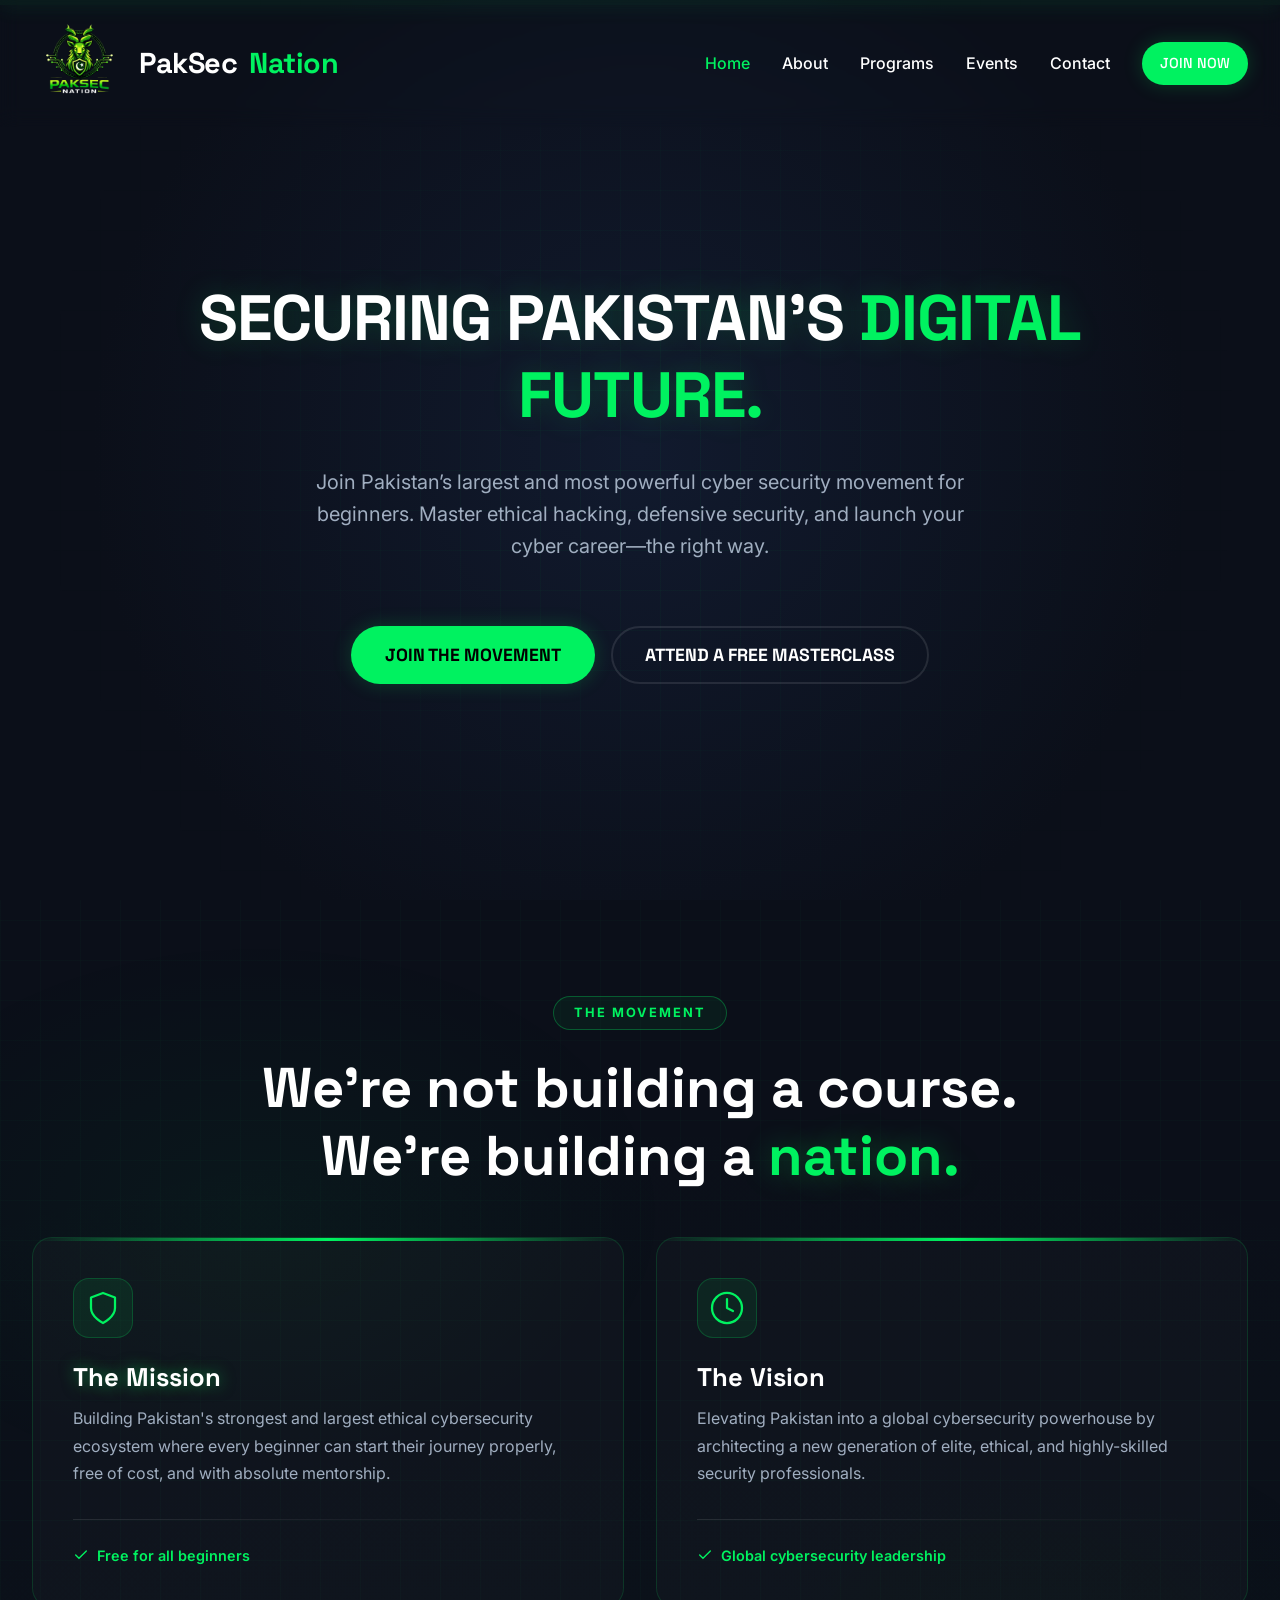
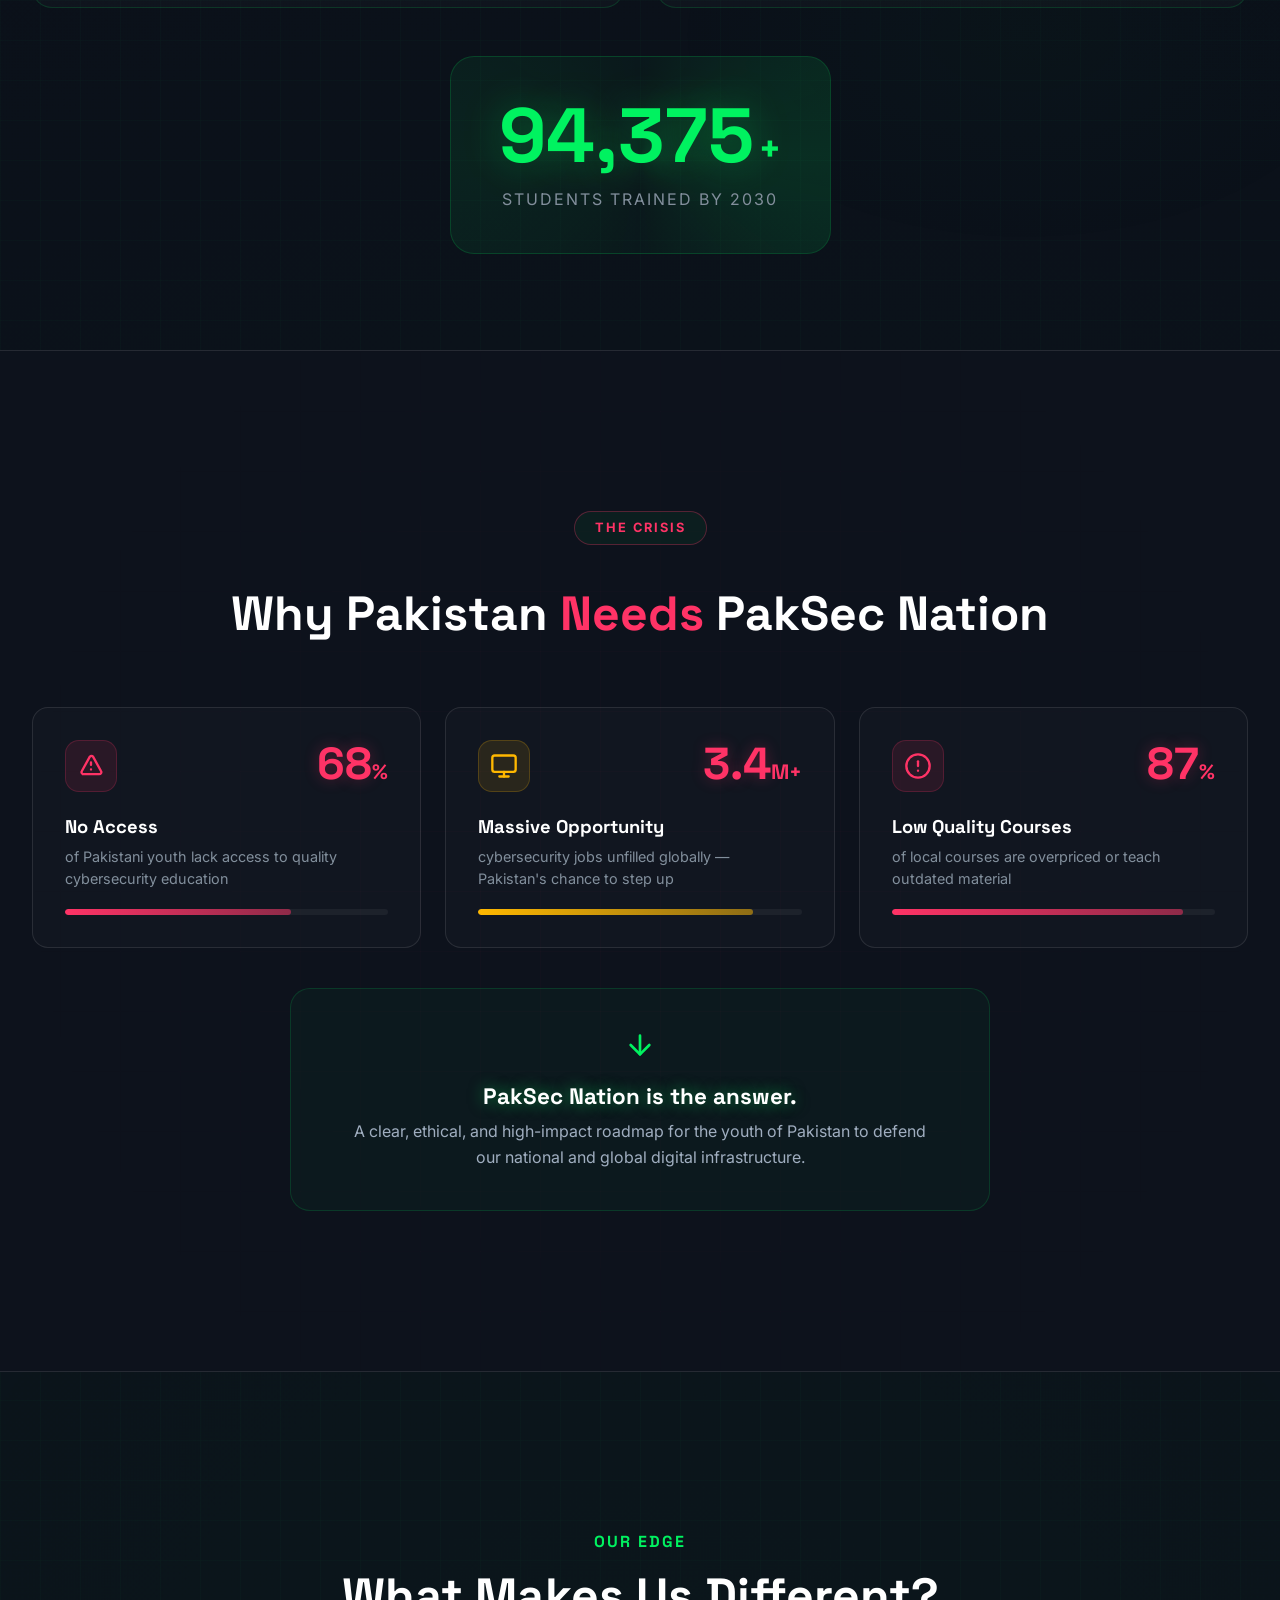
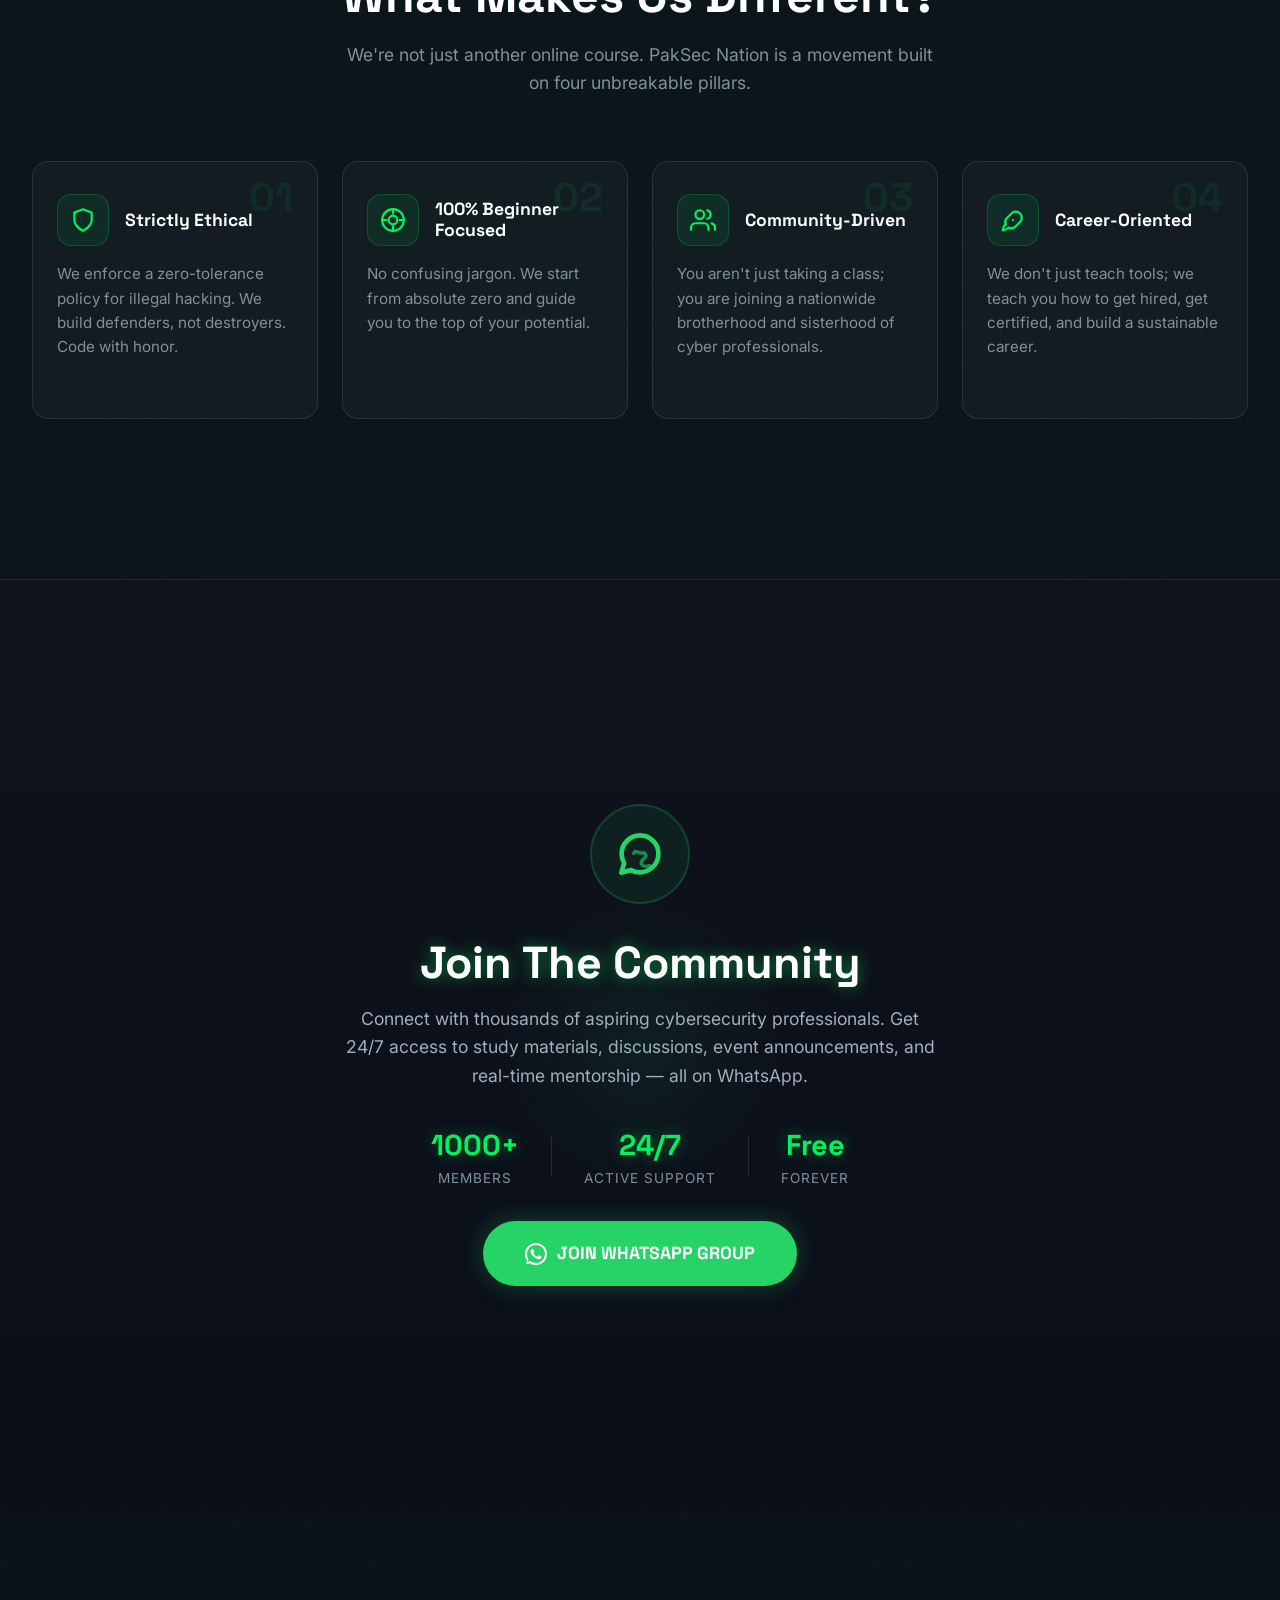
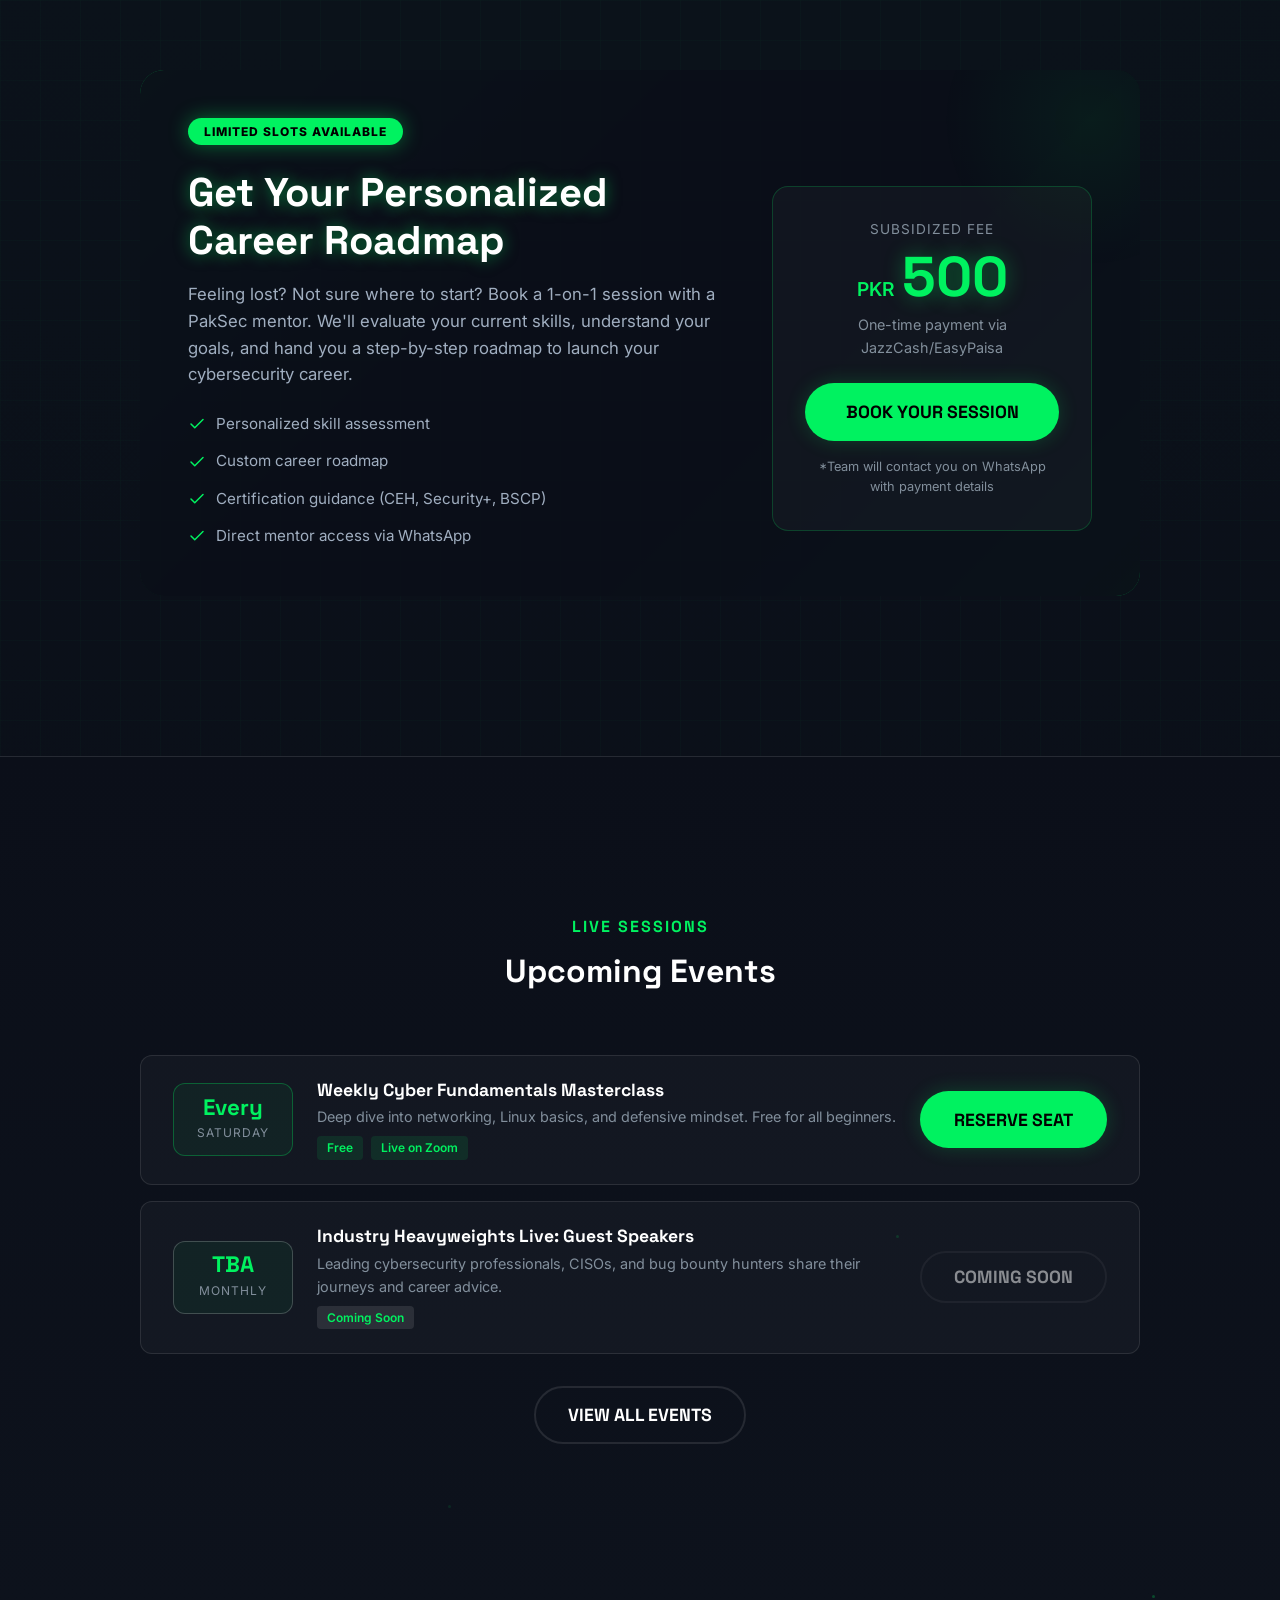
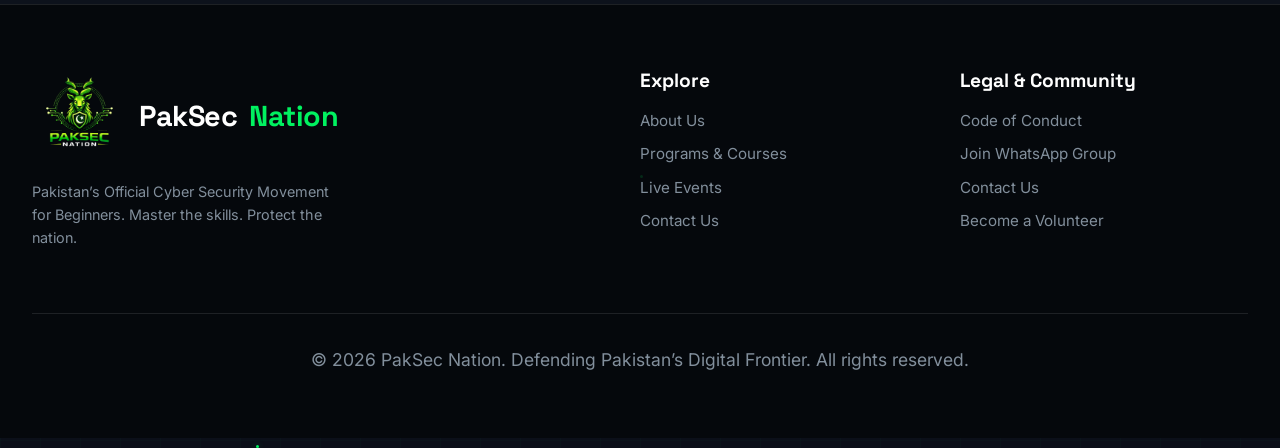
<file: index.html>
<!DOCTYPE html>
<html lang="en">

<head>
    <meta charset="UTF-8">
    <meta name="viewport" content="width=device-width, initial-scale=1.0">
    <title>PakSec Nation - Pakistan's Official Cyber Security Movement</title>
    <meta name="description"
        content="Join Pakistan’s largest and most powerful cyber security movement for beginners. Master ethical hacking, defensive security, and launch your cyber career.">
    <link rel="stylesheet" href="css/global.css">
    <style>
        /* Homepage Specific Styles */
        .hero {
            position: relative;
            min-height: 100vh;
            display: flex;
            align-items: center;
            justify-content: center;
            text-align: center;
            padding: 8rem 1.25rem 4rem;
            background: radial-gradient(circle at center, #111a2e 0%, var(--color-bg) 70%);
            overflow: hidden;
        }

        .hero::before {
            content: '';
            position: absolute;
            top: 0;
            left: 0;
            right: 0;
            bottom: 0;
            background-image:
                linear-gradient(rgba(0, 242, 96, 0.04) 1px, transparent 1px),
                linear-gradient(90deg, rgba(0, 242, 96, 0.04) 1px, transparent 1px);
            background-size: 40px 40px;
            background-position: center center;
            z-index: 1;
            mask-image: radial-gradient(circle at center, black 0%, transparent 80%);
            -webkit-mask-image: radial-gradient(circle at center, black 0%, transparent 80%);
            animation: gridMove 20s linear infinite;
        }

        @keyframes gridMove {
            0% {
                transform: translateY(0);
            }

            100% {
                transform: translateY(40px);
            }
        }

        .hero-content {
            position: relative;
            z-index: 2;
            max-width: 900px;
        }

        .hero h1 {
            color: #ffffff;
            margin-bottom: var(--space-md);
            animation: fadeInDown 1s ease-out;
            text-shadow: 0 0 30px rgba(0, 242, 96, 0.2);
        }

        .hero h1 span.highlight {
            color: var(--color-primary);
        }

        .hero p {
            font-size: 1.25rem;
            color: #a0aec0;
            max-width: 700px;
            margin: 0 auto var(--space-lg);
            animation: fadeInUp 1s ease-out 0.2s both;
        }

        .hero-cta {
            display: flex;
            gap: var(--space-sm);
            justify-content: center;
            flex-wrap: wrap;
            animation: fadeInUp 1s ease-out 0.4s both;
        }

        @media (max-width: 600px) {
            .hero {
                padding: 7rem 1rem 3rem;
                min-height: 100svh;
            }

            .hero p {
                font-size: 1rem;
            }

            .hero-cta {
                flex-direction: column;
                align-items: center;
            }

            .hero-cta .btn {
                width: 100%;
                max-width: 280px;
            }
        }

        /* Animations */
        @keyframes fadeInDown {
            from {
                opacity: 0;
                transform: translateY(-30px);
            }

            to {
                opacity: 1;
                transform: translateY(0);
            }
        }

        @keyframes fadeInUp {
            from {
                opacity: 0;
                transform: translateY(30px);
            }

            to {
                opacity: 1;
                transform: translateY(0);
            }
        }

        /* Mission Hero Section */
        .mission-hero-bg {
            position: absolute;
            inset: 0;
            background:
                radial-gradient(ellipse 600px 400px at 20% 30%, rgba(0, 242, 96, 0.04) 0%, transparent 70%),
                radial-gradient(ellipse 500px 300px at 80% 70%, rgba(0, 75, 35, 0.05) 0%, transparent 70%);
            pointer-events: none;
        }

        .mission-hero {
            position: relative;
            z-index: 1;
        }

        .mission-hero-header {
            text-align: center;
            margin-bottom: 3rem;
        }

        .mission-hero-tag {
            display: inline-block;
            border: 1px solid rgba(0, 242, 96, 0.3);
            color: var(--color-primary);
            padding: 6px 20px;
            border-radius: 100px;
            font-size: 0.8rem;
            font-weight: 700;
            text-transform: uppercase;
            letter-spacing: 2px;
            margin-bottom: 1.5rem;
            background: rgba(0, 242, 96, 0.05);
        }

        .mission-hero-grid {
            display: grid;
            grid-template-columns: 1fr 1fr;
            gap: 2rem;
            margin-bottom: 3rem;
        }

        .mission-hero-card {
            position: relative;
            border-radius: 20px;
            overflow: hidden;
            background: rgba(255, 255, 255, 0.02);
            border: 1px solid rgba(0, 242, 96, 0.15);
            transition: all 0.5s cubic-bezier(0.175, 0.885, 0.32, 1.275);
        }

        .mission-hero-card:hover {
            transform: translateY(-8px);
            border-color: var(--color-primary);
            box-shadow: 0 25px 50px rgba(0, 242, 96, 0.1), 0 0 40px rgba(0, 242, 96, 0.05);
        }

        .mission-hero-card-accent {
            position: absolute;
            top: 0;
            left: 0;
            right: 0;
            height: 3px;
            background: linear-gradient(90deg, transparent, var(--color-primary), transparent);
            animation: accentSlide 3s ease-in-out infinite;
        }

        .mission-hero-card-accent-2 {
            animation-delay: 1.5s;
        }

        @keyframes accentSlide {
            0%, 100% { transform: scaleX(0.3); opacity: 0.3; }
            50% { transform: scaleX(1); opacity: 1; }
        }

        .mission-hero-card-inner {
            padding: 2.5rem;
        }

        .mission-hero-icon {
            width: 60px;
            height: 60px;
            border-radius: 16px;
            background: rgba(0, 242, 96, 0.08);
            border: 1px solid rgba(0, 242, 96, 0.2);
            display: flex;
            align-items: center;
            justify-content: center;
            margin-bottom: 1.5rem;
            transition: all 0.4s ease;
        }

        .mission-hero-card:hover .mission-hero-icon {
            background: var(--color-primary);
            box-shadow: 0 0 30px rgba(0, 242, 96, 0.4);
            transform: rotate(-5deg) scale(1.05);
        }

        .mission-hero-card:hover .mission-hero-icon svg {
            stroke: #000;
        }

        .mission-hero-divider {
            height: 1px;
            background: linear-gradient(90deg, var(--color-border), transparent);
            margin: 1.5rem 0;
        }

        .mission-hero-tagline {
            display: flex;
            align-items: center;
            gap: 8px;
            color: var(--color-primary);
            font-size: 0.9rem;
            font-weight: 600;
        }

        /* Big Target Number */
        .mission-hero-target {
            text-align: center;
        }

        .mission-target-ring {
            display: inline-flex;
            flex-direction: column;
            align-items: center;
            padding: 2.5rem 3rem;
            border-radius: 24px;
            border: 1px solid rgba(0, 242, 96, 0.2);
            background: rgba(0, 242, 96, 0.03);
            position: relative;
            overflow: hidden;
        }

        .mission-target-ring::before {
            content: '';
            position: absolute;
            inset: -50%;
            background: conic-gradient(from 0deg, transparent, rgba(0, 242, 96, 0.1), transparent, rgba(0, 242, 96, 0.05), transparent);
            animation: ringRotate 8s linear infinite;
        }

        @keyframes ringRotate {
            from { transform: rotate(0deg); }
            to { transform: rotate(360deg); }
        }

        .mission-target-number {
            position: relative;
            z-index: 1;
            display: flex;
            align-items: baseline;
        }

        .mission-target-value {
            font-family: var(--font-heading);
            font-size: clamp(3rem, 6vw, 5rem);
            font-weight: 700;
            color: var(--color-primary);
            text-shadow: 0 0 40px rgba(0, 242, 96, 0.3);
            line-height: 1;
        }

        .mission-target-plus {
            font-family: var(--font-heading);
            font-size: clamp(1.5rem, 3vw, 2.5rem);
            font-weight: 700;
            color: var(--color-primary);
            margin-left: 4px;
        }

        .mission-target-label {
            position: relative;
            z-index: 1;
            color: var(--color-text-muted);
            font-size: 1rem;
            margin-top: 0.5rem;
            text-transform: uppercase;
            letter-spacing: 2px;
        }

        /* Why PakSec - New Card Layout */
        .why-grid-bg {
            position: absolute;
            inset: 0;
            background-image:
                linear-gradient(rgba(255, 51, 102, 0.02) 1px, transparent 1px),
                linear-gradient(90deg, rgba(255, 51, 102, 0.02) 1px, transparent 1px);
            background-size: 60px 60px;
            mask-image: radial-gradient(circle at center, black 20%, transparent 80%);
            -webkit-mask-image: radial-gradient(circle at center, black 20%, transparent 80%);
            pointer-events: none;
        }

        .why-cards-grid {
            display: grid;
            grid-template-columns: repeat(3, 1fr);
            gap: 1.5rem;
            margin-bottom: 2.5rem;
        }

        .why-card {
            padding: 2rem;
            background: rgba(255, 255, 255, 0.02);
            border: 1px solid var(--color-border);
            border-radius: 16px;
            transition: all 0.4s cubic-bezier(0.175, 0.885, 0.32, 1.275);
            position: relative;
            overflow: hidden;
        }

        .why-card::after {
            content: '';
            position: absolute;
            bottom: 0;
            left: 0;
            right: 0;
            height: 60%;
            background: linear-gradient(to top, rgba(255, 51, 102, 0.03), transparent);
            pointer-events: none;
            opacity: 0;
            transition: opacity 0.4s ease;
        }

        .why-card:hover {
            transform: translateY(-8px);
            border-color: rgba(255, 51, 102, 0.3);
            box-shadow: 0 20px 40px rgba(0, 0, 0, 0.3);
        }

        .why-card:hover::after {
            opacity: 1;
        }

        .why-card-top {
            display: flex;
            align-items: center;
            justify-content: space-between;
            margin-bottom: 1.5rem;
        }

        .why-card-icon-wrap {
            width: 52px;
            height: 52px;
            border-radius: 14px;
            display: flex;
            align-items: center;
            justify-content: center;
            transition: all 0.4s ease;
        }

        .why-card-icon-red {
            background: rgba(255, 51, 102, 0.1);
            border: 1px solid rgba(255, 51, 102, 0.2);
        }

        .why-card-icon-amber {
            background: rgba(255, 184, 0, 0.1);
            border: 1px solid rgba(255, 184, 0, 0.2);
        }

        .why-card:hover .why-card-icon-wrap {
            transform: scale(1.1);
        }

        .why-card-stat {
            text-align: right;
        }

        .why-card-number {
            font-family: var(--font-heading);
            font-size: 2.8rem;
            font-weight: 700;
            color: #FF3366;
            text-shadow: 0 0 15px rgba(255, 51, 102, 0.3);
            line-height: 1;
        }

        .why-card-unit {
            font-family: var(--font-heading);
            font-size: 1.3rem;
            font-weight: 700;
            color: #FF3366;
        }

        .why-card-title {
            color: #fff;
            font-size: 1.15rem;
            margin-bottom: 0.5rem;
            position: relative;
            z-index: 1;
        }

        .why-card-desc {
            color: var(--color-text-muted);
            font-size: 0.9rem;
            line-height: 1.5;
            margin-bottom: 1.2rem;
            position: relative;
            z-index: 1;
        }

        .why-card-bar {
            height: 6px;
            background: rgba(255, 255, 255, 0.05);
            border-radius: 3px;
            overflow: hidden;
            position: relative;
            z-index: 1;
        }

        .why-card-bar-fill {
            height: 100%;
            width: 0;
            background: linear-gradient(90deg, #FF3366, rgba(255, 51, 102, 0.5));
            border-radius: 3px;
            transition: width 1.5s cubic-bezier(0.25, 0.46, 0.45, 0.94);
        }

        .why-card-bar-amber {
            background: linear-gradient(90deg, #FFB800, rgba(255, 184, 0, 0.5));
        }

        .why-card-bar-fill.animate {
            width: var(--bar-width);
        }

        /* Why Solution */
        .why-solution {
            text-align: center;
            max-width: 700px;
            margin: 0 auto;
        }

        .why-solution-inner {
            padding: 2.5rem 2rem;
            border-radius: 20px;
            background: rgba(0, 242, 96, 0.03);
            border: 1px solid rgba(0, 242, 96, 0.15);
            position: relative;
        }

        .why-solution-arrow {
            margin-bottom: 1rem;
            animation: arrowBounce 2s ease-in-out infinite;
        }

        @keyframes arrowBounce {
            0%, 100% { transform: translateY(0); }
            50% { transform: translateY(8px); }
        }

        /* Differentiators Grid */
        .diff-grid {
            display: grid;
            grid-template-columns: repeat(4, 1fr);
            gap: 1.5rem;
            margin-top: 2rem;
        }

        .diff-card {
            position: relative;
            padding: 2rem 1.5rem;
            background: var(--color-surface);
            border: 1px solid var(--color-border);
            border-radius: 16px;
            transition: all 0.4s cubic-bezier(0.175, 0.885, 0.32, 1.275);
            overflow: hidden;
        }

        .diff-card::before {
            content: '';
            position: absolute;
            top: 0;
            left: 0;
            right: 0;
            bottom: 0;
            background: linear-gradient(135deg, rgba(0, 242, 96, 0.05) 0%, transparent 50%);
            opacity: 0;
            transition: opacity 0.4s ease;
            border-radius: 16px;
        }

        .diff-card:hover {
            transform: translateY(-10px);
            border-color: var(--color-primary);
            box-shadow: 0 20px 40px rgba(0, 242, 96, 0.12);
        }

        .diff-card:hover::before {
            opacity: 1;
        }

        .diff-card-number {
            position: absolute;
            top: 1rem;
            right: 1.5rem;
            font-family: var(--font-heading);
            font-size: 2.5rem;
            font-weight: 700;
            color: rgba(0, 242, 96, 0.08);
            line-height: 1;
            transition: color 0.4s ease;
        }

        .diff-card:hover .diff-card-number {
            color: rgba(0, 242, 96, 0.15);
        }

        .diff-card-header {
            display: flex;
            align-items: center;
            gap: 1rem;
            margin-bottom: 1rem;
        }

        .diff-card-icon {
            flex-shrink: 0;
            width: 52px;
            height: 52px;
            border-radius: 14px;
            background: rgba(0, 242, 96, 0.08);
            border: 1px solid rgba(0, 242, 96, 0.2);
            display: flex;
            align-items: center;
            justify-content: center;
            transition: all 0.4s ease;
        }

        .diff-card-icon svg {
            width: 26px;
            height: 26px;
            stroke: var(--color-primary);
            transition: all 0.4s ease;
        }

        .diff-card:hover .diff-card-icon {
            background: var(--color-primary);
            box-shadow: 0 0 25px rgba(0, 242, 96, 0.4);
            transform: rotate(-5deg) scale(1.05);
        }

        .diff-card:hover .diff-card-icon svg {
            stroke: #000;
        }

        .diff-card h4 {
            color: #fff;
            font-size: 1.1rem;
            margin-bottom: 0;
        }

        .diff-card p {
            font-size: 0.95rem;
            margin-bottom: 0;
            position: relative;
            z-index: 1;
        }

        .diff-card-line {
            margin-top: 1.5rem;
            height: 2px;
            background: linear-gradient(90deg, var(--color-primary), transparent);
            transform: scaleX(0);
            transform-origin: left;
            transition: transform 0.5s ease;
        }

        .diff-card:hover .diff-card-line {
            transform: scaleX(1);
        }

        @media (max-width: 1024px) {
            .diff-grid {
                grid-template-columns: repeat(2, 1fr);
            }
        }

        @media (max-width: 768px) {
            .diff-grid {
                grid-template-columns: repeat(2, 1fr);
                gap: 1rem;
            }

            .mission-hero-grid {
                grid-template-columns: 1fr;
                gap: 1.5rem;
            }

            .mission-hero-card-inner {
                padding: 2rem 1.5rem;
            }

            .mission-target-value {
                font-size: 3rem;
            }

            .why-cards-grid {
                grid-template-columns: 1fr;
                gap: 1rem;
            }

            .why-card-number {
                font-size: 2.2rem;
            }

            .why-card-top {
                margin-bottom: 1rem;
            }
        }

        @media (max-width: 480px) {
            .diff-grid {
                grid-template-columns: 1fr;
            }

            .diff-card-icon {
                width: 44px;
                height: 44px;
            }

            .diff-card-icon svg {
                width: 22px;
                height: 22px;
            }

            .mission-hero-tag {
                font-size: 0.7rem;
                padding: 5px 14px;
            }

            .mission-target-ring {
                padding: 2rem;
            }
        }

        /* WhatsApp Community Section */
        .whatsapp-section {
            position: relative;
            text-align: center;
            padding: 4rem 2rem;
            max-width: 700px;
            margin: 0 auto;
        }

        .whatsapp-glow-ring {
            position: absolute;
            top: 50%;
            left: 50%;
            transform: translate(-50%, -50%);
            width: 300px;
            height: 300px;
            border-radius: 50%;
            background: radial-gradient(circle, rgba(37, 211, 102, 0.08) 0%, transparent 70%);
            pointer-events: none;
            animation: whatsappPulse 3s ease-in-out infinite;
        }

        @keyframes whatsappPulse {
            0%, 100% { transform: translate(-50%, -50%) scale(1); opacity: 0.6; }
            50% { transform: translate(-50%, -50%) scale(1.15); opacity: 1; }
        }

        .whatsapp-content {
            position: relative;
            z-index: 1;
        }

        .whatsapp-icon-pulse {
            display: inline-flex;
            align-items: center;
            justify-content: center;
            width: 100px;
            height: 100px;
            border-radius: 50%;
            background: rgba(37, 211, 102, 0.08);
            border: 2px solid rgba(37, 211, 102, 0.2);
            margin-bottom: 2rem;
            animation: iconFloat 3s ease-in-out infinite;
        }

        @keyframes iconFloat {
            0%, 100% { transform: translateY(0); }
            50% { transform: translateY(-8px); }
        }

        .whatsapp-stats {
            display: flex;
            justify-content: center;
            align-items: center;
            gap: 2rem;
            margin-bottom: 2rem;
        }

        .stat-item {
            display: flex;
            flex-direction: column;
            align-items: center;
        }

        .stat-number {
            font-family: var(--font-heading);
            font-size: 1.8rem;
            font-weight: 700;
            color: var(--color-primary);
            text-shadow: 0 0 15px rgba(0, 242, 96, 0.4);
        }

        .stat-label {
            font-size: 0.85rem;
            color: var(--color-text-muted);
            text-transform: uppercase;
            letter-spacing: 1px;
        }

        .stat-divider {
            width: 1px;
            height: 40px;
            background: var(--color-border);
        }

        .btn-whatsapp {
            display: inline-flex;
            align-items: center;
            gap: 10px;
            background: #25D366;
            color: #fff;
            padding: 1rem 2.5rem;
            font-size: 1.1rem;
            border-radius: 200px;
            font-family: var(--font-heading);
            font-weight: 700;
            text-transform: uppercase;
            transition: all 0.3s ease;
            box-shadow: 0 0 25px rgba(37, 211, 102, 0.3);
        }

        .btn-whatsapp:hover {
            background: #1EBE57;
            color: #fff;
            transform: translateY(-3px);
            box-shadow: 0 8px 30px rgba(37, 211, 102, 0.4);
        }

        .btn-whatsapp svg {
            fill: #fff;
        }

        /* Consultation Section */
        .consultation-card {
            position: relative;
            max-width: 1000px;
            margin: 0 auto;
            border-radius: 24px;
            overflow: hidden;
        }

        .consultation-border-glow {
            position: absolute;
            inset: -1px;
            border-radius: 25px;
            background: linear-gradient(135deg, rgba(0, 242, 96, 0.3), transparent 40%, transparent 60%, rgba(0, 242, 96, 0.3));
            z-index: 0;
            animation: borderRotate 6s linear infinite;
        }

        @keyframes borderRotate {
            0% { filter: hue-rotate(0deg); }
            100% { filter: hue-rotate(360deg); }
        }

        .consultation-inner {
            position: relative;
            z-index: 1;
            background: rgba(11, 15, 25, 0.95);
            border-radius: 24px;
            padding: 3rem;
            overflow: hidden;
        }

        .consultation-inner::before {
            content: '';
            position: absolute;
            top: -100px;
            right: -100px;
            width: 300px;
            height: 300px;
            background: radial-gradient(circle, rgba(0, 242, 96, 0.06) 0%, transparent 70%);
            pointer-events: none;
        }

        .consultation-badge {
            display: inline-block;
            background: var(--color-primary);
            color: #000;
            padding: 4px 16px;
            border-radius: 100px;
            font-size: 0.75rem;
            font-weight: 800;
            text-transform: uppercase;
            letter-spacing: 1px;
            margin-bottom: 1.5rem;
            box-shadow: 0 0 20px rgba(0, 242, 96, 0.4);
            animation: badgePulse 2s ease-in-out infinite;
        }

        @keyframes badgePulse {
            0%, 100% { box-shadow: 0 0 20px rgba(0, 242, 96, 0.4); }
            50% { box-shadow: 0 0 30px rgba(0, 242, 96, 0.6); }
        }

        .consultation-grid {
            display: grid;
            grid-template-columns: 1fr 320px;
            gap: 3rem;
            align-items: center;
        }

        .consultation-features {
            list-style: none;
            display: flex;
            flex-direction: column;
            gap: 0.8rem;
        }

        .consultation-features li {
            display: flex;
            align-items: center;
            gap: 10px;
            color: #a0aec0;
            font-size: 0.95rem;
        }

        .price-card {
            text-align: center;
            background: rgba(255, 255, 255, 0.03);
            border: 1px solid rgba(0, 242, 96, 0.2);
            border-radius: 16px;
            padding: 2rem;
            transition: all 0.4s ease;
        }

        .price-card:hover {
            border-color: var(--color-primary);
            box-shadow: 0 0 30px rgba(0, 242, 96, 0.15);
            transform: translateY(-5px);
        }

        .price-label {
            display: block;
            font-size: 0.85rem;
            color: var(--color-text-muted);
            text-transform: uppercase;
            letter-spacing: 1px;
            margin-bottom: 0.5rem;
        }

        .price-amount {
            display: flex;
            align-items: baseline;
            justify-content: center;
            gap: 8px;
            margin-bottom: 0.5rem;
        }

        .price-currency {
            font-size: 1.2rem;
            color: var(--color-primary);
            font-weight: 600;
        }

        .price-value {
            font-family: var(--font-heading);
            font-size: 3.5rem;
            font-weight: 700;
            color: var(--color-primary);
            text-shadow: 0 0 20px rgba(0, 242, 96, 0.4);
            line-height: 1;
        }

        /* Events Preview Section */
        .events-preview {
            display: flex;
            flex-direction: column;
            gap: 1rem;
            max-width: 1000px;
            margin: 0 auto;
        }

        .event-card {
            display: grid;
            grid-template-columns: 120px 1fr auto;
            align-items: center;
            gap: 1.5rem;
            padding: 1.5rem 2rem;
            background: var(--color-surface);
            border: 1px solid var(--color-border);
            border-radius: 12px;
            transition: all 0.4s cubic-bezier(0.175, 0.885, 0.32, 1.275);
            position: relative;
            overflow: hidden;
        }

        .event-card::before {
            content: '';
            position: absolute;
            top: 0;
            left: 0;
            width: 3px;
            height: 100%;
            background: var(--color-primary);
            transform: scaleY(0);
            transition: transform 0.3s ease;
        }

        .event-card:hover {
            border-color: var(--color-primary);
            transform: translateX(8px);
            box-shadow: 0 10px 30px rgba(0, 242, 96, 0.1);
        }

        .event-card:hover::before {
            transform: scaleY(1);
        }

        .event-card-date {
            text-align: center;
            border: 1px solid rgba(0, 242, 96, 0.3);
            border-radius: 12px;
            padding: 0.8rem;
            background: rgba(0, 242, 96, 0.05);
        }

        .event-day {
            display: block;
            font-family: var(--font-heading);
            font-size: 1.4rem;
            font-weight: 700;
            color: var(--color-primary);
            line-height: 1;
        }

        .event-weekday {
            display: block;
            font-size: 0.75rem;
            color: var(--color-text-muted);
            text-transform: uppercase;
            letter-spacing: 1px;
            margin-top: 4px;
        }

        .event-card-info h4 {
            color: #fff;
            font-size: 1.1rem;
            margin-bottom: 0.3rem;
        }

        .event-card-info p {
            font-size: 0.9rem;
            color: var(--color-text-muted);
            margin-bottom: 0.5rem;
        }

        .event-card-tags {
            display: flex;
            gap: 0.5rem;
            flex-wrap: wrap;
        }

        .event-tag {
            display: inline-block;
            background: rgba(0, 242, 96, 0.1);
            color: var(--color-primary);
            padding: 2px 10px;
            border-radius: 4px;
            font-size: 0.75rem;
            font-weight: 600;
        }

        /* Enhanced Animations */
        .glass-card {
            transform-style: preserve-3d;
            perspective: 1000px;
        }

        /* Counter animation for stats */
        @keyframes countUp {
            from { opacity: 0; transform: translateY(10px); }
            to { opacity: 1; transform: translateY(0); }
        }

        .stat-item {
            animation: countUp 0.6s ease-out both;
        }

        .stat-item:nth-child(1) { animation-delay: 0.2s; }
        .stat-item:nth-child(3) { animation-delay: 0.4s; }
        .stat-item:nth-child(5) { animation-delay: 0.6s; }

        @media (max-width: 768px) {
            .consultation-grid {
                grid-template-columns: 1fr;
                gap: 2rem;
            }

            .consultation-inner {
                padding: 2rem 1.5rem;
            }

            .event-card {
                grid-template-columns: 80px 1fr;
                gap: 1rem;
                padding: 1.2rem;
            }

            .event-card-action {
                grid-column: 1 / -1;
            }

            .whatsapp-section {
                padding: 3rem 1rem;
            }

            .whatsapp-stats {
                gap: 1.2rem;
            }

            .stat-number {
                font-size: 1.4rem;
            }

            .btn-whatsapp {
                padding: 0.8rem 2rem;
                font-size: 0.95rem;
            }

            .whatsapp-icon-pulse {
                width: 80px;
                height: 80px;
            }

            .whatsapp-icon-pulse svg {
                width: 40px;
                height: 40px;
            }
        }

        @media (max-width: 480px) {
            .event-card {
                grid-template-columns: 1fr;
                text-align: center;
            }

            .event-card-date {
                display: flex;
                gap: 0.5rem;
                justify-content: center;
                align-items: baseline;
                border: none;
                background: none;
                padding: 0;
            }

            .event-day {
                font-size: 1.2rem;
            }

            .event-card-tags {
                justify-content: center;
            }

            .stat-divider {
                width: 40px;
                height: 1px;
            }
        }
    </style>
</head>

<body>
    <div class="scanline"></div>


    <!-- Navigation -->
    <nav class="navbar" style="background: transparent; border-bottom: none;">
        <div class="container">
            <a href="index.html" class="nav-brand">
                <img src="assets/DSADas.png" alt="PakSec Nation Logo">

                PakSec<span>Nation</span>
            </a>
            <button class="mobile-menu-btn">&#9776;</button>
            <div class="nav-links">
                <a href="index.html" class="active">Home</a>
                <a href="about.html">About</a>
                <a href="programs.html">Programs</a>
                <a href="events.html">Events</a>
                <a href="contact.html">Contact</a>
                <a href="join.html" class="btn btn-primary" style="padding: 0.5rem 1rem; font-size: 0.9rem;">Join
                    Now</a>
            </div>
        </div>
    </nav>

    <!-- Hero Section -->
    <header class="hero">
        <div class="hero-content">
            <h1>Securing Pakistan's <span class="highlight">Digital Future.</span></h1>
            <p>Join Pakistan’s largest and most powerful cyber security movement for beginners. Master ethical hacking,
                defensive security, and launch your cyber career—the right way.</p>
            <div class="hero-cta">
                <a href="join.html" class="btn btn-primary">Join The Movement</a>
                <a href="programs.html" class="btn btn-secondary">Attend a Free Masterclass</a>
            </div>
        </div>
    </header>

    <!-- Mission & Vision -->
    <section class="section" style="position: relative; overflow: hidden; padding-top: 6rem; padding-bottom: 6rem;">
        <!-- Animated gradient background -->
        <div class="mission-hero-bg"></div>

        <div class="container">
            <div class="mission-hero">
                <div class="mission-hero-header reveal">
                    <div class="mission-hero-tag">The Movement</div>
                    <h2 style="font-size: clamp(2.2rem, 5vw, 3.5rem); margin-bottom: 0.5rem;">
                        We're not building a course.<br>We're building a <span style="color: var(--color-primary); text-shadow: 0 0 30px rgba(0, 242, 96, 0.3);">nation.</span>
                    </h2>
                </div>

                <div class="mission-hero-grid">
                    <div class="mission-hero-card reveal-left">
                        <div class="mission-hero-card-accent"></div>
                        <div class="mission-hero-card-inner">
                            <div class="mission-hero-icon">
                                <svg viewBox="0 0 24 24" fill="none" stroke="#00F260" stroke-width="1.5" stroke-linecap="round" stroke-linejoin="round" width="36" height="36">
                                    <path d="M12 22s8-4 8-10V5l-8-3-8 3v7c0 6 8 10 8 10z" />
                                </svg>
                            </div>
                            <h3 class="glow-text" style="font-size: 1.6rem; margin-bottom: 0.8rem;">The Mission</h3>
                            <p style="font-size: 1rem; color: #a0aec0; line-height: 1.7;">Building Pakistan's strongest and largest ethical cybersecurity ecosystem where every beginner can start their journey properly, free of cost, and with absolute mentorship.</p>
                            <div class="mission-hero-divider"></div>
                            <div class="mission-hero-tagline">
                                <svg viewBox="0 0 24 24" width="16" height="16" fill="none" stroke="#00F260" stroke-width="2" stroke-linecap="round"><polyline points="20 6 9 17 4 12"/></svg>
                                Free for all beginners
                            </div>
                        </div>
                    </div>

                    <div class="mission-hero-card mission-hero-card-light reveal-right delay-200">
                        <div class="mission-hero-card-accent mission-hero-card-accent-2"></div>
                        <div class="mission-hero-card-inner">
                            <div class="mission-hero-icon">
                                <svg viewBox="0 0 24 24" fill="none" stroke="#00F260" stroke-width="1.5" stroke-linecap="round" stroke-linejoin="round" width="36" height="36">
                                    <circle cx="12" cy="12" r="10" />
                                    <path d="M12 6v6l4 2" />
                                </svg>
                            </div>
                            <h3 style="font-size: 1.6rem; margin-bottom: 0.8rem; color: #fff;">The Vision</h3>
                            <p style="font-size: 1rem; color: #a0aec0; line-height: 1.7;">Elevating Pakistan into a global cybersecurity powerhouse by architecting a new generation of elite, ethical, and highly-skilled security professionals.</p>
                            <div class="mission-hero-divider"></div>
                            <div class="mission-hero-tagline">
                                <svg viewBox="0 0 24 24" width="16" height="16" fill="none" stroke="#00F260" stroke-width="2" stroke-linecap="round"><polyline points="20 6 9 17 4 12"/></svg>
                                Global cybersecurity leadership
                            </div>
                        </div>
                    </div>
                </div>

                <!-- Big number callout -->
                <div class="mission-hero-target reveal-scale delay-300">
                    <div class="mission-target-ring">
                        <div class="mission-target-number">
                            <span class="mission-target-value" data-target="100000">0</span>
                            <span class="mission-target-plus">+</span>
                        </div>
                        <div class="mission-target-label">students trained by 2030</div>
                    </div>
                </div>
            </div>
        </div>
    </section>

    <!-- Why Us Container -->
    <section class="section why-section"
        style="background-color: #0d121c; border-top: 1px solid var(--color-border); border-bottom: 1px solid var(--color-border); position: relative; overflow: hidden;">
        <div class="why-grid-bg"></div>
        <div class="container">
            <div class="text-center mb-3 reveal">
                <div class="mission-hero-tag" style="border-color: rgba(255, 51, 102, 0.3); color: #FF3366;">The Crisis</div>
                <h2 style="font-size: clamp(2rem, 4vw, 3rem); margin-top: 1rem;">Why Pakistan <span style="color: #FF3366;">Needs</span> PakSec Nation</h2>
            </div>

            <div class="why-cards-grid">
                <div class="why-card reveal-left">
                    <div class="why-card-top">
                        <div class="why-card-icon-wrap why-card-icon-red">
                            <svg viewBox="0 0 24 24" fill="none" stroke="#FF3366" stroke-width="2" stroke-linecap="round" stroke-linejoin="round" width="28" height="28">
                                <path d="M12 9v2m0 4h.01m-6.938 4h13.856c1.54 0 2.502-1.667 1.732-2.5L13.732 4c-.77-.833-1.964-.833-2.732 0L4.082 16.5c-.77.833.192 2.5 1.732 2.5z"/>
                            </svg>
                        </div>
                        <div class="why-card-stat">
                            <span class="why-card-number" data-target="70">0</span><span class="why-card-unit">%</span>
                        </div>
                    </div>
                    <h4 class="why-card-title">No Access</h4>
                    <p class="why-card-desc">of Pakistani youth lack access to quality cybersecurity education</p>
                    <div class="why-card-bar">
                        <div class="why-card-bar-fill" data-width="70"></div>
                    </div>
                </div>

                <div class="why-card reveal-scale delay-100">
                    <div class="why-card-top">
                        <div class="why-card-icon-wrap why-card-icon-amber">
                            <svg viewBox="0 0 24 24" fill="none" stroke="#FFB800" stroke-width="2" stroke-linecap="round" stroke-linejoin="round" width="28" height="28">
                                <rect x="2" y="3" width="20" height="14" rx="2" ry="2"/>
                                <line x1="8" y1="21" x2="16" y2="21"/>
                                <line x1="12" y1="17" x2="12" y2="21"/>
                            </svg>
                        </div>
                        <div class="why-card-stat">
                            <span class="why-card-number" data-target="3.5">0</span><span class="why-card-unit">M+</span>
                        </div>
                    </div>
                    <h4 class="why-card-title">Massive Opportunity</h4>
                    <p class="why-card-desc">cybersecurity jobs unfilled globally — Pakistan's chance to step up</p>
                    <div class="why-card-bar">
                        <div class="why-card-bar-fill why-card-bar-amber" data-width="85"></div>
                    </div>
                </div>

                <div class="why-card reveal-right delay-200">
                    <div class="why-card-top">
                        <div class="why-card-icon-wrap why-card-icon-red">
                            <svg viewBox="0 0 24 24" fill="none" stroke="#FF3366" stroke-width="2" stroke-linecap="round" stroke-linejoin="round" width="28" height="28">
                                <circle cx="12" cy="12" r="10"/>
                                <line x1="12" y1="8" x2="12" y2="12"/>
                                <line x1="12" y1="16" x2="12.01" y2="16"/>
                            </svg>
                        </div>
                        <div class="why-card-stat">
                            <span class="why-card-number" data-target="90">0</span><span class="why-card-unit">%</span>
                        </div>
                    </div>
                    <h4 class="why-card-title">Low Quality Courses</h4>
                    <p class="why-card-desc">of local courses are overpriced or teach outdated material</p>
                    <div class="why-card-bar">
                        <div class="why-card-bar-fill" data-width="90"></div>
                    </div>
                </div>
            </div>

            <div class="why-solution reveal-scale delay-300">
                <div class="why-solution-inner">
                    <div class="why-solution-arrow">
                        <svg viewBox="0 0 24 24" width="32" height="32" fill="none" stroke="#00F260" stroke-width="2" stroke-linecap="round" stroke-linejoin="round">
                            <line x1="12" y1="5" x2="12" y2="19"/>
                            <polyline points="19 12 12 19 5 12"/>
                        </svg>
                    </div>
                    <h3 class="glow-text" style="font-size: 1.4rem; margin-bottom: 0.5rem;">PakSec Nation is the answer.</h3>
                    <p style="color: #a0aec0; max-width: 600px; margin: 0 auto; font-size: 1rem;">A clear, ethical, and high-impact roadmap for the youth of Pakistan to defend our national and global digital infrastructure.</p>
                </div>
            </div>
        </div>
    </section>

    <!-- Core Differentiators -->
    <section class="section" style="position: relative; overflow: hidden;">
        <div class="container">
            <div class="text-center mb-3 reveal">
                <h2
                    style="color: var(--color-primary); font-size: 1rem; text-transform: uppercase; letter-spacing: 2px;">
                    Our Edge</h2>
                <h2>What Makes Us Different?</h2>
                <p style="max-width: 600px; margin: 0.5rem auto 0;">We're not just another online course. PakSec Nation is a movement built on four unbreakable pillars.</p>
            </div>

            <div class="diff-grid">
                <div class="diff-card reveal-scale">
                    <div class="diff-card-number">01</div>
                    <div class="diff-card-header">
                        <div class="diff-card-icon">
                            <svg viewBox="0 0 24 24" fill="none" stroke-width="2" stroke-linecap="round" stroke-linejoin="round">
                                <path d="M12 22s8-4 8-10V5l-8-3-8 3v7c0 6 8 10 8 10z" />
                            </svg>
                        </div>
                        <h4>Strictly Ethical</h4>
                    </div>
                    <p>We enforce a zero-tolerance policy for illegal hacking. We build defenders, not destroyers. Code with honor.</p>
                    <div class="diff-card-line"></div>
                </div>

                <div class="diff-card reveal-scale delay-100">
                    <div class="diff-card-number">02</div>
                    <div class="diff-card-header">
                        <div class="diff-card-icon">
                            <svg viewBox="0 0 24 24" fill="none" stroke-width="2" stroke-linecap="round" stroke-linejoin="round">
                                <circle cx="12" cy="12" r="10" />
                                <circle cx="12" cy="12" r="4" />
                                <path d="M12 2v4m0 12v4M2 12h4m12 0h4" />
                            </svg>
                        </div>
                        <h4>100% Beginner Focused</h4>
                    </div>
                    <p>No confusing jargon. We start from absolute zero and guide you to the top of your potential.</p>
                    <div class="diff-card-line"></div>
                </div>

                <div class="diff-card reveal-scale delay-200">
                    <div class="diff-card-number">03</div>
                    <div class="diff-card-header">
                        <div class="diff-card-icon">
                            <svg viewBox="0 0 24 24" fill="none" stroke-width="2" stroke-linecap="round" stroke-linejoin="round">
                                <path d="M17 21v-2a4 4 0 0 0-4-4H5a4 4 0 0 0-4 4v2"></path>
                                <circle cx="9" cy="7" r="4"></circle>
                                <path d="M23 21v-2a4 4 0 0 0-3-3.87"></path>
                                <path d="M16 3.13a4 4 0 0 1 0 7.75"></path>
                            </svg>
                        </div>
                        <h4>Community-Driven</h4>
                    </div>
                    <p>You aren't just taking a class; you are joining a nationwide brotherhood and sisterhood of cyber professionals.</p>
                    <div class="diff-card-line"></div>
                </div>

                <div class="diff-card reveal-scale delay-300">
                    <div class="diff-card-number">04</div>
                    <div class="diff-card-header">
                        <div class="diff-card-icon">
                            <svg viewBox="0 0 24 24" fill="none" stroke-width="2" stroke-linecap="round" stroke-linejoin="round">
                                <path d="M4.5 16.5c-1.5 1.26-2 5-2 5s3.74-.5 5-2l.5-.5a5.4 5.4 0 005.82-.6l4.63-4.63a5.54 5.54 0 00-7.85-7.85l-4.63 4.63a5.4 5.4 0 00-.6 5.82zM12 12l.01.01" />
                            </svg>
                        </div>
                        <h4>Career-Oriented</h4>
                    </div>
                    <p>We don't just teach tools; we teach you how to get hired, get certified, and build a sustainable career.</p>
                    <div class="diff-card-line"></div>
                </div>
            </div>
        </div>
    </section>

    <!-- Join WhatsApp Community -->
    <section class="section"
        style="background: linear-gradient(180deg, #0d121c 0%, var(--color-bg) 100%); border-top: 1px solid var(--color-border);">
        <div class="container">
            <div class="whatsapp-section">
                <div class="whatsapp-glow-ring"></div>
                <div class="whatsapp-content reveal-scale">
                    <div class="whatsapp-icon-pulse">
                        <svg viewBox="0 0 24 24" fill="none" width="56" height="56">
                            <path
                                d="M17.6 6.32A7.85 7.85 0 0012.05 4c-4.38 0-7.93 3.55-7.93 7.93a7.9 7.9 0 001.07 3.97L4 20l4.14-1.09a7.92 7.92 0 003.78.97h.01c4.38 0 7.94-3.55 7.94-7.93a7.87 7.87 0 00-2.27-5.63z"
                                stroke="#25D366" stroke-width="2" stroke-linecap="round" stroke-linejoin="round" />
                            <path
                                d="M9.27 11.68c.16-.46.76-.77 1.32-.65a4.5 4.5 0 002.08.53c.23 0 .46-.01.68-.04.63-.08 1.18.42 1.18 1.06 0 .17-.04.33-.1.48-.17.42-.52.78-.92 1.14-.48.42-1.01.74-1.01 1.52 0 .5.27.96.7 1.22a2.8 2.8 0 001.28.32c.38 0 .76-.05 1.13-.15a1.06 1.06 0 011.02.24"
                                stroke="#25D366" stroke-width="1.5" stroke-linecap="round" stroke-linejoin="round"
                                opacity="0.6" />
                        </svg>
                    </div>
                    <h2 class="glow-text" style="font-size: clamp(1.8rem, 4vw, 2.8rem); margin-bottom: 1rem;">
                        Join The Community</h2>
                    <p style="max-width: 600px; margin: 0 auto 2rem; color: #a0aec0; font-size: 1.1rem;">
                        Connect with thousands of aspiring cybersecurity professionals. Get 24/7 access to study
                        materials, discussions, event announcements, and real-time mentorship — all on WhatsApp.
                    </p>
                    <div class="whatsapp-stats">
                        <div class="stat-item">
                            <span class="stat-number">1000+</span>
                            <span class="stat-label">Members</span>
                        </div>
                        <div class="stat-divider"></div>
                        <div class="stat-item">
                            <span class="stat-number">24/7</span>
                            <span class="stat-label">Active Support</span>
                        </div>
                        <div class="stat-divider"></div>
                        <div class="stat-item">
                            <span class="stat-number">Free</span>
                            <span class="stat-label">Forever</span>
                        </div>
                    </div>
                    <a href="https://chat.whatsapp.com/YOUR_WHATSAPP_INVITE_LINK" target="_blank" rel="noopener"
                        class="btn btn-whatsapp">
                        <svg viewBox="0 0 24 24" width="22" height="22" fill="currentColor">
                            <path
                                d="M17.472 14.382c-.297-.149-1.758-.867-2.03-.967-.273-.099-.471-.148-.67.15-.197.297-.767.966-.94 1.164-.173.199-.347.223-.644.075-.297-.15-1.255-.463-2.39-1.475-.883-.788-1.48-1.761-1.653-2.059-.173-.297-.018-.458.13-.606.134-.133.298-.347.446-.52.149-.174.198-.298.298-.497.099-.198.05-.371-.025-.52-.075-.149-.669-1.612-.916-2.207-.242-.579-.487-.5-.669-.51-.173-.008-.371-.01-.57-.01-.198 0-.52.074-.792.372-.272.297-1.04 1.016-1.04 2.479 0 1.462 1.065 2.875 1.213 3.074.149.198 2.096 3.2 5.077 4.487.709.306 1.262.489 1.694.625.712.227 1.36.195 1.871.118.571-.085 1.758-.719 2.006-1.413.248-.694.248-1.289.173-1.413-.074-.124-.272-.198-.57-.347z" />
                            <path
                                d="M12 0C5.373 0 0 5.373 0 12c0 2.625.846 5.059 2.284 7.034L.789 23.492l4.647-1.514A11.945 11.945 0 0012 24c6.627 0 12-5.373 12-12S18.627 0 12 0zm0 21.75c-2.16 0-4.17-.66-5.82-1.785l-.42-.27-2.76.9.87-2.67-.28-.45A9.708 9.708 0 012.25 12c0-5.385 4.365-9.75 9.75-9.75S21.75 6.615 21.75 12s-4.365 9.75-9.75 9.75z" />
                        </svg>
                        Join WhatsApp Group
                    </a>
                </div>
            </div>
        </div>
    </section>

    <!-- 1-on-1 Consultation -->
    <section class="section">
        <div class="container">
            <div class="consultation-card reveal">
                <div class="consultation-border-glow"></div>
                <div class="consultation-inner">
                    <div class="consultation-badge">Limited Slots Available</div>
                    <div class="consultation-grid">
                        <div class="consultation-info reveal-left">
                            <h2 class="glow-text"
                                style="font-size: clamp(1.8rem, 4vw, 2.5rem); margin-bottom: 1rem;">Get Your
                                Personalized Career Roadmap</h2>
                            <p style="color: #a0aec0; font-size: 1.05rem; margin-bottom: 1.5rem;">
                                Feeling lost? Not sure where to start? Book a 1-on-1 session with a PakSec mentor.
                                We'll evaluate your current skills, understand your goals, and hand you a step-by-step
                                roadmap to launch your cybersecurity career.
                            </p>
                            <ul class="consultation-features">
                                <li>
                                    <svg viewBox="0 0 24 24" width="18" height="18" fill="none" stroke="#00F260"
                                        stroke-width="2" stroke-linecap="round" stroke-linejoin="round">
                                        <polyline points="20 6 9 17 4 12" />
                                    </svg>
                                    Personalized skill assessment
                                </li>
                                <li>
                                    <svg viewBox="0 0 24 24" width="18" height="18" fill="none" stroke="#00F260"
                                        stroke-width="2" stroke-linecap="round" stroke-linejoin="round">
                                        <polyline points="20 6 9 17 4 12" />
                                    </svg>
                                    Custom career roadmap
                                </li>
                                <li>
                                    <svg viewBox="0 0 24 24" width="18" height="18" fill="none" stroke="#00F260"
                                        stroke-width="2" stroke-linecap="round" stroke-linejoin="round">
                                        <polyline points="20 6 9 17 4 12" />
                                    </svg>
                                    Certification guidance (CEH, Security+, BSCP)
                                </li>
                                <li>
                                    <svg viewBox="0 0 24 24" width="18" height="18" fill="none" stroke="#00F260"
                                        stroke-width="2" stroke-linecap="round" stroke-linejoin="round">
                                        <polyline points="20 6 9 17 4 12" />
                                    </svg>
                                    Direct mentor access via WhatsApp
                                </li>
                            </ul>
                        </div>
                        <div class="consultation-pricing reveal-right delay-200">
                            <div class="price-card">
                                <span class="price-label">Subsidized Fee</span>
                                <div class="price-amount">
                                    <span class="price-currency">PKR</span>
                                    <span class="price-value">500</span>
                                </div>
                                <p style="font-size: 0.9rem; color: var(--color-text-muted); margin-bottom: 1.5rem;">
                                    One-time payment via JazzCash/EasyPaisa
                                </p>
                                <a href="join.html#consultation" class="btn btn-primary" style="width: 100%;">
                                    Book Your Session
                                </a>
                                <p style="font-size: 0.8rem; color: var(--color-text-muted); margin-top: 1rem; margin-bottom: 0;">
                                    *Team will contact you on WhatsApp with payment details
                                </p>
                            </div>
                        </div>
                    </div>
                </div>
            </div>
        </div>
    </section>

    <!-- Upcoming Events -->
    <section class="section"
        style="background: linear-gradient(180deg, var(--color-bg) 0%, #0d121c 100%); border-top: 1px solid var(--color-border);">
        <div class="container">
            <div class="text-center mb-3 reveal">
                <h2
                    style="color: var(--color-primary); font-size: 1rem; text-transform: uppercase; letter-spacing: 2px;">
                    Live Sessions</h2>
                <h3>Upcoming Events</h3>
            </div>

            <div class="events-preview">
                <div class="event-card reveal-left">
                    <div class="event-card-date">
                        <span class="event-day">Every</span>
                        <span class="event-weekday">Saturday</span>
                    </div>
                    <div class="event-card-info">
                        <h4>Weekly Cyber Fundamentals Masterclass</h4>
                        <p>Deep dive into networking, Linux basics, and defensive mindset. Free for all beginners.</p>
                        <div class="event-card-tags">
                            <span class="event-tag">Free</span>
                            <span class="event-tag">Live on Zoom</span>
                        </div>
                    </div>
                    <div class="event-card-action">
                        <a href="join.html" class="btn btn-primary" style="white-space: nowrap;">Reserve Seat</a>
                    </div>
                </div>

                <div class="event-card reveal-right delay-100">
                    <div class="event-card-date" style="border-color: rgba(255,255,255,0.2);">
                        <span class="event-day">TBA</span>
                        <span class="event-weekday">Monthly</span>
                    </div>
                    <div class="event-card-info">
                        <h4>Industry Heavyweights Live: Guest Speakers</h4>
                        <p>Leading cybersecurity professionals, CISOs, and bug bounty hunters share their journeys and
                            career advice.</p>
                        <div class="event-card-tags">
                            <span class="event-tag" style="background: rgba(255,255,255,0.1);">Coming Soon</span>
                        </div>
                    </div>
                    <div class="event-card-action">
                        <button class="btn btn-secondary" disabled
                            style="opacity: 0.5; cursor: not-allowed; white-space: nowrap;">Coming Soon</button>
                    </div>
                </div>
            </div>

            <div class="text-center mt-2 reveal">
                <a href="events.html" class="btn btn-secondary">View All Events</a>
            </div>
        </div>
    </section>

    <!-- Footer -->
    <footer class="footer">
        <div class="container">
            <div class="footer-grid">
                <div class="footer-brand">
                    <a href="index.html" class="nav-brand">
                        <img src="assets/DSADas.png" alt="PakSec Nation Logo">

                        PakSec<span>Nation</span>
                    </a>
                    <p>Pakistan’s Official Cyber Security Movement for Beginners. Master the skills. Protect the nation.
                    </p>
                </div>
                <div class="footer-links">
                    <h4>Explore</h4>
                    <ul>
                        <li><a href="about.html">About Us</a></li>
                        <li><a href="programs.html">Programs & Courses</a></li>
                        <li><a href="events.html">Live Events</a></li>
                        <li><a href="contact.html">Contact Us</a></li>
                    </ul>
                </div>
                <div class="footer-links">
                    <h4>Legal & Community</h4>
                    <ul>
                        <li><a href="conduct.html">Code of Conduct</a></li>
                        <li><a href="join.html">Join WhatsApp Group</a></li>
                        <li><a href="contact.html">Contact Us</a></li>
                        <li><a href="join.html#volunteer">Become a Volunteer</a></li>

                    </ul>
                </div>
            </div>
            <div class="footer-bottom">
                <p>&copy; 2026 PakSec Nation. Defending Pakistan’s Digital Frontier. All rights reserved.</p>
            </div>
        </div>
    </footer>

    <script src="js/app.js"></script>
</body>

</html>
</file>
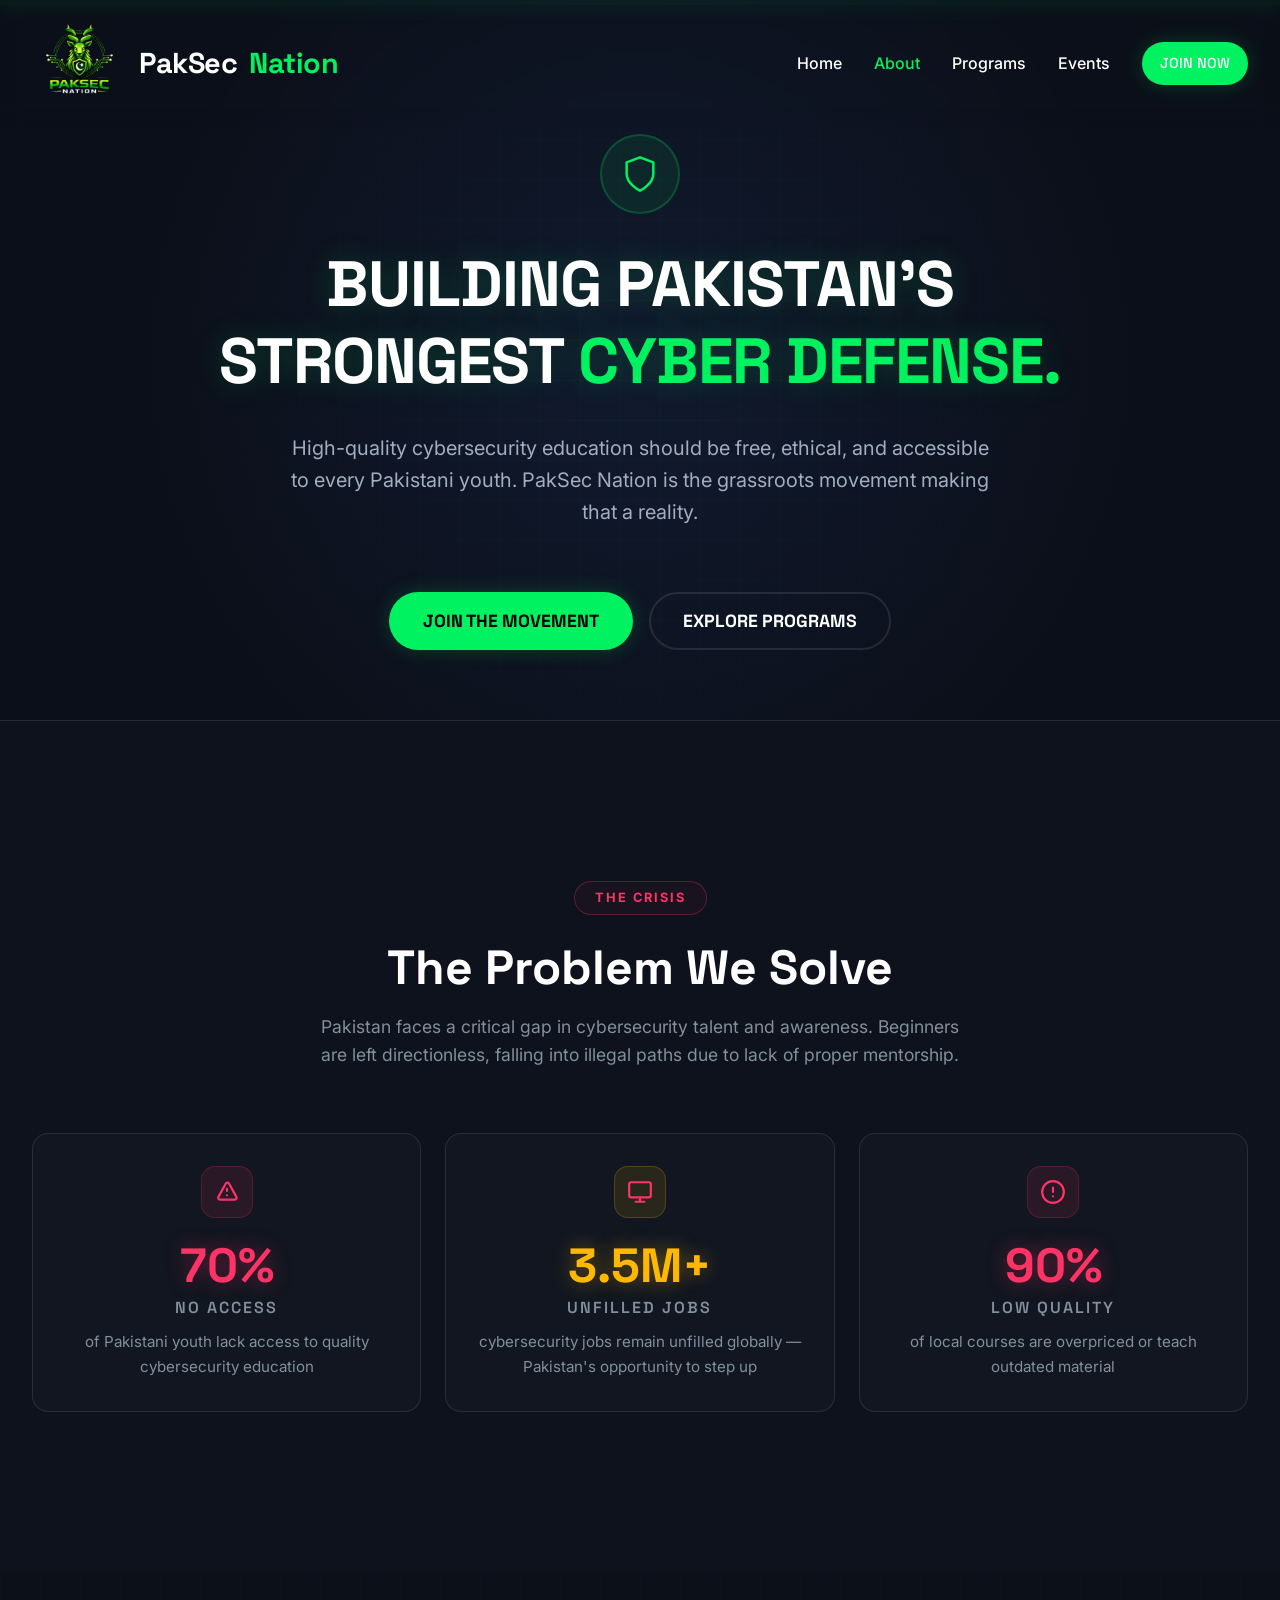
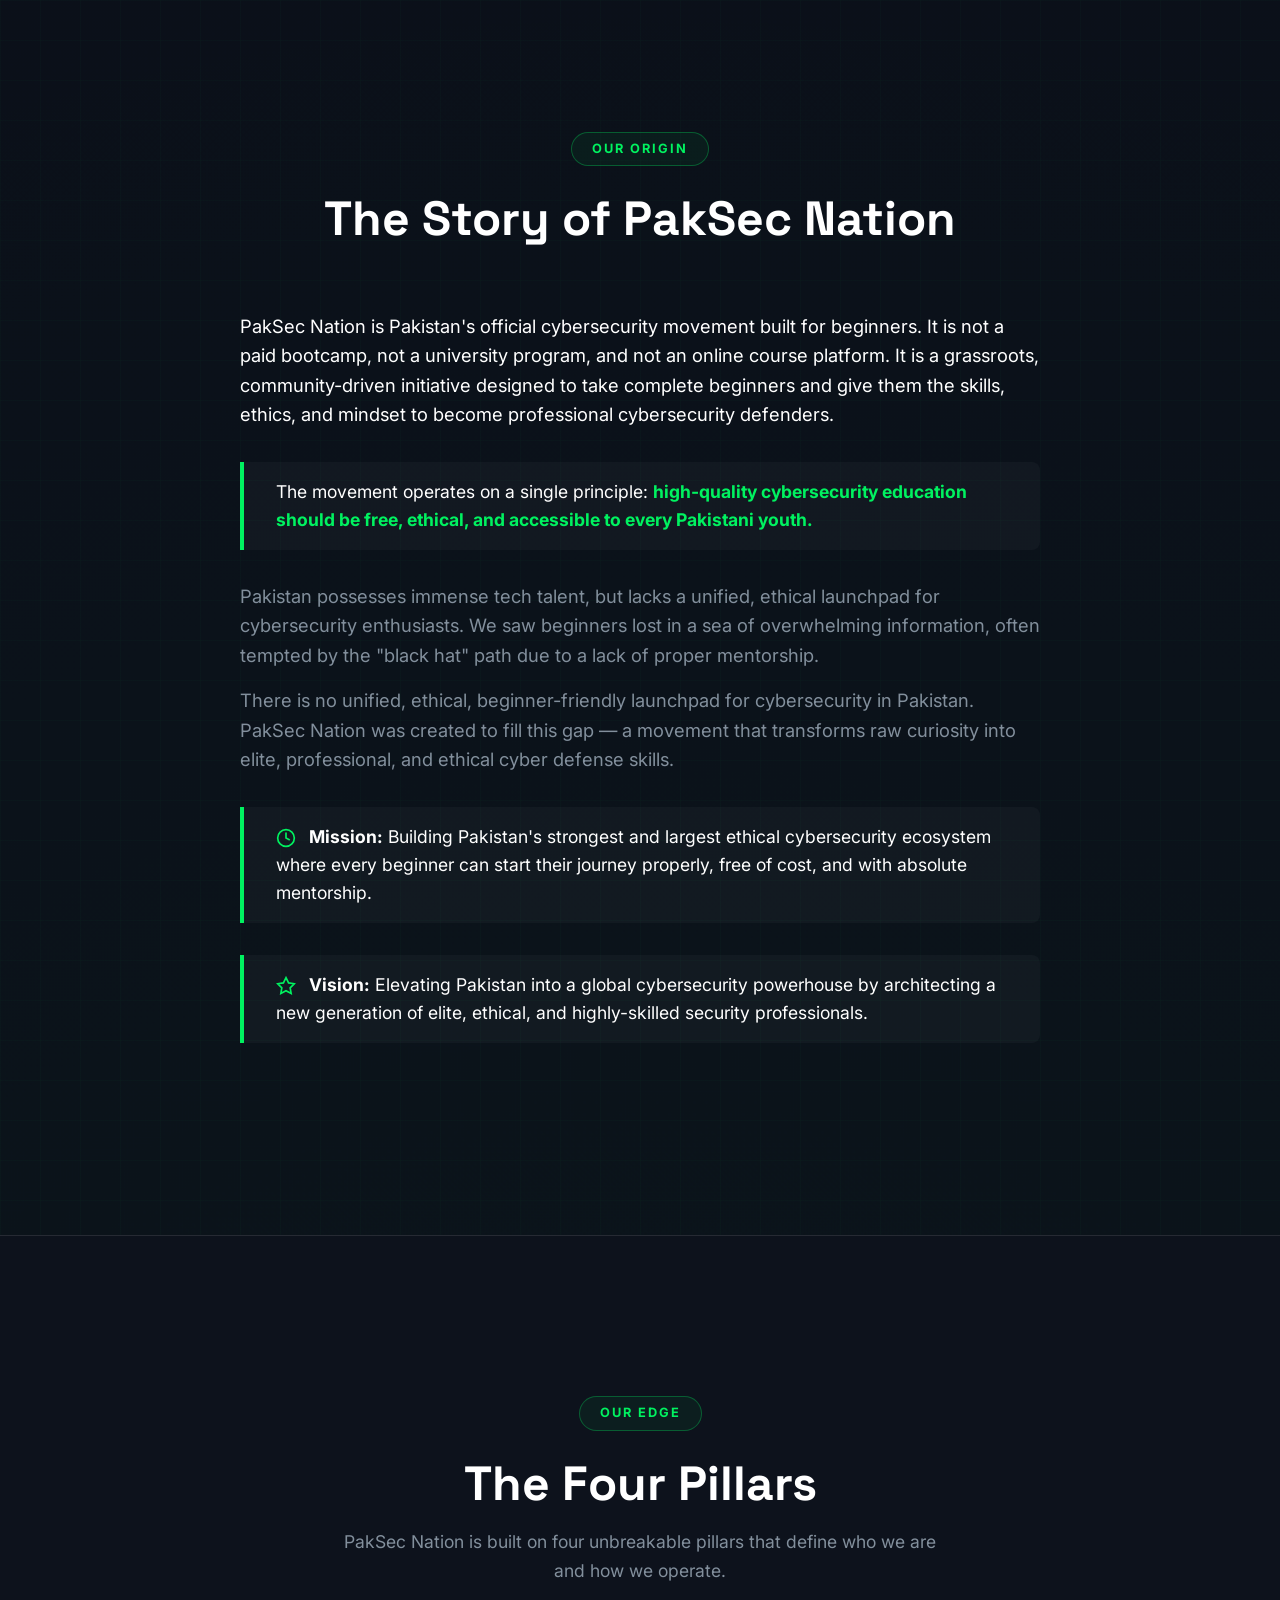
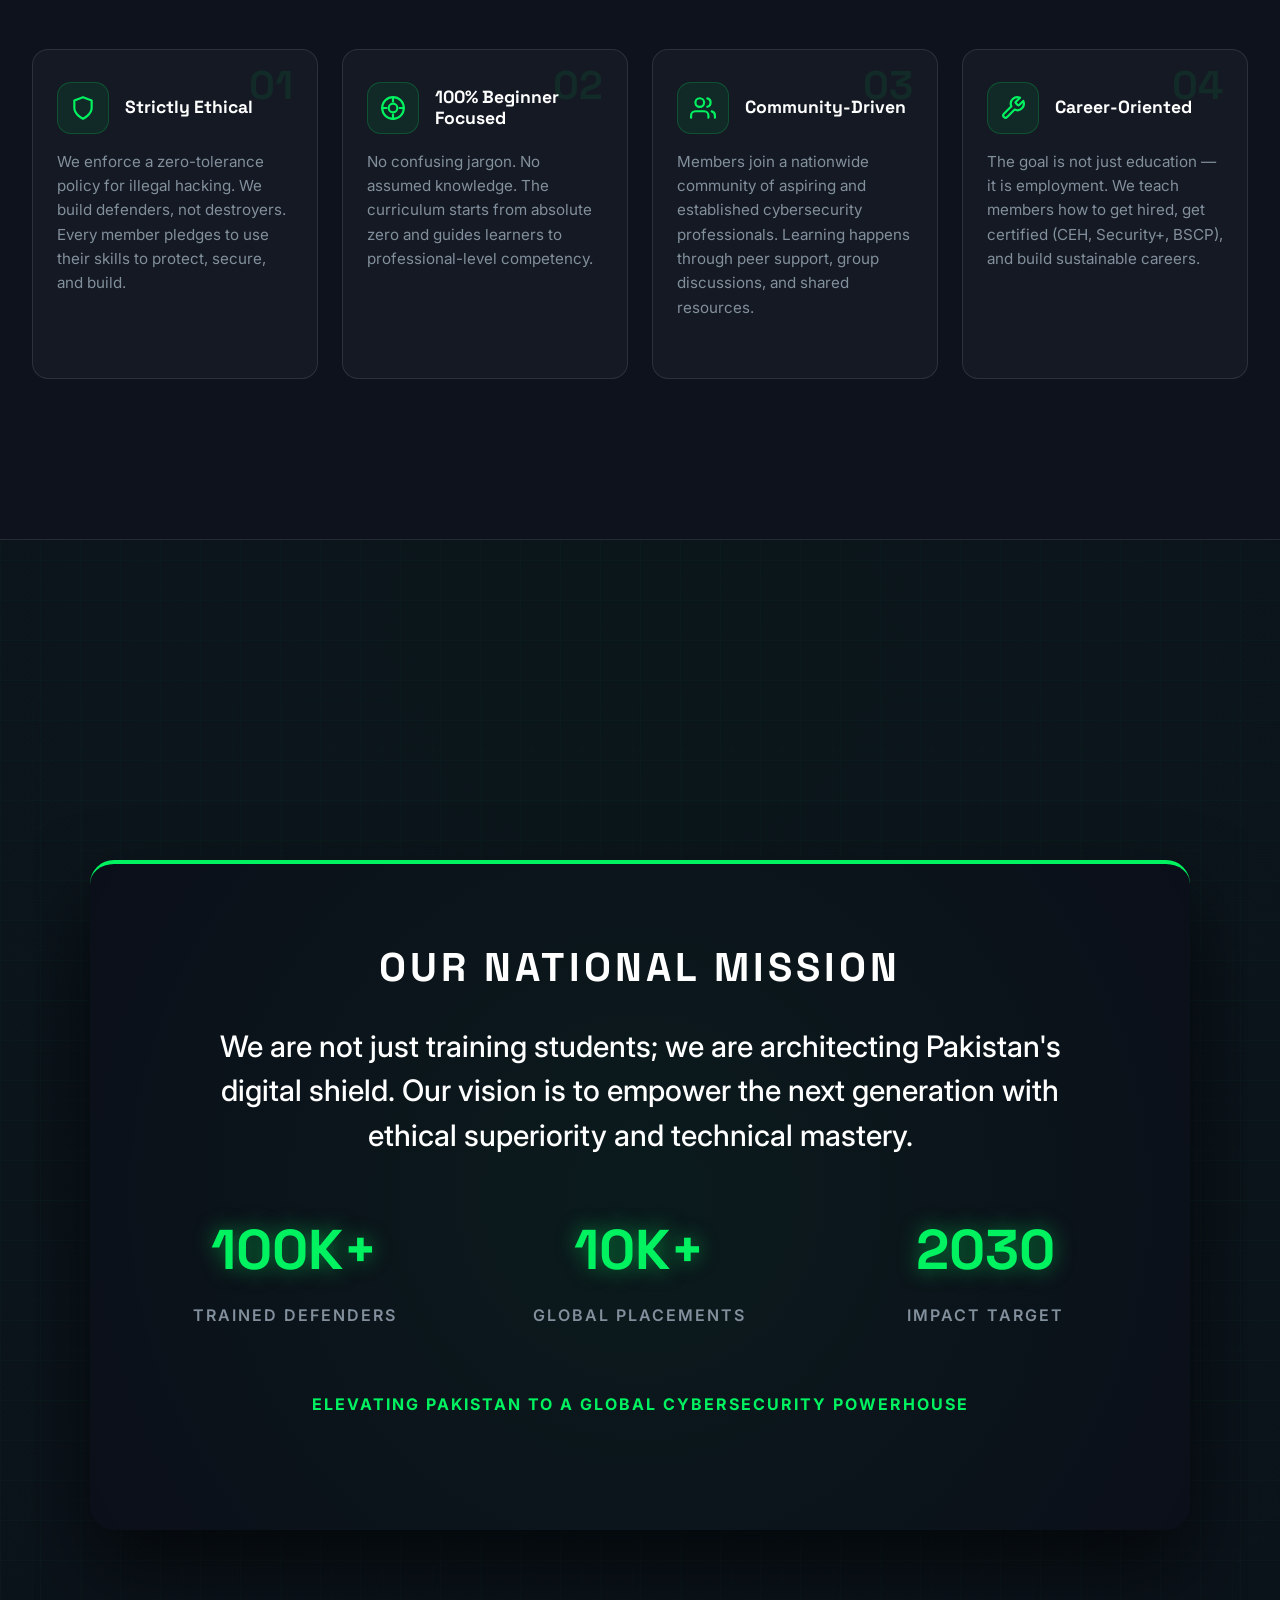
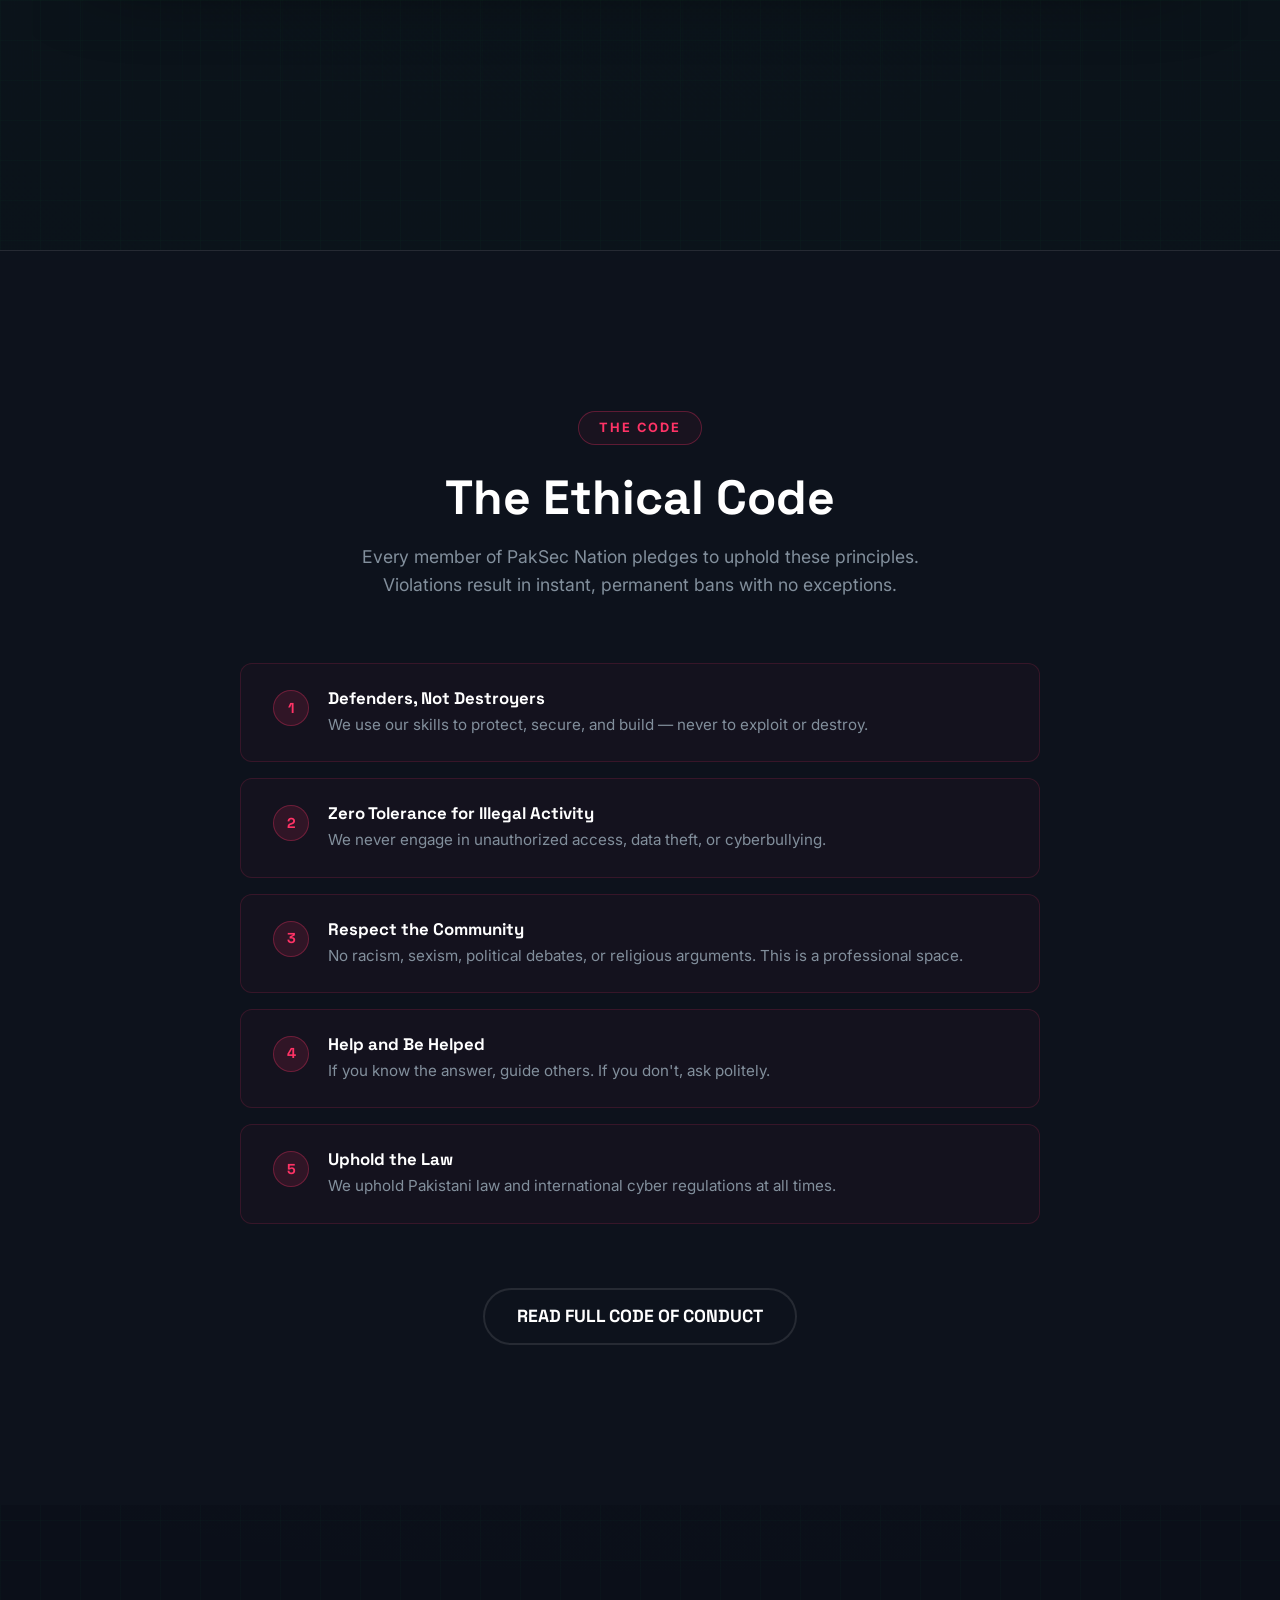
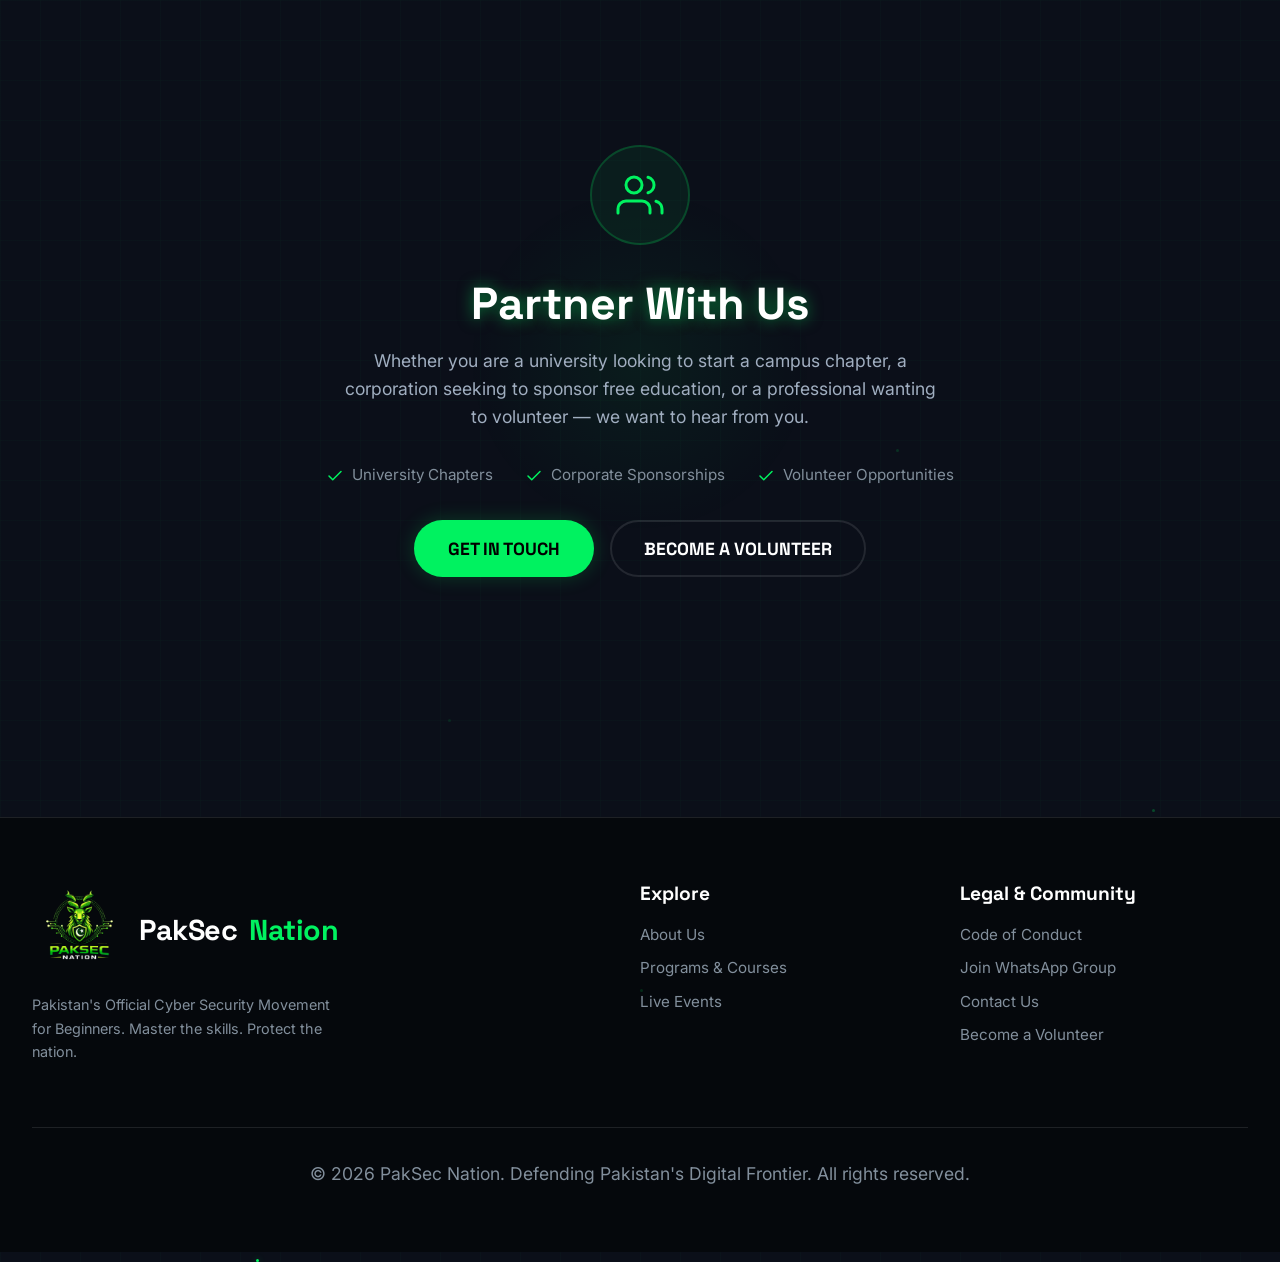
<file: about.html>
<!DOCTYPE html>
<html lang="en">

<head>
    <meta charset="UTF-8">
    <meta name="viewport" content="width=device-width, initial-scale=1.0">
    <title>About Us | PakSec Nation</title>
    <meta name="description"
        content="Discover the story, core values, and ethical code driving Pakistan's official cybersecurity movement.">
    <link rel="stylesheet" href="css/global.css">
    <style>
        /* Hero Section */
        .about-hero {
            position: relative;
            min-height: 80vh;
            display: flex;
            align-items: center;
            justify-content: center;
            text-align: center;
            padding: 8rem 1.25rem 4rem;
            background: radial-gradient(circle at center, #111a2e 0%, var(--color-bg) 70%);
            overflow: hidden;
        }

        .about-hero::before {
            content: '';
            position: absolute;
            top: 0;
            left: 0;
            right: 0;
            bottom: 0;
            background-image:
                linear-gradient(rgba(0, 242, 96, 0.04) 1px, transparent 1px),
                linear-gradient(90deg, rgba(0, 242, 96, 0.04) 1px, transparent 1px);
            background-size: 40px 40px;
            background-position: center center;
            z-index: 1;
            mask-image: radial-gradient(circle at center, black 0%, transparent 80%);
            -webkit-mask-image: radial-gradient(circle at center, black 0%, transparent 80%);
            animation: gridMove 20s linear infinite;
        }

        @keyframes gridMove {
            0% { transform: translateY(0); }
            100% { transform: translateY(40px); }
        }

        .about-hero-content {
            position: relative;
            z-index: 2;
            max-width: 900px;
        }

        .about-hero h1 {
            color: #ffffff;
            margin-bottom: var(--space-md);
            animation: fadeInDown 1s ease-out;
            text-shadow: 0 0 30px rgba(0, 242, 96, 0.2);
        }

        .about-hero h1 span.highlight {
            color: var(--color-primary);
        }

        .about-hero p {
            font-size: 1.25rem;
            color: #a0aec0;
            max-width: 700px;
            margin: 0 auto var(--space-lg);
            animation: fadeInUp 1s ease-out 0.2s both;
        }

        .about-hero-icon {
            display: inline-flex;
            align-items: center;
            justify-content: center;
            width: 80px;
            height: 80px;
            border-radius: 50%;
            background: rgba(0, 242, 96, 0.08);
            border: 2px solid rgba(0, 242, 96, 0.2);
            margin-bottom: 2rem;
            animation: fadeInDown 1s ease-out 0.1s both;
        }

        .about-hero-icon svg {
            width: 40px;
            height: 40px;
            stroke: var(--color-primary);
        }

        @keyframes fadeInDown {
            from { opacity: 0; transform: translateY(-30px); }
            to { opacity: 1; transform: translateY(0); }
        }

        @keyframes fadeInUp {
            from { opacity: 0; transform: translateY(30px); }
            to { opacity: 1; transform: translateY(0); }
        }

        @media (max-width: 600px) {
            .about-hero {
                padding: 7rem 1rem 3rem;
                min-height: 70svh;
            }

            .about-hero p {
                font-size: 1rem;
            }
        }

        /* The Problem - Stat Cards */
        .problem-grid {
            display: grid;
            grid-template-columns: repeat(3, 1fr);
            gap: 1.5rem;
            margin-top: 2rem;
        }

        .problem-card {
            position: relative;
            padding: 2rem;
            background: rgba(255, 255, 255, 0.02);
            border: 1px solid var(--color-border);
            border-radius: 16px;
            transition: all 0.4s cubic-bezier(0.175, 0.885, 0.32, 1.275);
            overflow: hidden;
            text-align: center;
        }

        .problem-card::before {
            content: '';
            position: absolute;
            top: 0;
            left: 0;
            right: 0;
            height: 3px;
            background: linear-gradient(90deg, transparent, var(--color-error), transparent);
            opacity: 0;
            transition: opacity 0.4s ease;
        }

        .problem-card:hover {
            transform: translateY(-8px);
            border-color: rgba(255, 51, 102, 0.3);
            box-shadow: 0 20px 40px rgba(0, 0, 0, 0.3);
        }

        .problem-card:hover::before {
            opacity: 1;
        }

        .problem-card-icon {
            width: 52px;
            height: 52px;
            border-radius: 14px;
            background: rgba(255, 51, 102, 0.1);
            border: 1px solid rgba(255, 51, 102, 0.2);
            display: flex;
            align-items: center;
            justify-content: center;
            margin: 0 auto 1.5rem;
            transition: all 0.4s ease;
        }

        .problem-card-icon svg {
            width: 26px;
            height: 26px;
            stroke: #FF3366;
        }

        .problem-card:hover .problem-card-icon {
            transform: scale(1.1);
        }

        .problem-card-number {
            font-family: var(--font-heading);
            font-size: 3rem;
            font-weight: 800;
            color: #FF3366;
            text-shadow: 0 0 20px rgba(255, 51, 102, 0.4);
            display: block;
            margin-bottom: 0.5rem;
            line-height: 1;
        }

        .problem-card-title {
            font-size: 1rem;
            text-transform: uppercase;
            letter-spacing: 2px;
            color: var(--color-text-muted);
            font-weight: 600;
            margin-bottom: 0.8rem;
        }

        .problem-card-desc {
            font-size: 0.95rem;
            color: var(--color-text-muted);
            line-height: 1.6;
            margin-bottom: 0;
        }

        @media (max-width: 768px) {
            .problem-grid {
                grid-template-columns: 1fr;
                gap: 1rem;
            }

            .problem-card-number {
                font-size: 2.4rem;
            }
        }

        /* Our Story */
        .story-container {
            max-width: 800px;
            margin: 0 auto;
        }

        .story-container p {
            font-size: 1.15rem;
            margin-bottom: var(--space-sm);
        }

        .story-highlight {
            background: var(--color-surface);
            border-left: 4px solid var(--color-primary);
            border-radius: 0 var(--border-radius-md) var(--border-radius-md) 0;
            padding: var(--space-sm) var(--space-md);
            margin: var(--space-md) 0;
        }

        .story-highlight p {
            color: #fff;
            font-size: 1.1rem;
            margin-bottom: 0;
        }

        /* Four Pillars - diff-card style from index.html */
        .diff-grid {
            display: grid;
            grid-template-columns: repeat(4, 1fr);
            gap: 1.5rem;
            margin-top: 2rem;
        }

        .diff-card {
            position: relative;
            padding: 2rem 1.5rem;
            background: var(--color-surface);
            border: 1px solid var(--color-border);
            border-radius: 16px;
            transition: all 0.4s cubic-bezier(0.175, 0.885, 0.32, 1.275);
            overflow: hidden;
        }

        .diff-card::before {
            content: '';
            position: absolute;
            top: 0;
            left: 0;
            right: 0;
            bottom: 0;
            background: linear-gradient(135deg, rgba(0, 242, 96, 0.05) 0%, transparent 50%);
            opacity: 0;
            transition: opacity 0.4s ease;
            border-radius: 16px;
        }

        .diff-card:hover {
            transform: translateY(-10px);
            border-color: var(--color-primary);
            box-shadow: 0 20px 40px rgba(0, 242, 96, 0.12);
        }

        .diff-card:hover::before {
            opacity: 1;
        }

        .diff-card-number {
            position: absolute;
            top: 1rem;
            right: 1.5rem;
            font-family: var(--font-heading);
            font-size: 2.5rem;
            font-weight: 700;
            color: rgba(0, 242, 96, 0.08);
            line-height: 1;
            transition: color 0.4s ease;
        }

        .diff-card:hover .diff-card-number {
            color: rgba(0, 242, 96, 0.15);
        }

        .diff-card-header {
            display: flex;
            align-items: center;
            gap: 1rem;
            margin-bottom: 1rem;
        }

        .diff-card-icon {
            flex-shrink: 0;
            width: 52px;
            height: 52px;
            border-radius: 14px;
            background: rgba(0, 242, 96, 0.08);
            border: 1px solid rgba(0, 242, 96, 0.2);
            display: flex;
            align-items: center;
            justify-content: center;
            transition: all 0.4s ease;
        }

        .diff-card-icon svg {
            width: 26px;
            height: 26px;
            stroke: var(--color-primary);
            transition: all 0.4s ease;
        }

        .diff-card:hover .diff-card-icon {
            background: var(--color-primary);
            box-shadow: 0 0 25px rgba(0, 242, 96, 0.4);
            transform: rotate(-5deg) scale(1.05);
        }

        .diff-card:hover .diff-card-icon svg {
            stroke: #000;
        }

        .diff-card h4 {
            color: #fff;
            font-size: 1.1rem;
            margin-bottom: 0;
        }

        .diff-card p {
            font-size: 0.95rem;
            margin-bottom: 0;
            position: relative;
            z-index: 1;
        }

        .diff-card-line {
            margin-top: 1.5rem;
            height: 2px;
            background: linear-gradient(90deg, var(--color-primary), transparent);
            transform: scaleX(0);
            transform-origin: left;
            transition: transform 0.5s ease;
        }

        .diff-card:hover .diff-card-line {
            transform: scaleX(1);
        }

        @media (max-width: 1024px) {
            .diff-grid {
                grid-template-columns: repeat(2, 1fr);
            }
        }

        @media (max-width: 768px) {
            .diff-grid {
                grid-template-columns: repeat(2, 1fr);
                gap: 1rem;
            }
        }

        @media (max-width: 480px) {
            .diff-grid {
                grid-template-columns: 1fr;
            }

            .diff-card-icon {
                width: 44px;
                height: 44px;
            }

            .diff-card-icon svg {
                width: 22px;
                height: 22px;
            }
        }

        /* Impact / National Mission Section */
        .impact-section {
            position: relative;
            padding: var(--space-xl) 0;
            overflow: hidden;
        }

        .cyber-grid {
            position: absolute;
            top: 0;
            left: 0;
            width: 100%;
            height: 100%;
            background-image:
                linear-gradient(rgba(0, 242, 96, 0.05) 1px, transparent 1px),
                linear-gradient(90deg, rgba(0, 242, 96, 0.05) 1px, transparent 1px);
            background-size: 50px 50px;
            z-index: 1;
            opacity: 0.3;
        }

        .impact-card {
            background: #0B0F19;
            border-top: 4px solid var(--color-primary);
            border-radius: 24px;
            padding: 5rem 3rem;
            position: relative;
            z-index: 2;
            box-shadow: 0 40px 80px rgba(0, 0, 0, 0.6);
            overflow: hidden;
            text-align: center;
        }

        .impact-card::before {
            content: '';
            position: absolute;
            top: -50%;
            left: -50%;
            width: 200%;
            height: 200%;
            background: radial-gradient(circle at center, rgba(0, 242, 96, 0.05) 0%, transparent 50%);
            animation: rotateBg 20s linear infinite;
        }

        @keyframes rotateBg {
            from { transform: rotate(0deg); }
            to { transform: rotate(360deg); }
        }

        .impact-stats {
            display: grid;
            grid-template-columns: repeat(3, 1fr);
            gap: 2rem;
            margin-top: 3rem;
        }

        .stat-item {
            position: relative;
        }

        .stat-number {
            font-family: var(--font-heading);
            font-size: 3.5rem;
            font-weight: 800;
            color: var(--color-primary);
            display: block;
            margin-bottom: 0.5rem;
            text-shadow: 0 0 20px rgba(0, 242, 96, 0.5);
        }

        .stat-label {
            font-size: 1rem;
            text-transform: uppercase;
            letter-spacing: 2px;
            color: var(--color-text-muted);
            font-weight: 600;
        }

        .vision-text {
            font-size: 1.85rem;
            line-height: 1.5;
            max-width: 900px;
            margin: 0 auto;
            color: #fff;
            position: relative;
            font-weight: 500;
        }

        @media (max-width: 768px) {
            .impact-card {
                padding: 3rem 1.5rem;
            }

            .impact-stats {
                grid-template-columns: 1fr;
                gap: 1.5rem;
            }

            .stat-number {
                font-size: 2.5rem;
            }

            .vision-text {
                font-size: 1.3rem;
            }
        }

        /* Ethical Code Section */
        .ethics-grid {
            display: grid;
            grid-template-columns: 1fr;
            gap: 1rem;
            margin-top: 2rem;
        }

        .ethics-card {
            display: flex;
            align-items: flex-start;
            gap: 1.2rem;
            background: rgba(255, 51, 102, 0.03);
            border: 1px solid rgba(255, 51, 102, 0.15);
            border-radius: 12px;
            padding: 1.5rem 2rem;
            transition: all 0.4s cubic-bezier(0.175, 0.885, 0.32, 1.275);
        }

        .ethics-card:hover {
            transform: translateX(8px);
            border-color: var(--color-error);
            background: rgba(255, 51, 102, 0.06);
            box-shadow: -5px 5px 25px rgba(255, 51, 102, 0.1);
        }

        .ethics-card-number {
            flex-shrink: 0;
            width: 36px;
            height: 36px;
            border-radius: 50%;
            background: rgba(255, 51, 102, 0.12);
            border: 1px solid rgba(255, 51, 102, 0.3);
            display: flex;
            align-items: center;
            justify-content: center;
            font-family: var(--font-heading);
            font-weight: 700;
            font-size: 0.9rem;
            color: #FF3366;
            margin-top: 2px;
        }

        .ethics-card h4 {
            color: #fff;
            font-size: 1.05rem;
            margin-bottom: 0.3rem;
        }

        .ethics-card p {
            font-size: 0.95rem;
            margin-bottom: 0;
            color: var(--color-text-muted);
        }

        @media (max-width: 768px) {
            .ethics-card {
                padding: 1.2rem 1rem;
            }
        }

        /* Partnership CTA Section */
        .partner-cta {
            position: relative;
            text-align: center;
            padding: 5rem 2rem;
            max-width: 800px;
            margin: 0 auto;
        }

        .partner-glow-ring {
            position: absolute;
            top: 50%;
            left: 50%;
            transform: translate(-50%, -50%);
            width: 350px;
            height: 350px;
            border-radius: 50%;
            background: radial-gradient(circle, rgba(0, 242, 96, 0.06) 0%, transparent 70%);
            pointer-events: none;
            animation: partnerPulse 3s ease-in-out infinite;
        }

        @keyframes partnerPulse {
            0%, 100% { transform: translate(-50%, -50%) scale(1); opacity: 0.5; }
            50% { transform: translate(-50%, -50%) scale(1.2); opacity: 1; }
        }

        .partner-content {
            position: relative;
            z-index: 1;
        }

        .partner-icon-pulse {
            display: inline-flex;
            align-items: center;
            justify-content: center;
            width: 100px;
            height: 100px;
            border-radius: 50%;
            background: rgba(0, 242, 96, 0.06);
            border: 2px solid rgba(0, 242, 96, 0.2);
            margin-bottom: 2rem;
            animation: iconFloat 3s ease-in-out infinite;
        }

        @keyframes iconFloat {
            0%, 100% { transform: translateY(0); }
            50% { transform: translateY(-8px); }
        }

        .partner-icon-pulse svg {
            width: 48px;
            height: 48px;
            stroke: var(--color-primary);
        }

        .partner-features {
            display: flex;
            justify-content: center;
            gap: 2rem;
            flex-wrap: wrap;
            margin-bottom: 2rem;
        }

        .partner-feature {
            display: flex;
            align-items: center;
            gap: 8px;
            color: var(--color-text-muted);
            font-size: 0.95rem;
        }

        .partner-feature svg {
            width: 18px;
            height: 18px;
            stroke: var(--color-primary);
            flex-shrink: 0;
        }

        @media (max-width: 768px) {
            .partner-cta {
                padding: 3rem 1rem;
            }

            .partner-features {
                flex-direction: column;
                align-items: center;
                gap: 1rem;
            }

            .partner-icon-pulse {
                width: 80px;
                height: 80px;
            }

            .partner-icon-pulse svg {
                width: 36px;
                height: 36px;
            }
        }

        /* Section tag pill */
        .section-tag {
            display: inline-block;
            border: 1px solid rgba(0, 242, 96, 0.3);
            color: var(--color-primary);
            padding: 6px 20px;
            border-radius: 100px;
            font-size: 0.8rem;
            font-weight: 700;
            text-transform: uppercase;
            letter-spacing: 2px;
            margin-bottom: 1.5rem;
            background: rgba(0, 242, 96, 0.05);
        }

        .section-tag-red {
            border-color: rgba(255, 51, 102, 0.3);
            color: #FF3366;
            background: rgba(255, 51, 102, 0.05);
        }
    </style>
</head>

<body>
    <div class="scanline"></div>

    <!-- Navigation -->
    <nav class="navbar">
        <div class="container">
            <a href="index.html" class="nav-brand">
                <img src="assets/DSADas.png" alt="PakSec Nation Logo">
                PakSec<span>Nation</span>
            </a>
            <button class="mobile-menu-btn">&#9776;</button>
            <div class="nav-links">
                <a href="index.html">Home</a>
                <a href="about.html" class="active">About</a>
                <a href="programs.html">Programs</a>
                <a href="events.html">Events</a>
                <a href="join.html" class="btn btn-primary" style="padding: 0.5rem 1rem; font-size: 0.9rem;">Join
                    Now</a>
            </div>
        </div>
    </nav>

    <!-- Hero Section -->
    <header class="about-hero">
        <div class="about-hero-content">
            <div class="about-hero-icon">
                <svg viewBox="0 0 24 24" fill="none" stroke-width="1.5" stroke-linecap="round" stroke-linejoin="round">
                    <path d="M12 22s8-4 8-10V5l-8-3-8 3v7c0 6 8 10 8 10z" />
                </svg>
            </div>
            <h1>Building Pakistan's Strongest <span class="highlight">Cyber Defense.</span></h1>
            <p>High-quality cybersecurity education should be free, ethical, and accessible to every Pakistani youth.
                PakSec Nation is the grassroots movement making that a reality.</p>
            <div style="display: flex; gap: 1rem; justify-content: center; flex-wrap: wrap; animation: fadeInUp 1s ease-out 0.4s both;">
                <a href="join.html" class="btn btn-primary">Join The Movement</a>
                <a href="programs.html" class="btn btn-secondary">Explore Programs</a>
            </div>
        </div>
    </header>

    <!-- The Problem Section -->
    <section class="section" style="background: #0d121c; border-top: 1px solid var(--color-border);">
        <div class="container">
            <div class="text-center mb-3 reveal">
                <div class="section-tag section-tag-red">The Crisis</div>
                <h2>The Problem We Solve</h2>
                <p style="max-width: 650px; margin: 0.5rem auto 0;">Pakistan faces a critical gap in cybersecurity
                    talent and awareness. Beginners are left directionless, falling into illegal paths due to lack of
                    proper mentorship.</p>
            </div>

            <div class="problem-grid">
                <div class="problem-card reveal-left">
                    <div class="problem-card-icon">
                        <svg viewBox="0 0 24 24" fill="none" stroke="#FF3366" stroke-width="2" stroke-linecap="round"
                            stroke-linejoin="round">
                            <path
                                d="M12 9v2m0 4h.01m-6.938 4h13.856c1.54 0 2.502-1.667 1.732-2.5L13.732 4c-.77-.833-1.964-.833-2.732 0L4.082 16.5c-.77.833.192 2.5 1.732 2.5z" />
                        </svg>
                    </div>
                    <span class="problem-card-number">70%</span>
                    <h4 class="problem-card-title">No Access</h4>
                    <p class="problem-card-desc">of Pakistani youth lack access to quality cybersecurity education</p>
                </div>

                <div class="problem-card reveal-scale delay-100">
                    <div class="problem-card-icon" style="background: rgba(255, 184, 0, 0.1); border-color: rgba(255, 184, 0, 0.2);">
                        <svg viewBox="0 0 24 24" fill="none" stroke="#FFB800" stroke-width="2" stroke-linecap="round"
                            stroke-linejoin="round">
                            <rect x="2" y="3" width="20" height="14" rx="2" ry="2" />
                            <line x1="8" y1="21" x2="16" y2="21" />
                            <line x1="12" y1="17" x2="12" y2="21" />
                        </svg>
                    </div>
                    <span class="problem-card-number" style="color: #FFB800; text-shadow: 0 0 20px rgba(255, 184, 0, 0.4);">3.5M+</span>
                    <h4 class="problem-card-title">Unfilled Jobs</h4>
                    <p class="problem-card-desc">cybersecurity jobs remain unfilled globally — Pakistan's opportunity to
                        step up</p>
                </div>

                <div class="problem-card reveal-right delay-200">
                    <div class="problem-card-icon">
                        <svg viewBox="0 0 24 24" fill="none" stroke="#FF3366" stroke-width="2" stroke-linecap="round"
                            stroke-linejoin="round">
                            <circle cx="12" cy="12" r="10" />
                            <line x1="12" y1="8" x2="12" y2="12" />
                            <line x1="12" y1="16" x2="12.01" y2="16" />
                        </svg>
                    </div>
                    <span class="problem-card-number">90%</span>
                    <h4 class="problem-card-title">Low Quality</h4>
                    <p class="problem-card-desc">of local courses are overpriced or teach outdated material</p>
                </div>
            </div>
        </div>
    </section>

    <!-- Our Story Section -->
    <section class="section">
        <div class="container">
            <div class="text-center mb-3 reveal">
                <div class="section-tag">Our Origin</div>
                <h2>The Story of PakSec Nation</h2>
            </div>

            <div class="story-container">
                <div class="reveal">
                    <p style="color: #fff;">PakSec Nation is Pakistan's official cybersecurity movement built for
                        beginners. It is not a paid bootcamp, not a university program, and not an online course
                        platform. It is a grassroots, community-driven initiative designed to take complete beginners and
                        give them the skills, ethics, and mindset to become professional cybersecurity defenders.</p>
                </div>

                <div class="story-highlight reveal delay-100">
                    <p>The movement operates on a single principle: <strong style="color: var(--color-primary);">high-quality
                            cybersecurity education should be free, ethical, and accessible to every Pakistani youth.</strong></p>
                </div>

                <div class="reveal delay-200">
                    <p>Pakistan possesses immense tech talent, but lacks a unified, ethical launchpad for cybersecurity
                        enthusiasts. We saw beginners lost in a sea of overwhelming information, often tempted by the
                        "black hat" path due to a lack of proper mentorship.</p>
                    <p>There is no unified, ethical, beginner-friendly launchpad for cybersecurity in Pakistan. PakSec
                        Nation was created to fill this gap — a movement that transforms raw curiosity into elite,
                        professional, and ethical cyber defense skills.</p>
                </div>

                <div class="reveal delay-300">
                    <div class="story-highlight">
                        <p>
                            <svg viewBox="0 0 24 24" width="20" height="20" fill="none" stroke="var(--color-primary)"
                                stroke-width="2" stroke-linecap="round" style="vertical-align: middle; margin-right: 8px;">
                                <circle cx="12" cy="12" r="10" />
                                <path d="M12 6v6l4 2" />
                            </svg>
                            <strong>Mission:</strong> Building Pakistan's strongest and largest ethical cybersecurity
                            ecosystem where every beginner can start their journey properly, free of cost, and with
                            absolute mentorship.
                        </p>
                    </div>
                </div>

                <div class="reveal delay-400">
                    <div class="story-highlight">
                        <p>
                            <svg viewBox="0 0 24 24" width="20" height="20" fill="none" stroke="var(--color-primary)"
                                stroke-width="2" stroke-linecap="round" style="vertical-align: middle; margin-right: 8px;">
                                <polygon points="12 2 15.09 8.26 22 9.27 17 14.14 18.18 21.02 12 17.77 5.82 21.02 7 14.14 2 9.27 8.91 8.26 12 2" />
                            </svg>
                            <strong>Vision:</strong> Elevating Pakistan into a global cybersecurity powerhouse by
                            architecting a new generation of elite, ethical, and highly-skilled security professionals.
                        </p>
                    </div>
                </div>
            </div>
        </div>
    </section>

    <!-- The Four Pillars Section -->
    <section class="section" style="background: #0d121c; border-top: 1px solid var(--color-border); border-bottom: 1px solid var(--color-border);">
        <div class="container">
            <div class="text-center mb-3 reveal">
                <div class="section-tag">Our Edge</div>
                <h2>The Four Pillars</h2>
                <p style="max-width: 600px; margin: 0.5rem auto 0;">PakSec Nation is built on four unbreakable
                    pillars that define who we are and how we operate.</p>
            </div>

            <div class="diff-grid">
                <div class="diff-card reveal-scale">
                    <div class="diff-card-number">01</div>
                    <div class="diff-card-header">
                        <div class="diff-card-icon">
                            <svg viewBox="0 0 24 24" fill="none" stroke-width="2" stroke-linecap="round"
                                stroke-linejoin="round">
                                <path d="M12 22s8-4 8-10V5l-8-3-8 3v7c0 6 8 10 8 10z" />
                            </svg>
                        </div>
                        <h4>Strictly Ethical</h4>
                    </div>
                    <p>We enforce a zero-tolerance policy for illegal hacking. We build defenders, not destroyers. Every
                        member pledges to use their skills to protect, secure, and build.</p>
                    <div class="diff-card-line"></div>
                </div>

                <div class="diff-card reveal-scale delay-100">
                    <div class="diff-card-number">02</div>
                    <div class="diff-card-header">
                        <div class="diff-card-icon">
                            <svg viewBox="0 0 24 24" fill="none" stroke-width="2" stroke-linecap="round"
                                stroke-linejoin="round">
                                <circle cx="12" cy="12" r="10" />
                                <circle cx="12" cy="12" r="4" />
                                <path d="M12 2v4m0 12v4M2 12h4m12 0h4" />
                            </svg>
                        </div>
                        <h4>100% Beginner Focused</h4>
                    </div>
                    <p>No confusing jargon. No assumed knowledge. The curriculum starts from absolute zero and guides
                        learners to professional-level competency.</p>
                    <div class="diff-card-line"></div>
                </div>

                <div class="diff-card reveal-scale delay-200">
                    <div class="diff-card-number">03</div>
                    <div class="diff-card-header">
                        <div class="diff-card-icon">
                            <svg viewBox="0 0 24 24" fill="none" stroke-width="2" stroke-linecap="round"
                                stroke-linejoin="round">
                                <path d="M17 21v-2a4 4 0 0 0-4-4H5a4 4 0 0 0-4 4v2"></path>
                                <circle cx="9" cy="7" r="4"></circle>
                                <path d="M23 21v-2a4 4 0 0 0-3-3.87"></path>
                                <path d="M16 3.13a4 4 0 0 1 0 7.75"></path>
                            </svg>
                        </div>
                        <h4>Community-Driven</h4>
                    </div>
                    <p>Members join a nationwide community of aspiring and established cybersecurity professionals.
                        Learning happens through peer support, group discussions, and shared resources.</p>
                    <div class="diff-card-line"></div>
                </div>

                <div class="diff-card reveal-scale delay-300">
                    <div class="diff-card-number">04</div>
                    <div class="diff-card-header">
                        <div class="diff-card-icon">
                            <svg viewBox="0 0 24 24" fill="none" stroke-width="2" stroke-linecap="round"
                                stroke-linejoin="round">
                                <path d="M14.7 6.3a1 1 0 0 0 0 1.4l1.6 1.6a1 1 0 0 0 1.4 0l3.77-3.77a6 6 0 0 1-7.94 7.94l-6.91 6.91a2.12 2.12 0 0 1-3-3l6.91-6.91a6 6 0 0 1 7.94-7.94l-3.76 3.76z" />
                            </svg>
                        </div>
                        <h4>Career-Oriented</h4>
                    </div>
                    <p>The goal is not just education — it is employment. We teach members how to get hired, get
                        certified (CEH, Security+, BSCP), and build sustainable careers.</p>
                    <div class="diff-card-line"></div>
                </div>
            </div>
        </div>
    </section>

    <!-- Our Impact / National Mission Section -->
    <section class="section">
        <div class="container">
            <div class="impact-section reveal-scale">
                <div class="cyber-grid"></div>
                <div class="impact-card glow-border" style="max-width: 1100px; margin: 0 auto; text-align: center;">
                    <h2 class="mb-2"
                        style="color: #fff; letter-spacing: 4px; font-weight: 800; font-size: 2.5rem; position: relative;">
                        OUR NATIONAL MISSION</h2>
                    <p class="vision-text">We are not just training students; we are architecting Pakistan's digital
                        shield. Our vision is to empower the next generation with ethical superiority and technical
                        mastery.</p>

                    <div class="impact-stats">
                        <div class="stat-item">
                            <span class="stat-number">100K+</span>
                            <span class="stat-label">Trained Defenders</span>
                        </div>
                        <div class="stat-item">
                            <span class="stat-number">10K+</span>
                            <span class="stat-label">Global Placements</span>
                        </div>
                        <div class="stat-item">
                            <span class="stat-number">2030</span>
                            <span class="stat-label">Impact Target</span>
                        </div>
                    </div>

                    <div class="mt-3">
                        <p
                            style="font-size: 1rem; opacity: 1; letter-spacing: 2px; color: var(--color-primary); font-weight: 700; text-transform: uppercase; position: relative;">
                            ELEVATING PAKISTAN TO A GLOBAL CYBERSECURITY POWERHOUSE</p>
                    </div>
                </div>
            </div>
        </div>
    </section>

    <!-- The Ethical Code Section -->
    <section class="section" style="background: #0d121c; border-top: 1px solid var(--color-border);">
        <div class="container">
            <div class="text-center mb-3 reveal">
                <div class="section-tag section-tag-red">The Code</div>
                <h2>The Ethical Code</h2>
                <p style="max-width: 600px; margin: 0.5rem auto 0;">Every member of PakSec Nation pledges to uphold
                    these principles. Violations result in instant, permanent bans with no exceptions.</p>
            </div>

            <div style="max-width: 800px; margin: 0 auto;">
                <div class="ethics-grid">
                    <div class="ethics-card reveal-left">
                        <div class="ethics-card-number">1</div>
                        <div>
                            <h4>Defenders, Not Destroyers</h4>
                            <p>We use our skills to protect, secure, and build — never to exploit or destroy.</p>
                        </div>
                    </div>

                    <div class="ethics-card reveal-left delay-100">
                        <div class="ethics-card-number">2</div>
                        <div>
                            <h4>Zero Tolerance for Illegal Activity</h4>
                            <p>We never engage in unauthorized access, data theft, or cyberbullying.</p>
                        </div>
                    </div>

                    <div class="ethics-card reveal-left delay-200">
                        <div class="ethics-card-number">3</div>
                        <div>
                            <h4>Respect the Community</h4>
                            <p>No racism, sexism, political debates, or religious arguments. This is a professional
                                space.</p>
                        </div>
                    </div>

                    <div class="ethics-card reveal-left delay-300">
                        <div class="ethics-card-number">4</div>
                        <div>
                            <h4>Help and Be Helped</h4>
                            <p>If you know the answer, guide others. If you don't, ask politely.</p>
                        </div>
                    </div>

                    <div class="ethics-card reveal-left delay-400">
                        <div class="ethics-card-number">5</div>
                        <div>
                            <h4>Uphold the Law</h4>
                            <p>We uphold Pakistani law and international cyber regulations at all times.</p>
                        </div>
                    </div>
                </div>

                <div class="text-center mt-3 reveal">
                    <a href="conduct.html" class="btn btn-secondary">Read Full Code of Conduct</a>
                </div>
            </div>
        </div>
    </section>

    <!-- Contact Us / Partnership CTA -->
    <section class="section">
        <div class="container">
            <div class="partner-cta">
                <div class="partner-glow-ring"></div>
                <div class="partner-content reveal-scale">
                    <div class="partner-icon-pulse">
                        <svg viewBox="0 0 24 24" fill="none" stroke-width="1.5" stroke-linecap="round"
                            stroke-linejoin="round">
                            <path d="M17 21v-2a4 4 0 0 0-4-4H5a4 4 0 0 0-4 4v2"></path>
                            <circle cx="9" cy="7" r="4"></circle>
                            <path d="M23 21v-2a4 4 0 0 0-3-3.87"></path>
                            <path d="M16 3.13a4 4 0 0 1 0 7.75"></path>
                        </svg>
                    </div>
                    <h2 class="glow-text" style="font-size: clamp(1.8rem, 4vw, 2.8rem); margin-bottom: 1rem;">Partner
                        With Us</h2>
                    <p style="max-width: 600px; margin: 0 auto 2rem; color: #a0aec0; font-size: 1.1rem;">
                        Whether you are a university looking to start a campus chapter, a corporation seeking to sponsor
                        free education, or a professional wanting to volunteer — we want to hear from you.
                    </p>
                    <div class="partner-features">
                        <div class="partner-feature">
                            <svg viewBox="0 0 24 24" fill="none" stroke="#00F260" stroke-width="2"
                                stroke-linecap="round" stroke-linejoin="round">
                                <polyline points="20 6 9 17 4 12" />
                            </svg>
                            University Chapters
                        </div>
                        <div class="partner-feature">
                            <svg viewBox="0 0 24 24" fill="none" stroke="#00F260" stroke-width="2"
                                stroke-linecap="round" stroke-linejoin="round">
                                <polyline points="20 6 9 17 4 12" />
                            </svg>
                            Corporate Sponsorships
                        </div>
                        <div class="partner-feature">
                            <svg viewBox="0 0 24 24" fill="none" stroke="#00F260" stroke-width="2"
                                stroke-linecap="round" stroke-linejoin="round">
                                <polyline points="20 6 9 17 4 12" />
                            </svg>
                            Volunteer Opportunities
                        </div>
                    </div>
                    <div style="display: flex; gap: 1rem; justify-content: center; flex-wrap: wrap;">
                        <a href="contact.html" class="btn btn-primary">Get In Touch</a>
                        <a href="join.html#volunteer" class="btn btn-secondary">Become a Volunteer</a>
                    </div>
                </div>
            </div>
        </div>
    </section>

    <!-- Footer -->
    <footer class="footer">
        <div class="container">
            <div class="footer-grid">
                <div class="footer-brand">
                    <a href="index.html" class="nav-brand">
                        <img src="assets/DSADas.png" alt="PakSec Nation Logo">
                        PakSec<span>Nation</span>
                    </a>
                    <p>Pakistan's Official Cyber Security Movement for Beginners. Master the skills. Protect the nation.
                    </p>
                </div>
                <div class="footer-links">
                    <h4>Explore</h4>
                    <ul>
                        <li><a href="about.html">About Us</a></li>
                        <li><a href="programs.html">Programs & Courses</a></li>
                        <li><a href="events.html">Live Events</a></li>
                    </ul>
                </div>
                <div class="footer-links">
                    <h4>Legal & Community</h4>
                    <ul>
                        <li><a href="conduct.html">Code of Conduct</a></li>
                        <li><a href="join.html">Join WhatsApp Group</a></li>
                        <li><a href="contact.html">Contact Us</a></li>
                        <li><a href="join.html#volunteer">Become a Volunteer</a></li>
                    </ul>
                </div>
            </div>
            <div class="footer-bottom">
                <p>&copy; 2026 PakSec Nation. Defending Pakistan's Digital Frontier. All rights reserved.</p>
            </div>
        </div>
    </footer>

    <script src="js/app.js"></script>
</body>

</html>
</file>
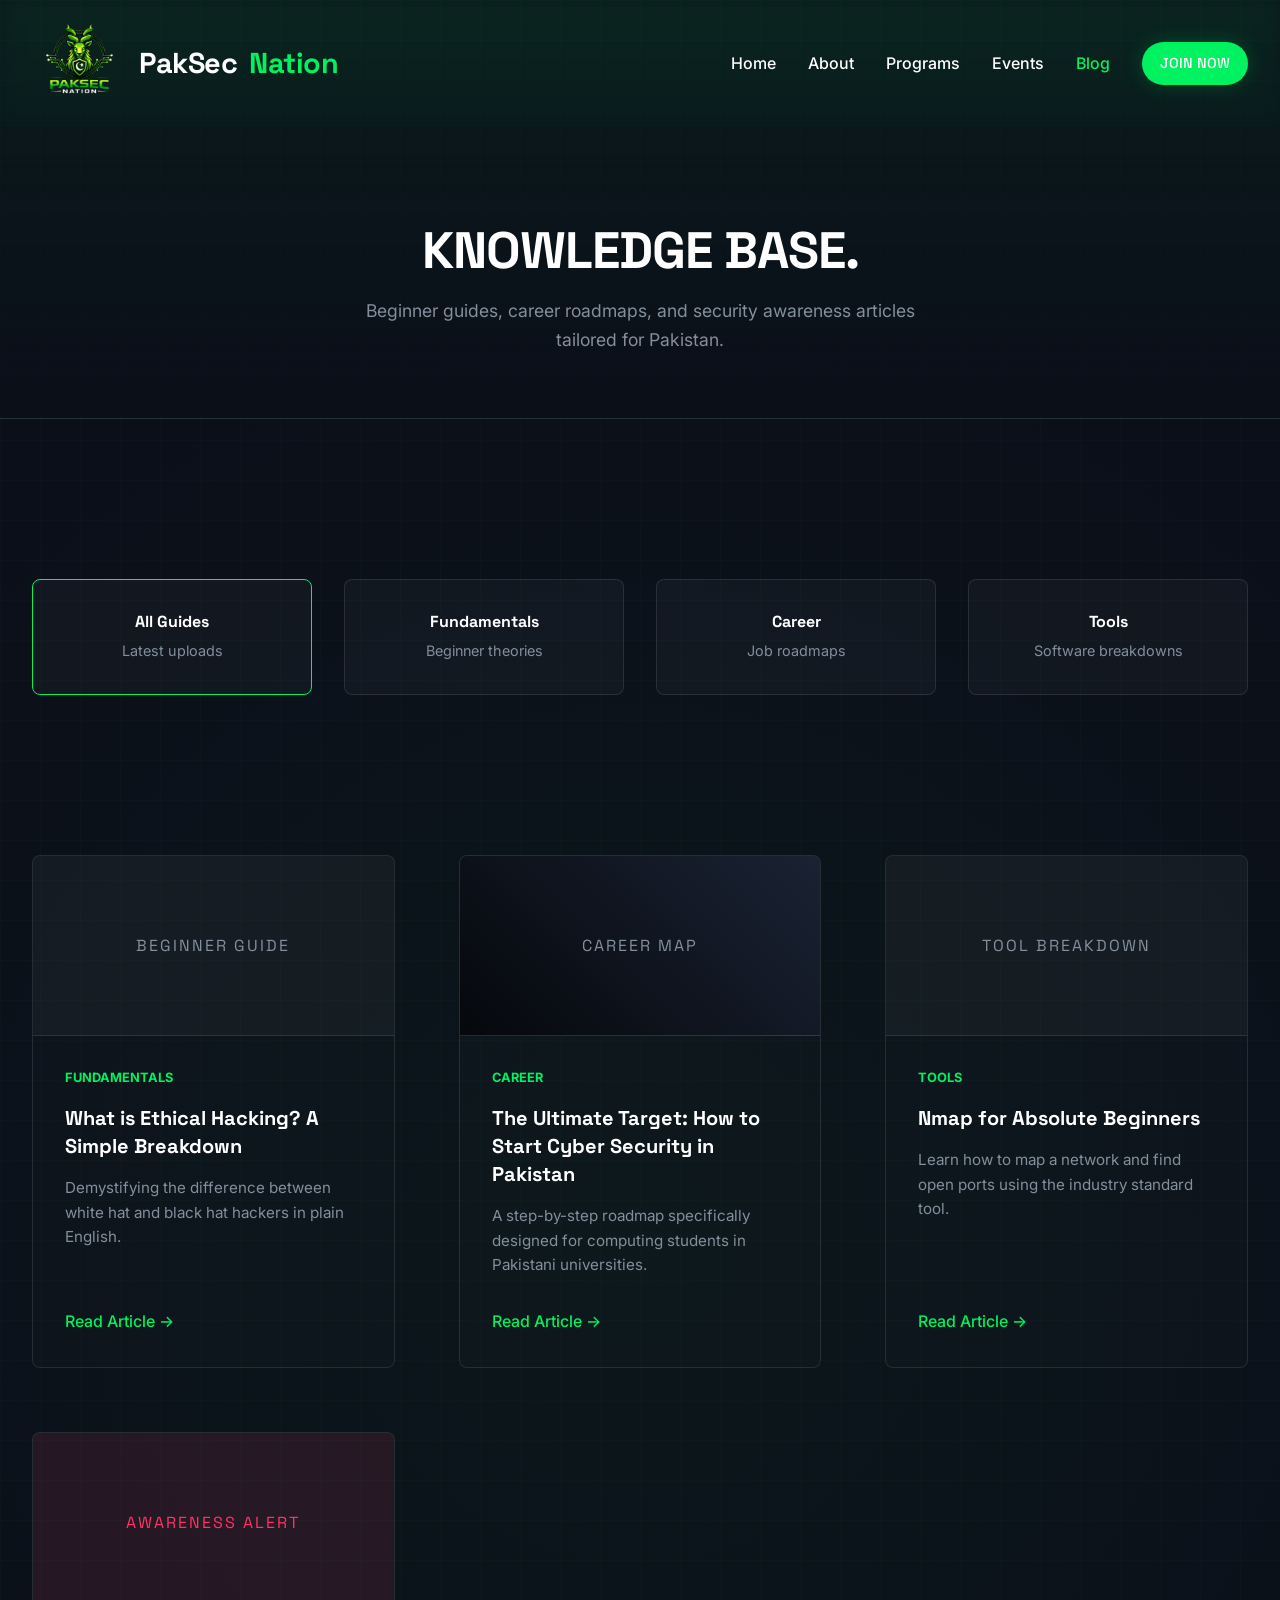
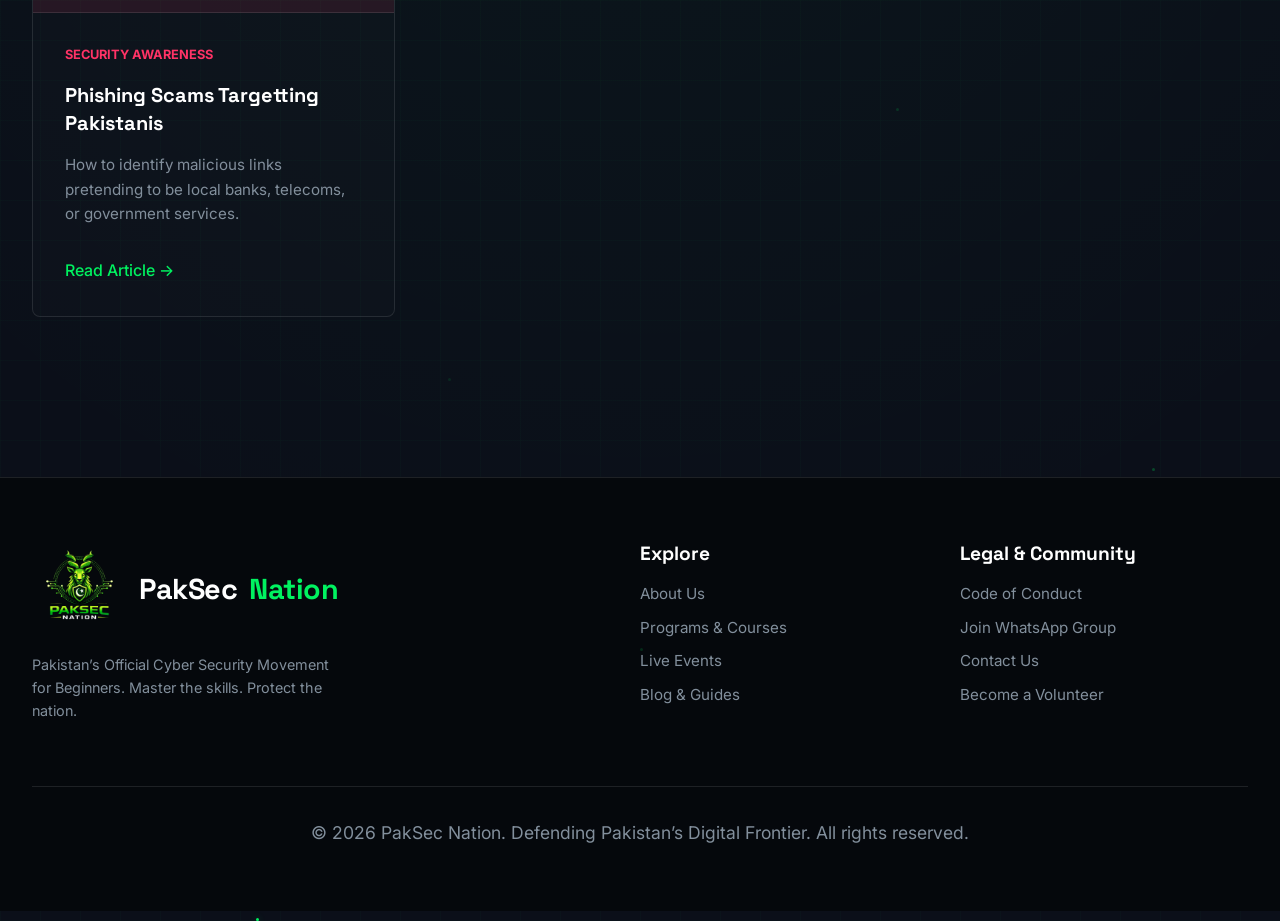
<file: blog.html>
<!DOCTYPE html>
<html lang="en">

<head>
    <meta charset="UTF-8">
    <meta name="viewport" content="width=device-width, initial-scale=1.0">
    <title>Blog & Guides | PakSec Nation</title>
    <meta name="description"
        content="Beginner guides, roadmaps, and security awareness articles for starting a cybersecurity career in Pakistan.">
    <link rel="stylesheet" href="css/global.css">
    <style>
        .page-header {
            padding: calc(var(--space-xl) + 60px) var(--space-sm) var(--space-lg);
            text-align: center;
            background: linear-gradient(180deg, rgba(0, 242, 96, 0.05) 0%, var(--color-bg) 100%);
            border-bottom: 1px solid var(--color-border);
        }

        .category-grid {
            display: grid;
            grid-template-columns: repeat(auto-fit, minmax(250px, 1fr));
            gap: var(--space-md);
            margin-bottom: var(--space-xl);
        }

        .category-card {
            padding: var(--space-md);
            text-align: center;
            border-radius: var(--border-radius-md);
            background: var(--color-surface);
            border: 1px solid var(--color-border);
            transition: all var(--transition-fast);
            cursor: pointer;
        }

        .category-card:hover {
            border-color: var(--color-primary);
            background: rgba(0, 242, 96, 0.05);
        }

        .category-card h4 {
            color: #fff;
            margin-bottom: 0.5rem;
        }

        .article-grid {
            display: grid;
            grid-template-columns: repeat(auto-fit, minmax(300px, 1fr));
            gap: var(--space-lg);
        }

        .article-card {
            display: flex;
            flex-direction: column;
            border: 1px solid var(--color-border);
            border-radius: var(--border-radius-md);
            overflow: hidden;
            transition: border-color var(--transition-fast);
            background: rgba(255, 255, 255, 0.01);
        }

        .article-card:hover {
            border-color: var(--color-text-muted);
        }

        .article-img {
            width: 100%;
            height: 180px;
            background: var(--color-surface);
            display: flex;
            align-items: center;
            justify-content: center;
            color: var(--color-text-muted);
            border-bottom: 1px solid var(--color-border);
            font-family: var(--font-heading);
            letter-spacing: 2px;
        }

        .article-content {
            padding: var(--space-md);
            flex-grow: 1;
            display: flex;
            flex-direction: column;
        }

        .article-tag {
            font-size: 0.8rem;
            text-transform: uppercase;
            color: var(--color-primary);
            font-weight: bold;
            margin-bottom: var(--space-sm);
        }

        .article-title {
            color: #fff;
            font-size: 1.25rem;
            margin-bottom: var(--space-sm);
            line-height: 1.4;
        }

        .article-content a {
            margin-top: auto;
            align-self: flex-start;
            font-weight: 500;
        }
    </style>
</head>

<body>

    <!-- Navigation -->
    <nav class="navbar">
        <div class="container">
            <a href="index.html" class="nav-brand">
                <img src="assets/DSADas.png" alt="PakSec Nation Logo">

                PakSec<span>Nation</span>
            </a>
            <button class="mobile-menu-btn">&#9776;</button>
            <div class="nav-links">
                <a href="index.html">Home</a>
                <a href="about.html">About</a>
                <a href="programs.html">Programs</a>
                <a href="events.html">Events</a>
                <a href="blog.html" class="active">Blog</a>
                <a href="join.html" class="btn btn-primary" style="padding: 0.5rem 1rem; font-size: 0.9rem;">Join
                    Now</a>
            </div>
        </div>
    </nav>

    <!-- Page Header -->
    <header class="page-header">
        <div class="container">
            <h1 style="font-size: clamp(2rem, 4vw, 3.5rem);">Knowledge Base.</h1>
            <p style="max-width: 600px; margin: 0 auto;">Beginner guides, career roadmaps, and security awareness
                articles tailored for Pakistan.</p>
        </div>
    </header>

    <section class="section">
        <div class="container">

            <!-- Category Filter (Visual Only for MVP) -->
            <div class="category-grid">
                <div class="category-card" style="border-color: var(--color-primary);">
                    <h4>All Guides</h4>
                    <p style="margin:0; font-size:0.9rem;">Latest uploads</p>
                </div>
                <div class="category-card">
                    <h4>Fundamentals</h4>
                    <p style="margin:0; font-size:0.9rem;">Beginner theories</p>
                </div>
                <div class="category-card">
                    <h4>Career</h4>
                    <p style="margin:0; font-size:0.9rem;">Job roadmaps</p>
                </div>
                <div class="category-card">
                    <h4>Tools</h4>
                    <p style="margin:0; font-size:0.9rem;">Software breakdowns</p>
                </div>
            </div>

            <!-- Blog Grid -->
            <div class="article-grid">

                <!-- Article 1 -->
                <article class="article-card">
                    <div class="article-img">BEGINNER GUIDE</div>
                    <div class="article-content">
                        <span class="article-tag">Fundamentals</span>
                        <h3 class="article-title">What is Ethical Hacking? A Simple Breakdown</h3>
                        <p style="font-size: 0.95rem;">Demystifying the difference between white hat and black hat
                            hackers in plain English.</p>
                        <a href="#">Read Article &rarr;</a>
                    </div>
                </article>

                <!-- Article 2 -->
                <article class="article-card">
                    <div class="article-img" style="background-image: linear-gradient(45deg, #05080c, #1a2233);">CAREER
                        MAP</div>
                    <div class="article-content">
                        <span class="article-tag">Career</span>
                        <h3 class="article-title">The Ultimate Target: How to Start Cyber Security in Pakistan</h3>
                        <p style="font-size: 0.95rem;">A step-by-step roadmap specifically designed for computing
                            students in Pakistani universities.</p>
                        <a href="#">Read Article &rarr;</a>
                    </div>
                </article>

                <!-- Article 3 -->
                <article class="article-card">
                    <div class="article-img">TOOL BREAKDOWN</div>
                    <div class="article-content">
                        <span class="article-tag">Tools</span>
                        <h3 class="article-title">Nmap for Absolute Beginners</h3>
                        <p style="font-size: 0.95rem;">Learn how to map a network and find open ports using the industry
                            standard tool.</p>
                        <a href="#">Read Article &rarr;</a>
                    </div>
                </article>

                <!-- Article 4 -->
                <article class="article-card">
                    <div class="article-img" style="background: rgba(255,51,102,0.1); color: #FF3366;">AWARENESS ALERT
                    </div>
                    <div class="article-content">
                        <span class="article-tag" style="color: #FF3366;">Security Awareness</span>
                        <h3 class="article-title">Phishing Scams Targetting Pakistanis</h3>
                        <p style="font-size: 0.95rem;">How to identify malicious links pretending to be local banks,
                            telecoms, or government services.</p>
                        <a href="#">Read Article &rarr;</a>
                    </div>
                </article>

            </div>

        </div>
    </section>

    <!-- Footer -->
    <footer class="footer">
        <div class="container">
            <div class="footer-grid">
                <div class="footer-brand">
                    <a href="index.html" class="nav-brand">
                        <img src="assets/DSADas.png" alt="PakSec Nation Logo">

                        PakSec<span>Nation</span>
                    </a>
                    <p>Pakistan’s Official Cyber Security Movement for Beginners. Master the skills. Protect the nation.
                    </p>
                </div>
                <div class="footer-links">
                    <h4>Explore</h4>
                    <ul>
                        <li><a href="about.html">About Us</a></li>
                        <li><a href="programs.html">Programs & Courses</a></li>
                        <li><a href="events.html">Live Events</a></li>
                        <li><a href="blog.html">Blog & Guides</a></li>
                    </ul>
                </div>
                <div class="footer-links">
                    <h4>Legal & Community</h4>
                    <ul>
                        <li><a href="conduct.html">Code of Conduct</a></li>
                        <li><a href="join.html">Join WhatsApp Group</a></li>
                        <li><a href="contact.html">Contact Us</a></li>
                        <li><a href="join.html#volunteer">Become a Volunteer</a></li>

                    </ul>
                </div>
            </div>
            <div class="footer-bottom">
                <p>&copy; 2026 PakSec Nation. Defending Pakistan’s Digital Frontier. All rights reserved.</p>
            </div>
        </div>
    </footer>

    <script src="js/app.js"></script>
</body>

</html>
</file>
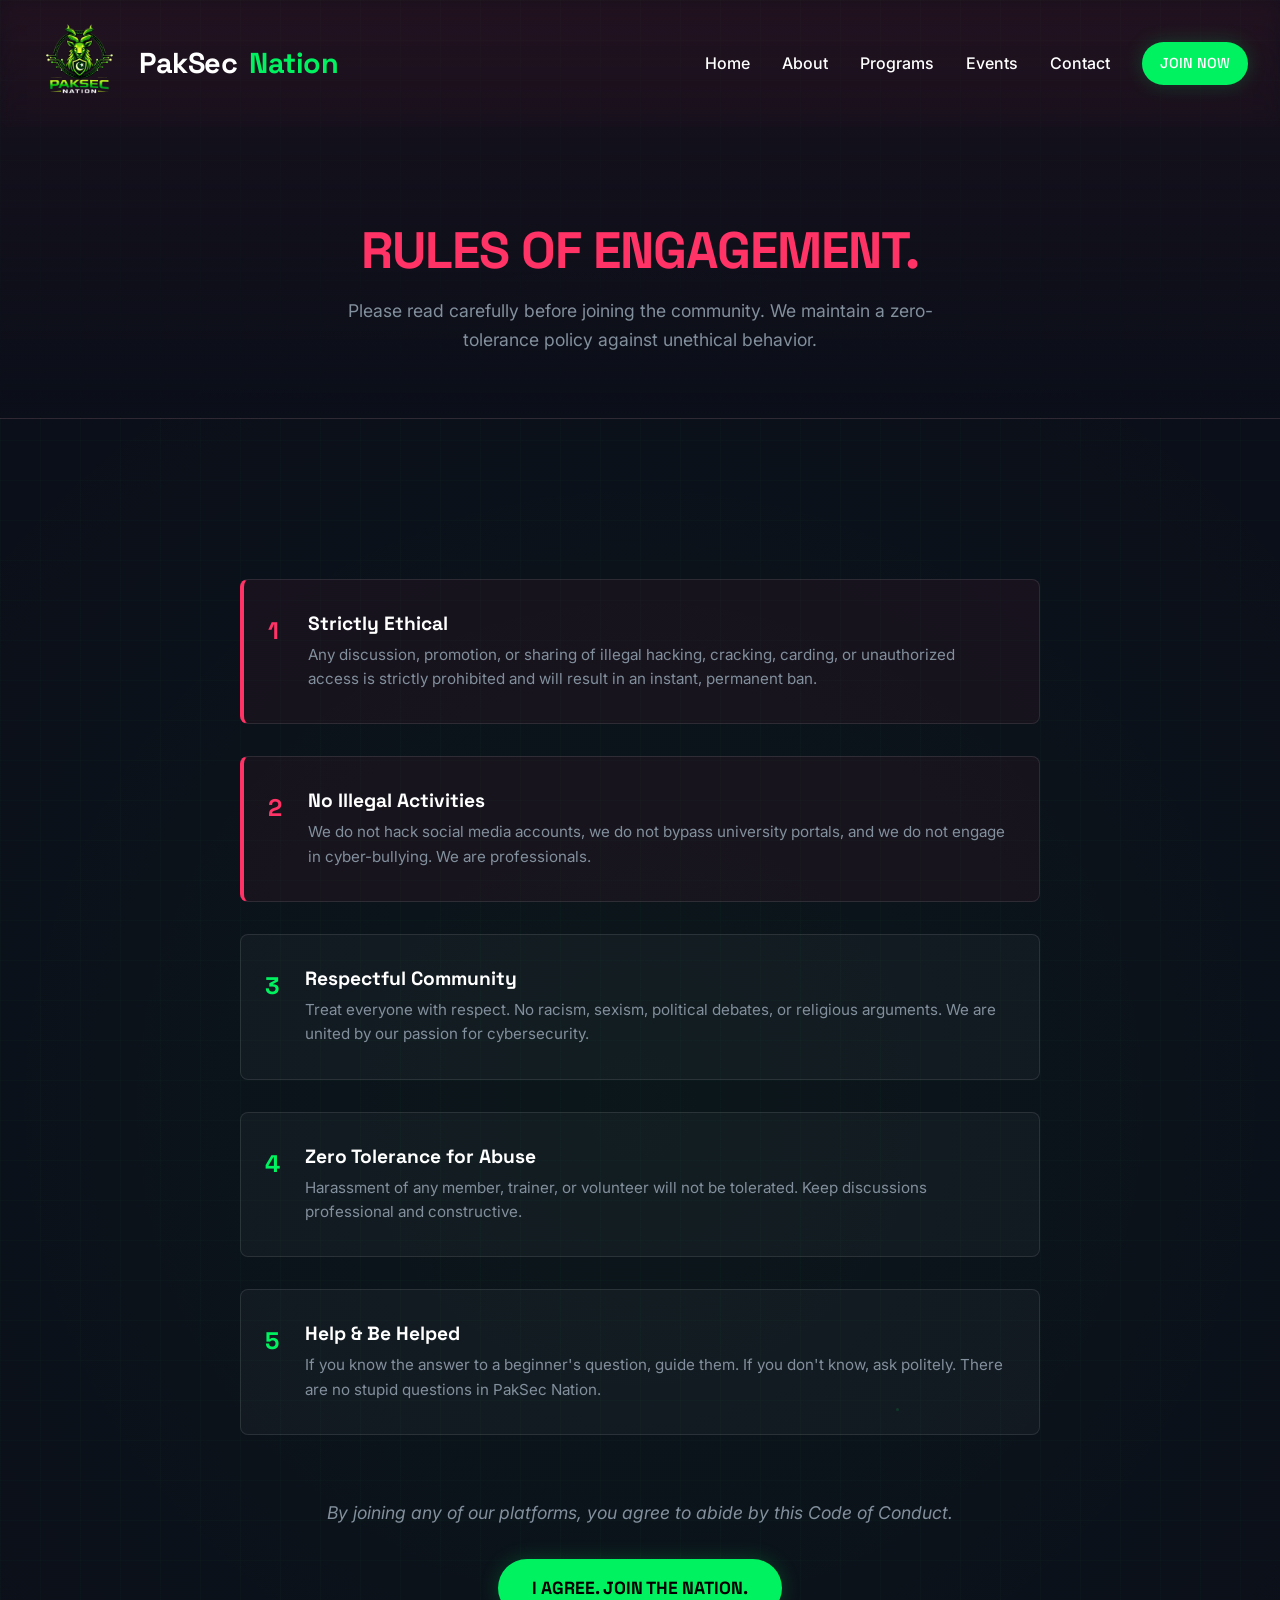
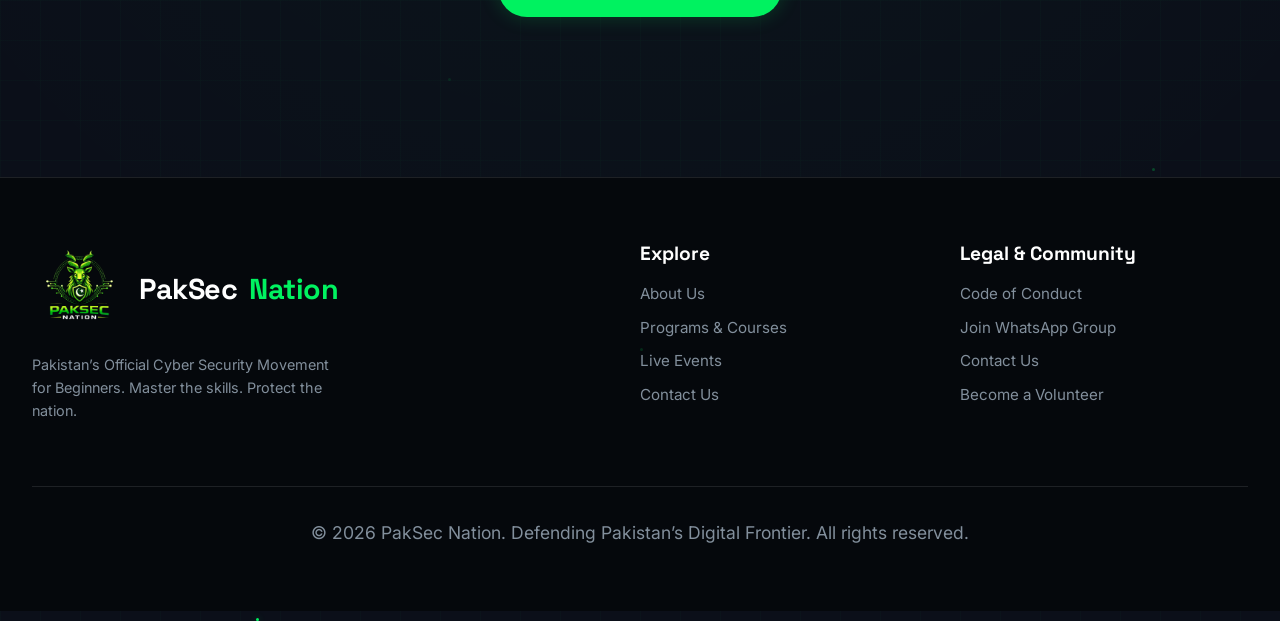
<file: conduct.html>
<!DOCTYPE html>
<html lang="en">

<head>
    <meta charset="UTF-8">
    <meta name="viewport" content="width=device-width, initial-scale=1.0">
    <title>Code of Conduct | PakSec Nation</title>
    <meta name="description" content="PakSec Nation Rules of Engagement. Strictly ethical cybersecurity education.">
    <link rel="stylesheet" href="css/global.css">
    <style>
        .page-header {
            padding: calc(var(--space-xl) + 60px) var(--space-sm) var(--space-lg);
            text-align: center;
            background: linear-gradient(180deg, rgba(255, 51, 102, 0.05) 0%, var(--color-bg) 100%);
            border-bottom: 1px solid var(--color-border);
        }

        .rules-container {
            max-width: 800px;
            margin: 0 auto;
        }

        .rule-card {
            background: var(--color-surface);
            border: 1px solid var(--color-border);
            border-radius: var(--border-radius-md);
            padding: var(--space-md);
            margin-bottom: var(--space-md);
            position: relative;
            padding-left: 4rem;
            transition: transform var(--transition-fast);
        }

        .rule-card:hover {
            transform: translateX(10px);
            border-color: var(--color-text-muted);
        }

        .rule-card.strict {
            border-left: 4px solid var(--color-error);
            background: rgba(255, 51, 102, 0.05);
        }

        .rule-card.strict:hover {
            border-color: var(--color-error);
        }

        .rule-number {
            position: absolute;
            left: 1.5rem;
            top: var(--space-md);
            font-family: var(--font-heading);
            font-size: 1.5rem;
            font-weight: bold;
            color: var(--color-primary);
        }

        .rule-card.strict .rule-number {
            color: var(--color-error);
        }

        .rule-card h3 {
            margin-bottom: 0.5rem;
            font-size: 1.2rem;
            color: var(--color-text-main);
        }

        .rule-card p {
            margin-bottom: 0;
            font-size: 0.95rem;
        }
    </style>
</head>

<body>

    <!-- Navigation -->
    <nav class="navbar">
        <div class="container">
            <a href="index.html" class="nav-brand">
                <img src="assets/DSADas.png" alt="PakSec Nation Logo">

                PakSec<span>Nation</span>
            </a>
            <button class="mobile-menu-btn">&#9776;</button>
            <div class="nav-links">
                <a href="index.html">Home</a>
                <a href="about.html">About</a>
                <a href="programs.html">Programs</a>
                <a href="events.html">Events</a>
                <a href="contact.html">Contact</a>
                <a href="join.html" class="btn btn-primary" style="padding: 0.5rem 1rem; font-size: 0.9rem;">Join
                    Now</a>
            </div>
        </div>
    </nav>

    <!-- Page Header -->
    <header class="page-header">
        <div class="container">
            <h1 style="font-size: clamp(2rem, 4vw, 3.5rem); color: var(--color-error);">Rules of Engagement.</h1>
            <p style="max-width: 600px; margin: 0 auto;">Please read carefully before joining the community. We maintain
                a zero-tolerance policy against unethical behavior.</p>
        </div>
    </header>

    <section class="section">
        <div class="container">
            <div class="rules-container">

                <div class="rule-card strict">
                    <span class="rule-number">1</span>
                    <h3>Strictly Ethical</h3>
                    <p>Any discussion, promotion, or sharing of illegal hacking, cracking, carding, or unauthorized
                        access is strictly prohibited and will result in an instant, permanent ban.</p>
                </div>

                <div class="rule-card strict">
                    <span class="rule-number">2</span>
                    <h3>No Illegal Activities</h3>
                    <p>We do not hack social media accounts, we do not bypass university portals, and we do not engage
                        in cyber-bullying. We are professionals.</p>
                </div>

                <div class="rule-card">
                    <span class="rule-number">3</span>
                    <h3>Respectful Community</h3>
                    <p>Treat everyone with respect. No racism, sexism, political debates, or religious arguments. We are
                        united by our passion for cybersecurity.</p>
                </div>

                <div class="rule-card">
                    <span class="rule-number">4</span>
                    <h3>Zero Tolerance for Abuse</h3>
                    <p>Harassment of any member, trainer, or volunteer will not be tolerated. Keep discussions
                        professional and constructive.</p>
                </div>

                <div class="rule-card">
                    <span class="rule-number">5</span>
                    <h3>Help & Be Helped</h3>
                    <p>If you know the answer to a beginner's question, guide them. If you don't know, ask politely.
                        There are no stupid questions in PakSec Nation.</p>
                </div>

                <div class="text-center mt-3">
                    <p style="font-style: italic;">By joining any of our platforms, you agree to abide by this Code of
                        Conduct.</p>
                    <a href="join.html" class="btn btn-primary">I Agree. Join The Nation.</a>
                </div>

            </div>
        </div>
    </section>

    <!-- Footer -->
    <footer class="footer">
        <div class="container">
            <div class="footer-grid">
                <div class="footer-brand">
                    <a href="index.html" class="nav-brand">
                        <img src="assets/DSADas.png" alt="PakSec Nation Logo">

                        PakSec<span>Nation</span>
                    </a>
                    <p>Pakistan’s Official Cyber Security Movement for Beginners. Master the skills. Protect the nation.
                    </p>
                </div>
                <div class="footer-links">
                    <h4>Explore</h4>
                    <ul>
                        <li><a href="about.html">About Us</a></li>
                        <li><a href="programs.html">Programs & Courses</a></li>
                        <li><a href="events.html">Live Events</a></li>
                        <li><a href="contact.html">Contact Us</a></li>
                    </ul>
                </div>
                <div class="footer-links">
                    <h4>Legal & Community</h4>
                    <ul>
                        <li><a href="conduct.html">Code of Conduct</a></li>
                        <li><a href="join.html">Join WhatsApp Group</a></li>
                        <li><a href="contact.html">Contact Us</a></li>
                        <li><a href="join.html#volunteer">Become a Volunteer</a></li>

                    </ul>
                </div>
            </div>
            <div class="footer-bottom">
                <p>&copy; 2026 PakSec Nation. Defending Pakistan’s Digital Frontier. All rights reserved.</p>
            </div>
        </div>
    </footer>

    <script src="js/app.js"></script>
</body>

</html>
</file>
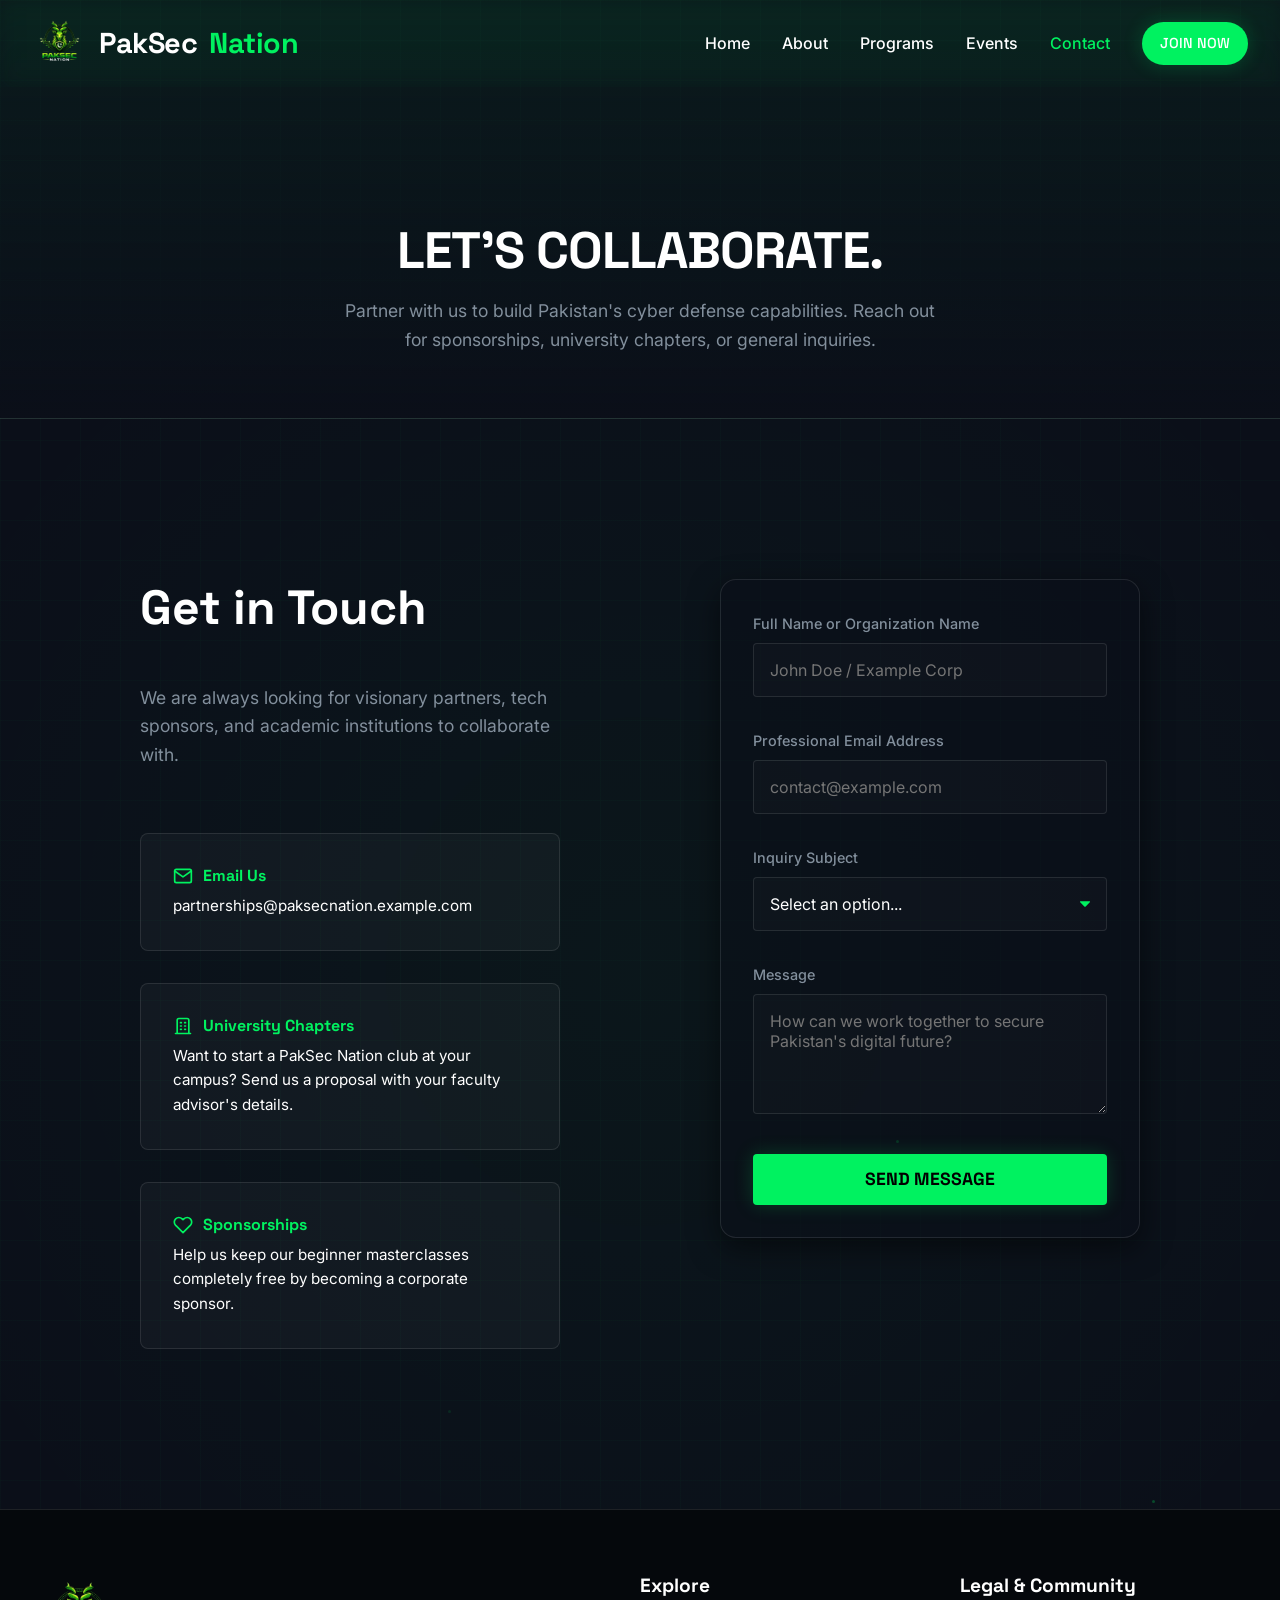
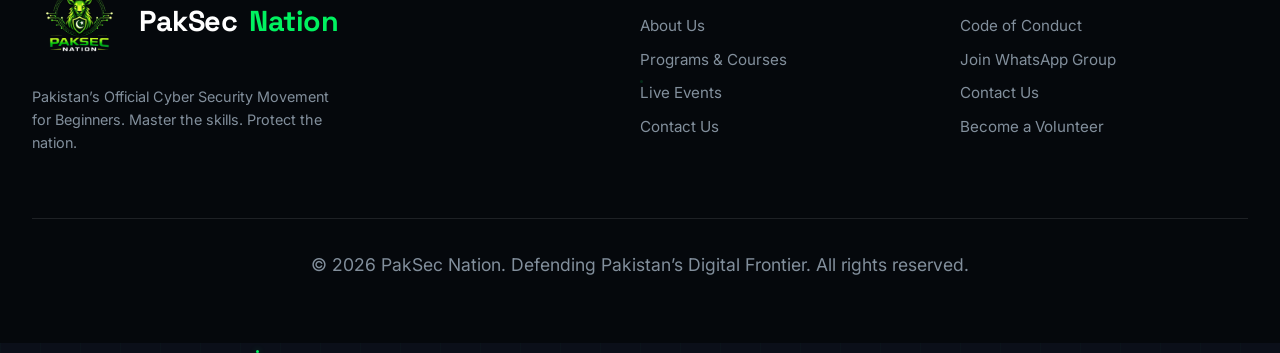
<file: contact.html>
<!DOCTYPE html>
<html lang="en">

<head>
    <meta charset="UTF-8">
    <meta name="viewport" content="width=device-width, initial-scale=1.0">
    <title>Contact Us | PakSec Nation</title>
    <meta name="description"
        content="Get in touch with PakSec Nation for collaborations, sponsorships, or general inquiries.">
    <link rel="stylesheet" href="css/global.css">
    <style>
        .page-header {
            padding: calc(var(--space-xl) + 60px) var(--space-sm) var(--space-lg);
            text-align: center;
            background: linear-gradient(180deg, rgba(0, 242, 96, 0.05) 0%, var(--color-bg) 100%);
            border-bottom: 1px solid var(--color-border);
        }

        .contact-grid {
            display: grid;
            grid-template-columns: 1fr 1fr;
            gap: var(--space-xl);
            max-width: 1000px;
            margin: 0 auto;
        }

        @media (max-width: 768px) {
            .contact-grid {
                grid-template-columns: 1fr;
            }
        }

        .contact-info {
            display: flex;
            flex-direction: column;
            gap: var(--space-md);
        }

        .info-card {
            background: var(--color-surface);
            padding: var(--space-md);
            border-radius: var(--border-radius-md);
            border: 1px solid var(--color-border);
            transition: all var(--transition-normal);
        }

        .info-card:hover {
            border-color: var(--color-primary);
            transform: translateX(10px);
            background: rgba(0, 242, 96, 0.05);
        }

        .info-card h4 {
            color: var(--color-primary);
            margin-bottom: 0.5rem;
            display: flex;
            align-items: center;
            gap: 10px;
        }

        .info-card p {
            margin: 0;
            font-size: 0.95rem;
            color: var(--color-text-main);
        }

        .contact-form {
            background: rgba(11, 15, 25, 0.5);
            padding: var(--space-md);
            border-radius: var(--border-radius-lg);
            border: 1px solid var(--color-border);
            box-shadow: 0 10px 30px rgba(0, 0, 0, 0.5);
        }

        .form-group {
            margin-bottom: var(--space-md);
        }

        .form-group label {
            display: block;
            margin-bottom: 0.5rem;
            color: var(--color-text-muted);
            font-size: 0.9rem;
            font-weight: 500;
        }

        .form-control {
            width: 100%;
            padding: 1rem;
            background: rgba(255, 255, 255, 0.02);
            border: 1px solid var(--color-border);
            border-radius: var(--border-radius-sm);
            color: var(--color-text-main);
            font-family: var(--font-body);
            font-size: 1rem;
            transition: all var(--transition-fast);
        }

        .form-control:focus {
            outline: none;
            border-color: var(--color-primary);
            background: rgba(0, 242, 96, 0.05);
            box-shadow: 0 0 10px rgba(0, 242, 96, 0.1);
        }

        textarea.form-control {
            resize: vertical;
            min-height: 120px;
        }
    </style>
</head>

<body>

    <!-- Navigation -->
    <nav class="navbar">
        <div class="container">
            <a href="index.html" class="nav-brand">
                <img src="assets/DSADas.png" alt="PakSec Nation Logo"
                    style="height: 55px; width: auto; max-width: 100%; object-fit: contain;">
                PakSec<span>Nation</span>
            </a>
            <button class="mobile-menu-btn">&#9776;</button>
            <div class="nav-links">
                <a href="index.html">Home</a>
                <a href="about.html">About</a>
                <a href="programs.html">Programs</a>
                <a href="events.html">Events</a>
                <a href="contact.html" class="active">Contact</a>
                <a href="join.html" class="btn btn-primary" style="padding: 0.5rem 1rem; font-size: 0.9rem;">Join
                    Now</a>
            </div>
        </div>
    </nav>

    <!-- Page Header -->
    <header class="page-header">
        <div class="container reveal">
            <h1 style="font-size: clamp(2rem, 4vw, 3.5rem);">Let's Collaborate.</h1>
            <p style="max-width: 600px; margin: 0 auto;">Partner with us to build Pakistan's cyber defense capabilities.
                Reach out for sponsorships, university chapters, or general inquiries.</p>
        </div>
    </header>

    <section class="section">
        <div class="container">
            <div class="contact-grid">

                <!-- Contact Info -->
                <div class="contact-info reveal-left">
                    <h2 class="mb-1">Get in Touch</h2>
                    <p class="mb-2">We are always looking for visionary partners, tech sponsors, and academic
                        institutions to collaborate with.</p>

                    <div class="info-card delay-100">
                        <h4>
                            <svg viewBox="0 0 24 24" width="20" height="20" fill="none" stroke="#00F260" stroke-width="2" stroke-linecap="round" stroke-linejoin="round" style="flex-shrink: 0;"><path d="M4 4h16c1.1 0 2 .9 2 2v12c0 1.1-.9 2-2 2H4c-1.1 0-2-.9-2-2V6c0-1.1.9-2 2-2z"/><polyline points="22,6 12,13 2,6"/></svg>
                            Email Us
                        </h4>
                        <p>partnerships@paksecnation.example.com</p>
                    </div>

                    <div class="info-card delay-200">
                        <h4>
                            <svg viewBox="0 0 24 24" width="20" height="20" fill="none" stroke="#00F260" stroke-width="2" stroke-linecap="round" stroke-linejoin="round" style="flex-shrink: 0;"><path d="M3 21h18M9 8h1M9 12h1M9 16h1M14 8h1M14 12h1M14 16h1M5 21V5a2 2 0 012-2h10a2 2 0 012 2v16"/></svg>
                            University Chapters
                        </h4>
                        <p>Want to start a PakSec Nation club at your campus? Send us a proposal with your faculty
                            advisor's details.</p>
                    </div>

                    <div class="info-card delay-300">
                        <h4>
                            <svg viewBox="0 0 24 24" width="20" height="20" fill="none" stroke="#00F260" stroke-width="2" stroke-linecap="round" stroke-linejoin="round" style="flex-shrink: 0;"><path d="M20.84 4.61a5.5 5.5 0 00-7.78 0L12 5.67l-1.06-1.06a5.5 5.5 0 00-7.78 7.78l1.06 1.06L12 21.23l7.78-7.78 1.06-1.06a5.5 5.5 0 000-7.78z"/></svg>
                            Sponsorships
                        </h4>
                        <p>Help us keep our beginner masterclasses completely free by becoming a corporate sponsor.</p>
                    </div>
                </div>

                                <!-- Contact Form -->
                <div class="reveal-right delay-200">
                    <form action="https://script.google.com/macros/s/AKfycbzPBdgek4qdgWCAtEM0yFV9cBwjVjkazVR7Mw0euCyhHWqUcjwPBW228nZWadwjThZj/exec" method="POST" class="contact-form">
                        <input type="hidden" name="formType" value="contact">
                        <div class="form-group">
                            <label for="name">Full Name or Organization Name</label>
                            <input type="text" id="name" name="name" class="form-control" placeholder="John Doe / Example Corp"
                                required>
                        </div>
                        <div class="form-group">
                            <label for="email">Professional Email Address</label>
                            <input type="email" id="email" name="email" class="form-control" placeholder="contact@example.com"
                                required>
                        </div>
                        <div class="form-group">
                            <label for="subject">Inquiry Subject</label>
                            <select id="subject" name="subject" class="form-control" required
                                style="cursor: pointer; appearance: none; background-image: url('data:image/svg+xml;charset=US-ASCII,%3Csvg%20xmlns%3D%22http%3A%2F%2Fwww.w3.org%2F2000%2Fsvg%22%20width%3D%22292.4%22%20height%3D%22292.4%22%3E%3Cpath%20fill%3D%22%2300F260%22%20d%3D%22M287%2069.4a17.6%2017.6%200%200%200-13-5.4H18.4c-5%200-9.3%201.8-12.9%205.4A17.6%2017.6%200%200%200%200%2082.2c0%205%201.8%209.3%205.4%2012.9l128%20127.9c3.6%203.6%207.8%205.4%2012.8%205.4s9.2-1.8%2012.8-5.4L287%2095c3.5-3.5%205.4-7.8%205.4-12.8%200-5-1.9-9.2-5.5-12.8z%22%2F%3E%3C%2Fsvg%3E'); background-repeat: no-repeat; background-position: right 1rem top 50%; background-size: 0.65rem auto;">
                                <option value="" disabled selected>Select an option...</option>
                                <option value="sponsorship">Corporate Sponsorship</option>
                                <option value="university">University Chapter Integration</option>
                                <option value="press">Press & Media Inquiry</option>
                                <option value="general">General Collaboration</option>
                            </select>
                        </div>
                        <div class="form-group">
                            <label for="message">Message</label>
                            <textarea id="message" name="message" class="form-control"
                                placeholder="How can we work together to secure Pakistan's digital future?"
                                required></textarea>
                        </div>
                        <button type="submit" class="btn btn-primary"
                            style="width: 100%; border-radius: var(--border-radius-sm);">Send Message</button>
                    </form>
                </div>

            </div>
        </div>
    </section>

    <!-- Footer -->
    <footer class="footer">
        <div class="container">
            <div class="footer-grid">
                <div class="footer-brand">
                    <a href="index.html" class="nav-brand">
                        <img src="assets/DSADas.png" alt="PakSec Nation Logo">
                        PakSec<span>Nation</span>
                    </a>
                    <p>Pakistan’s Official Cyber Security Movement for Beginners. Master the skills. Protect the nation.
                    </p>
                </div>
                <div class="footer-links">
                    <h4>Explore</h4>
                    <ul>
                        <li><a href="about.html">About Us</a></li>
                        <li><a href="programs.html">Programs & Courses</a></li>
                        <li><a href="events.html">Live Events</a></li>
                        <li><a href="contact.html">Contact Us</a></li>
                    </ul>
                </div>
                <div class="footer-links">
                    <h4>Legal & Community</h4>
                    <ul>
                        <li><a href="conduct.html">Code of Conduct</a></li>
                        <li><a href="join.html">Join WhatsApp Group</a></li>
                        <li><a href="contact.html">Contact Us</a></li>
                        <li><a href="join.html#volunteer">Become a Volunteer</a></li>
                    </ul>
                </div>
            </div>
            <div class="footer-bottom">
                <p>&copy; 2026 PakSec Nation. Defending Pakistan’s Digital Frontier. All rights reserved.</p>
            </div>
        </div>
    </footer>

    <script src="js/app.js"></script>
</body>

</html>
</file>
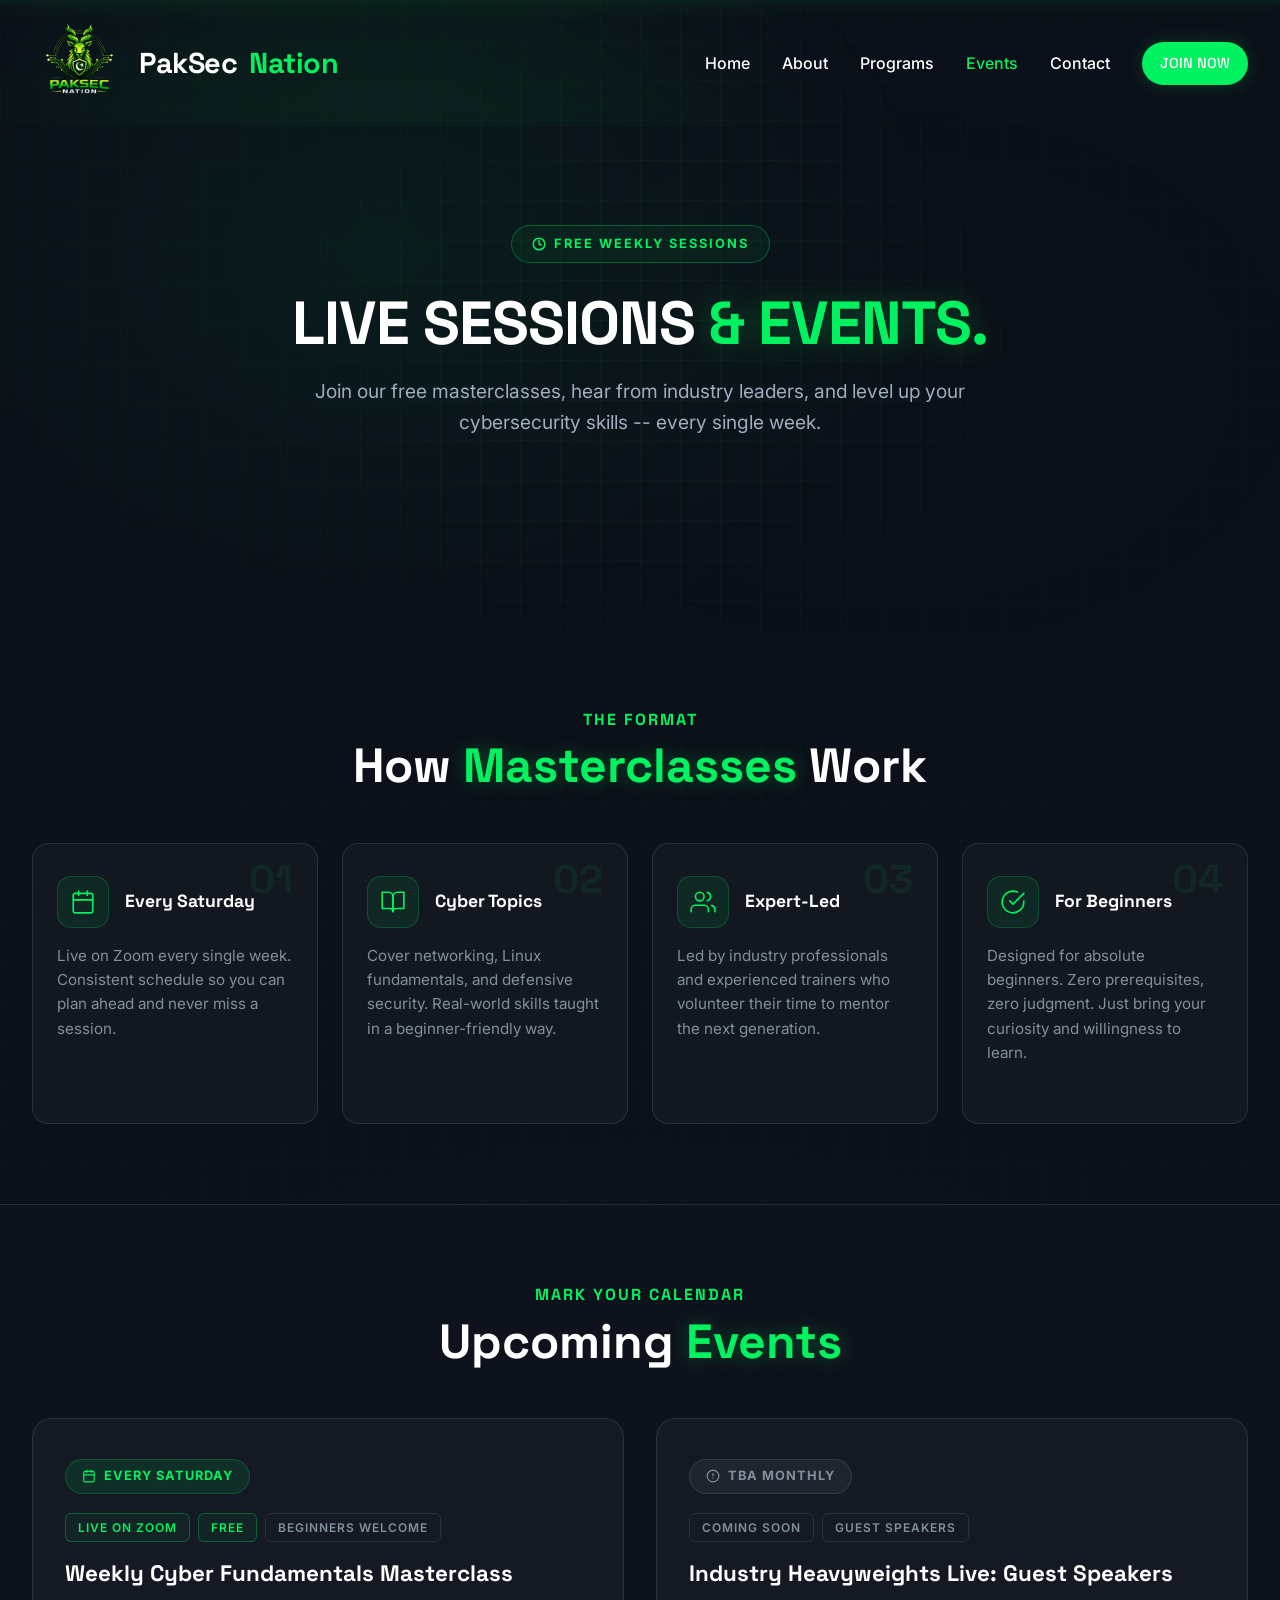
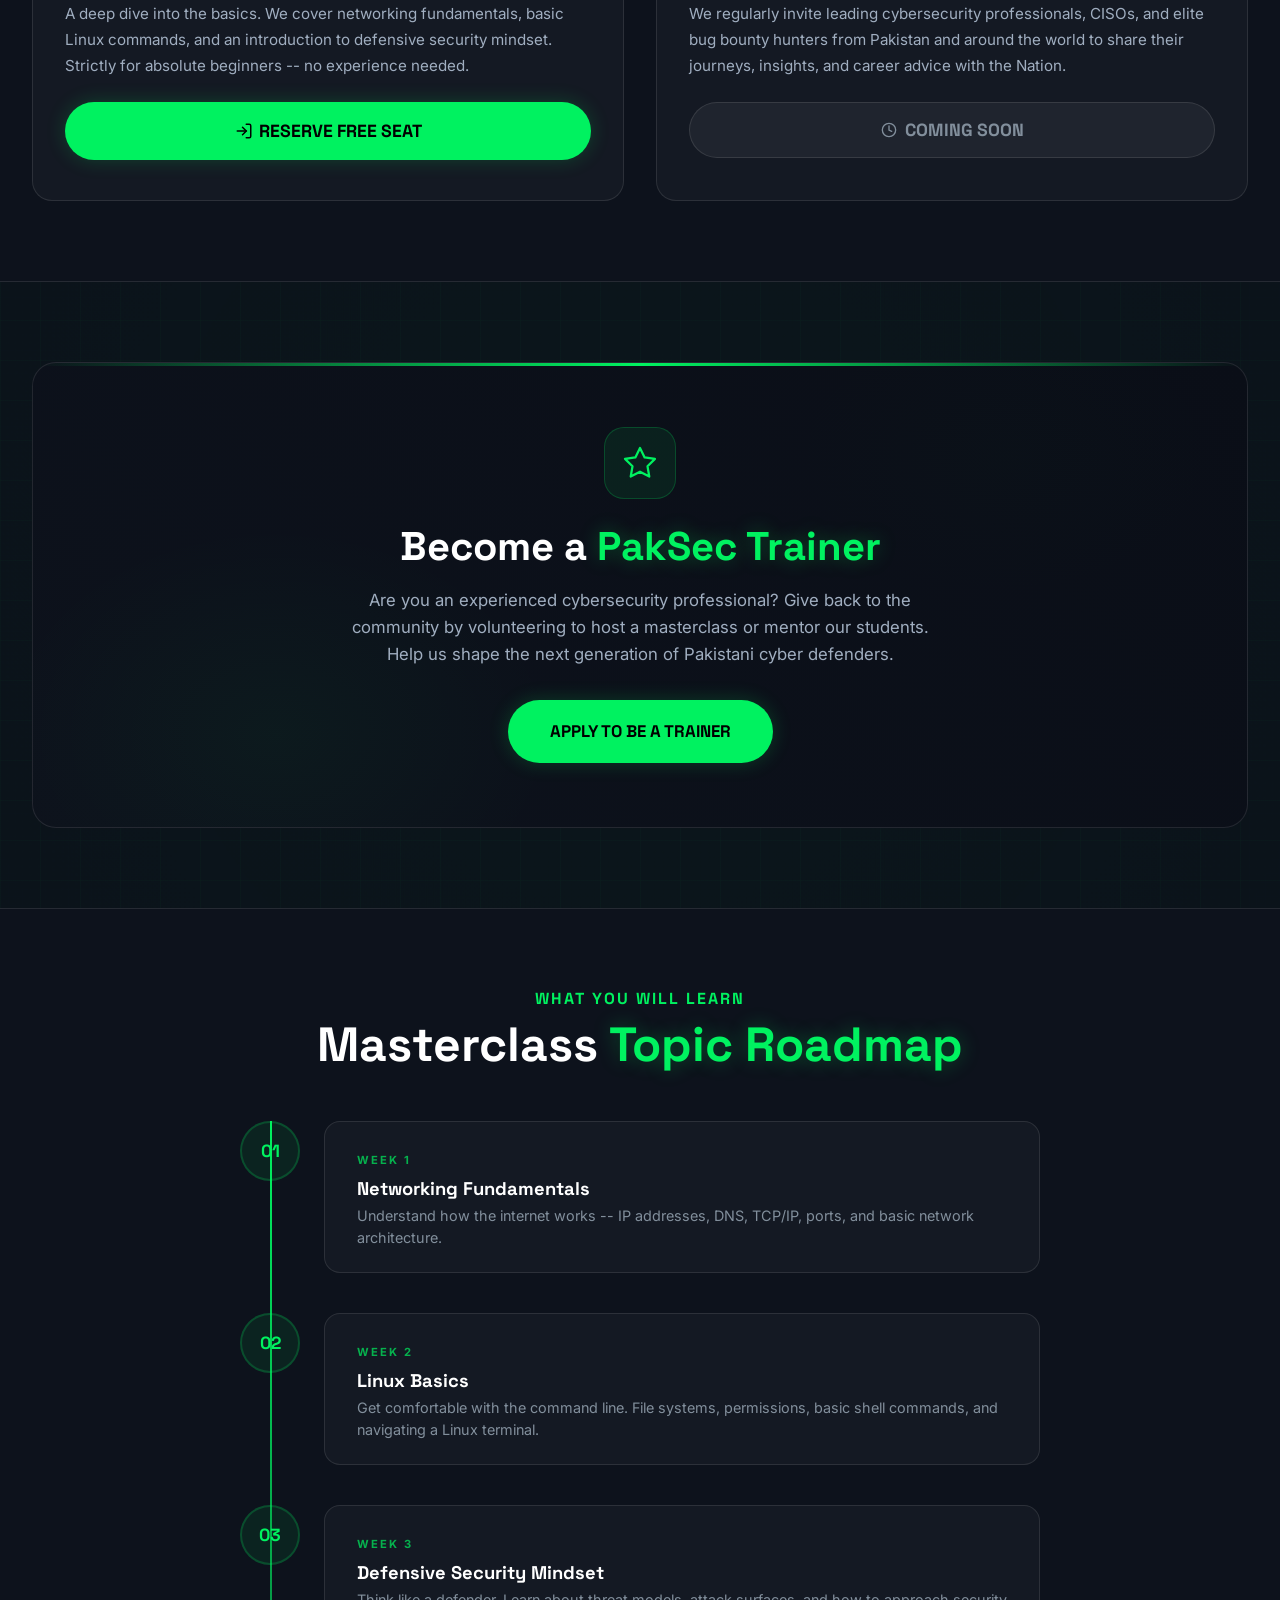
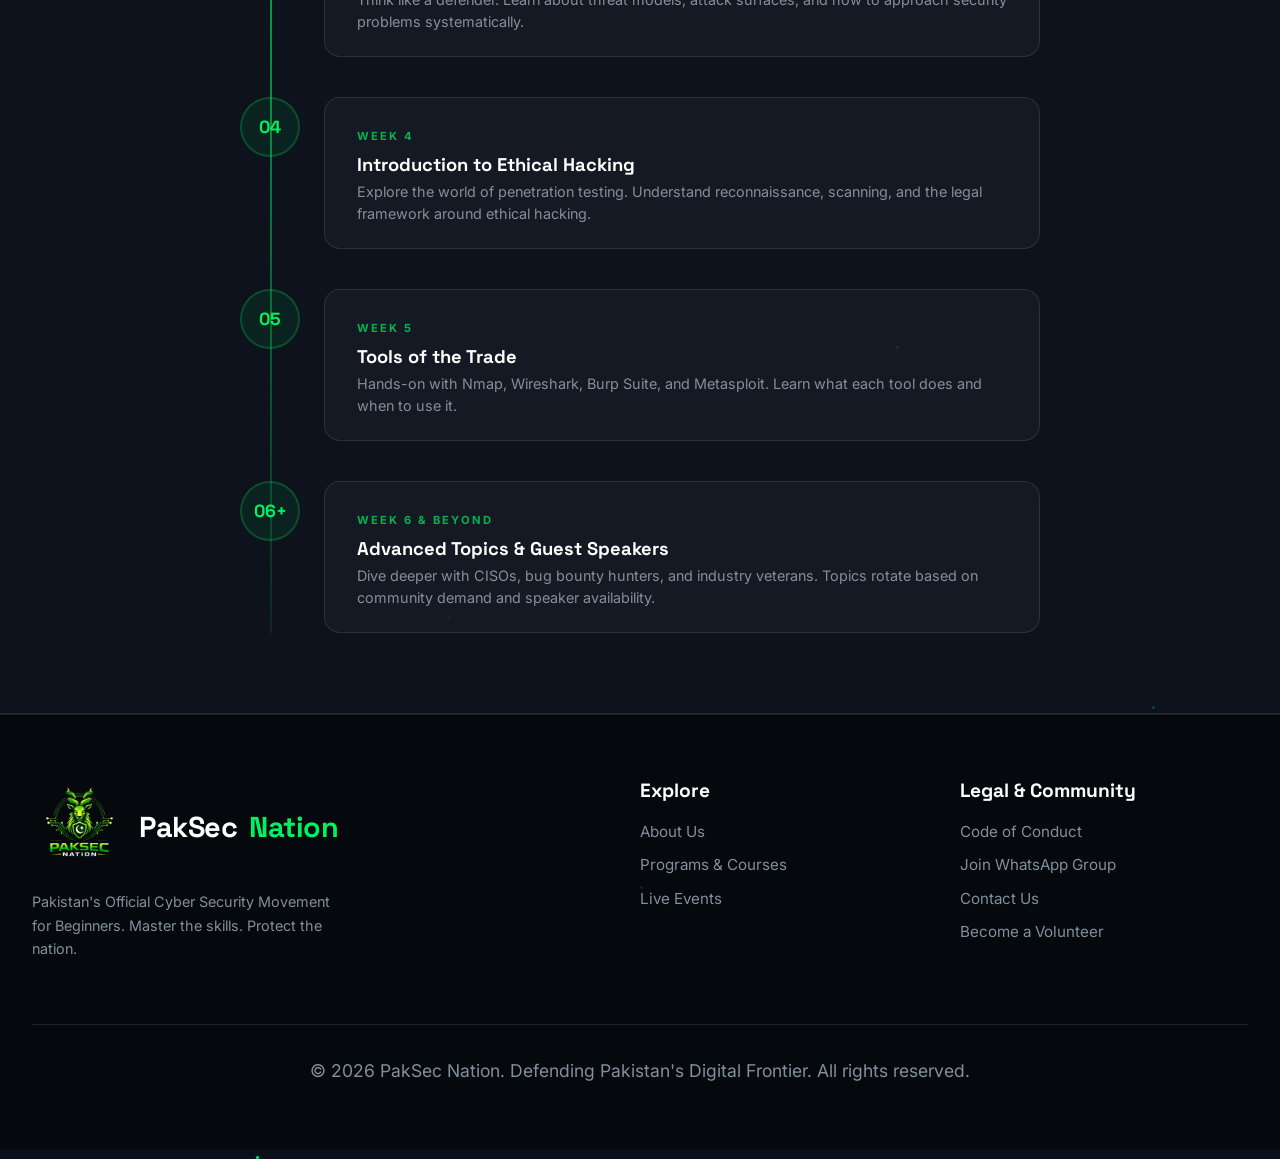
<file: events.html>
<!DOCTYPE html>
<html lang="en">

<head>
    <meta charset="UTF-8">
    <meta name="viewport" content="width=device-width, initial-scale=1.0">
    <title>Live Events | PakSec Nation</title>
    <meta name="description"
        content="Stay updated with our latest online masterclasses, guest speaker sessions, and community gatherings.">
    <link rel="stylesheet" href="css/global.css">
    <style>
        /* Hero */
        .events-hero {
            position: relative;
            min-height: 70vh;
            display: flex;
            align-items: center;
            justify-content: center;
            text-align: center;
            padding: 8rem 1.25rem 4rem;
            overflow: hidden;
        }

        .events-hero::before {
            content: '';
            position: absolute;
            inset: 0;
            background:
                radial-gradient(ellipse 800px 600px at 30% 40%, rgba(0, 242, 96, 0.06) 0%, transparent 70%),
                radial-gradient(ellipse 600px 400px at 70% 60%, rgba(0, 75, 35, 0.04) 0%, transparent 70%);
            pointer-events: none;
        }

        .events-hero-grid-bg {
            position: absolute;
            inset: 0;
            background-image:
                linear-gradient(rgba(0, 242, 96, 0.03) 1px, transparent 1px),
                linear-gradient(90deg, rgba(0, 242, 96, 0.03) 1px, transparent 1px);
            background-size: 40px 40px;
            mask-image: radial-gradient(circle at center, black 0%, transparent 70%);
            -webkit-mask-image: radial-gradient(circle at center, black 0%, transparent 70%);
            pointer-events: none;
        }

        .events-hero-content {
            position: relative;
            z-index: 2;
            max-width: 800px;
        }

        .events-hero-badge {
            display: inline-flex;
            align-items: center;
            gap: 8px;
            border: 1px solid rgba(0, 242, 96, 0.3);
            color: var(--color-primary);
            padding: 8px 20px;
            border-radius: 100px;
            font-size: 0.8rem;
            font-weight: 700;
            text-transform: uppercase;
            letter-spacing: 2px;
            margin-bottom: 1.5rem;
            background: rgba(0, 242, 96, 0.05);
            animation: fadeInDown 0.8s ease-out;
        }

        .events-hero h1 {
            font-size: clamp(2.2rem, 5vw, 3.8rem);
            margin-bottom: 1rem;
            animation: fadeInDown 1s ease-out 0.1s both;
        }

        .events-hero h1 span {
            color: var(--color-primary);
            text-shadow: 0 0 30px rgba(0, 242, 96, 0.3);
        }

        .events-hero p.hero-sub {
            font-size: 1.2rem;
            color: #a0aec0;
            max-width: 650px;
            margin: 0 auto 2rem;
            animation: fadeInUp 1s ease-out 0.3s both;
        }

        @keyframes fadeInDown {
            from { opacity: 0; transform: translateY(-25px); }
            to { opacity: 1; transform: translateY(0); }
        }

        @keyframes fadeInUp {
            from { opacity: 0; transform: translateY(25px); }
            to { opacity: 1; transform: translateY(0); }
        }

        @media (max-width: 600px) {
            .events-hero {
                min-height: 60vh;
                padding: 7rem 1rem 3rem;
            }
        }

        /* How Masterclasses Work - Feature Cards */
        .how-section {
            padding: 5rem 0;
        }

        .how-grid {
            display: grid;
            grid-template-columns: repeat(4, 1fr);
            gap: 1.5rem;
            margin-top: 3rem;
        }

        .diff-card {
            position: relative;
            padding: 2rem 1.5rem;
            background: var(--color-surface);
            border: 1px solid var(--color-border);
            border-radius: 16px;
            transition: all 0.4s cubic-bezier(0.175, 0.885, 0.32, 1.275);
            overflow: hidden;
        }

        .diff-card::before {
            content: '';
            position: absolute;
            inset: 0;
            background: linear-gradient(135deg, rgba(0, 242, 96, 0.05) 0%, transparent 50%);
            opacity: 0;
            transition: opacity 0.4s ease;
            border-radius: 16px;
        }

        .diff-card:hover {
            transform: translateY(-10px);
            border-color: var(--color-primary);
            box-shadow: 0 20px 40px rgba(0, 242, 96, 0.12);
        }

        .diff-card:hover::before { opacity: 1; }

        .diff-card-number {
            position: absolute;
            top: 1rem;
            right: 1.5rem;
            font-family: var(--font-heading);
            font-size: 2.5rem;
            font-weight: 700;
            color: rgba(0, 242, 96, 0.08);
            line-height: 1;
            transition: color 0.4s ease;
        }

        .diff-card:hover .diff-card-number { color: rgba(0, 242, 96, 0.15); }

        .diff-card-header {
            display: flex;
            align-items: center;
            gap: 1rem;
            margin-bottom: 1rem;
        }

        .diff-card-icon {
            flex-shrink: 0;
            width: 52px;
            height: 52px;
            border-radius: 14px;
            background: rgba(0, 242, 96, 0.08);
            border: 1px solid rgba(0, 242, 96, 0.2);
            display: flex;
            align-items: center;
            justify-content: center;
            transition: all 0.4s ease;
        }

        .diff-card-icon svg {
            width: 26px;
            height: 26px;
            stroke: var(--color-primary);
            transition: all 0.4s ease;
        }

        .diff-card:hover .diff-card-icon {
            background: var(--color-primary);
            box-shadow: 0 0 25px rgba(0, 242, 96, 0.4);
            transform: rotate(-5deg) scale(1.05);
        }

        .diff-card:hover .diff-card-icon svg { stroke: #000; }

        .diff-card h4 { color: #fff; font-size: 1.1rem; margin-bottom: 0; }

        .diff-card p { font-size: 0.95rem; margin-bottom: 0; position: relative; z-index: 1; }

        .diff-card-line {
            margin-top: 1.5rem;
            height: 2px;
            background: linear-gradient(90deg, var(--color-primary), transparent);
            transform: scaleX(0);
            transform-origin: left;
            transition: transform 0.5s ease;
        }

        .diff-card:hover .diff-card-line { transform: scaleX(1); }

        @media (max-width: 1024px) {
            .how-grid {
                grid-template-columns: 1fr 1fr;
            }
        }

        @media (max-width: 600px) {
            .how-grid {
                grid-template-columns: 1fr;
                max-width: 420px;
                margin-left: auto;
                margin-right: auto;
            }
        }

        /* Upcoming Events */
        .events-section {
            padding: 5rem 0;
            background: #0d121c;
            border-top: 1px solid var(--color-border);
            border-bottom: 1px solid var(--color-border);
        }

        .events-cards {
            display: grid;
            grid-template-columns: repeat(2, 1fr);
            gap: 2rem;
            margin-top: 3rem;
        }

        .event-card {
            background: var(--color-surface);
            border: 1px solid var(--color-border);
            border-radius: 20px;
            padding: 2.5rem 2rem;
            position: relative;
            overflow: hidden;
            transition: all 0.4s ease;
        }

        .event-card::before {
            content: '';
            position: absolute;
            inset: 0;
            background: linear-gradient(135deg, rgba(0, 242, 96, 0.04) 0%, transparent 60%);
            opacity: 0;
            transition: opacity 0.4s ease;
        }

        .event-card:hover {
            transform: translateY(-8px);
            border-color: var(--color-primary);
            box-shadow: 0 20px 50px rgba(0, 242, 96, 0.1);
        }

        .event-card:hover::before { opacity: 1; }

        .event-card-inner {
            position: relative;
            z-index: 1;
        }

        .event-card-date {
            display: inline-flex;
            align-items: center;
            gap: 8px;
            background: rgba(0, 242, 96, 0.1);
            border: 1px solid rgba(0, 242, 96, 0.2);
            color: var(--color-primary);
            padding: 6px 16px;
            border-radius: 100px;
            font-size: 0.8rem;
            font-weight: 700;
            text-transform: uppercase;
            letter-spacing: 1px;
            margin-bottom: 1.2rem;
        }

        .event-card-date svg {
            flex-shrink: 0;
        }

        .event-card-tags {
            display: flex;
            flex-wrap: wrap;
            gap: 0.5rem;
            margin-bottom: 1.2rem;
        }

        .event-tag {
            font-size: 0.75rem;
            font-weight: 600;
            text-transform: uppercase;
            letter-spacing: 1px;
            padding: 4px 12px;
            border-radius: 6px;
            border: 1px solid var(--color-border);
            color: var(--color-text-muted);
        }

        .event-tag.green {
            border-color: rgba(0, 242, 96, 0.3);
            color: var(--color-primary);
            background: rgba(0, 242, 96, 0.05);
        }

        .event-card h3 {
            color: #fff;
            font-size: 1.4rem;
            margin-bottom: 0.8rem;
        }

        .event-card p {
            font-size: 0.95rem;
            color: #a0aec0;
            margin-bottom: 1.5rem;
            line-height: 1.7;
        }

        .event-card .btn {
            width: 100%;
            text-align: center;
        }

        .event-card-comings-soon {
            display: flex;
            align-items: center;
            justify-content: center;
            gap: 8px;
            padding: 0.8rem 2rem;
            font-family: var(--font-heading);
            font-size: 1.1rem;
            font-weight: 700;
            text-transform: uppercase;
            border-radius: 200px;
            background: rgba(255, 255, 255, 0.05);
            border: 1px solid var(--color-border);
            color: var(--color-text-muted);
            cursor: not-allowed;
        }

        @media (max-width: 768px) {
            .events-cards {
                grid-template-columns: 1fr;
            }
        }

        /* Volunteer / Trainer CTA */
        .volunteer-section {
            padding: 5rem 0;
        }

        .volunteer-card {
            background: linear-gradient(45deg, #0d121c, #0a0e17);
            border: 1px solid var(--color-border);
            border-radius: 24px;
            padding: 4rem 3rem;
            text-align: center;
            position: relative;
            overflow: hidden;
        }

        .volunteer-card::before {
            content: '';
            position: absolute;
            top: 0;
            left: 0;
            right: 0;
            height: 3px;
            background: linear-gradient(90deg, transparent, var(--color-primary), transparent);
        }

        .volunteer-card::after {
            content: '';
            position: absolute;
            inset: 0;
            background:
                radial-gradient(ellipse 400px 300px at 20% 80%, rgba(0, 242, 96, 0.04) 0%, transparent 70%),
                radial-gradient(ellipse 300px 200px at 80% 20%, rgba(0, 75, 35, 0.03) 0%, transparent 70%);
            pointer-events: none;
        }

        .volunteer-inner {
            position: relative;
            z-index: 1;
            max-width: 700px;
            margin: 0 auto;
        }

        .volunteer-icon {
            width: 72px;
            height: 72px;
            border-radius: 20px;
            background: rgba(0, 242, 96, 0.08);
            border: 1px solid rgba(0, 242, 96, 0.2);
            display: flex;
            align-items: center;
            justify-content: center;
            margin: 0 auto 1.5rem;
        }

        .volunteer-icon svg {
            width: 36px;
            height: 36px;
            stroke: var(--color-primary);
        }

        .volunteer-card h2 {
            font-size: clamp(1.8rem, 3.5vw, 2.5rem);
            margin-bottom: 1rem;
        }

        .volunteer-card h2 span {
            color: var(--color-primary);
            text-shadow: 0 0 20px rgba(0, 242, 96, 0.3);
        }

        .volunteer-card p {
            font-size: 1.05rem;
            color: #a0aec0;
            max-width: 600px;
            margin: 0 auto 2rem;
        }

        /* Topic Roadmap */
        .roadmap-section {
            padding: 5rem 0;
            background: #0d121c;
            border-top: 1px solid var(--color-border);
            border-bottom: 1px solid var(--color-border);
        }

        .roadmap-timeline {
            position: relative;
            margin-top: 3rem;
            max-width: 800px;
            margin-left: auto;
            margin-right: auto;
        }

        .roadmap-timeline::before {
            content: '';
            position: absolute;
            top: 0;
            left: 30px;
            width: 2px;
            height: 100%;
            background: linear-gradient(180deg, var(--color-primary), rgba(0, 242, 96, 0.1));
        }

        .roadmap-item {
            display: flex;
            align-items: flex-start;
            gap: 1.5rem;
            padding-bottom: 2.5rem;
            position: relative;
        }

        .roadmap-item:last-child {
            padding-bottom: 0;
        }

        .roadmap-marker {
            flex-shrink: 0;
            width: 60px;
            height: 60px;
            border-radius: 50%;
            background: rgba(0, 242, 96, 0.08);
            border: 2px solid rgba(0, 242, 96, 0.2);
            display: flex;
            align-items: center;
            justify-content: center;
            font-family: var(--font-heading);
            font-size: 1.1rem;
            font-weight: 700;
            color: var(--color-primary);
            position: relative;
            z-index: 1;
            transition: all 0.4s ease;
        }

        .roadmap-item:hover .roadmap-marker {
            background: var(--color-primary);
            color: #000;
            box-shadow: 0 0 25px rgba(0, 242, 96, 0.4);
            transform: scale(1.1);
        }

        .roadmap-content {
            flex: 1;
            background: var(--color-surface);
            border: 1px solid var(--color-border);
            border-radius: 16px;
            padding: 1.5rem 2rem;
            transition: all 0.4s ease;
        }

        .roadmap-item:hover .roadmap-content {
            border-color: var(--color-primary);
            box-shadow: 0 10px 30px rgba(0, 242, 96, 0.08);
        }

        .roadmap-content h4 {
            color: #fff;
            font-size: 1.15rem;
            margin-bottom: 0.3rem;
        }

        .roadmap-content p {
            font-size: 0.9rem;
            color: var(--color-text-muted);
            margin-bottom: 0;
            line-height: 1.5;
        }

        .roadmap-content .roadmap-week {
            display: inline-block;
            font-size: 0.7rem;
            font-weight: 700;
            text-transform: uppercase;
            letter-spacing: 2px;
            color: var(--color-primary);
            margin-bottom: 0.5rem;
            opacity: 0.7;
        }

        @media (max-width: 600px) {
            .roadmap-timeline::before {
                left: 20px;
            }

            .roadmap-marker {
                width: 40px;
                height: 40px;
                font-size: 0.85rem;
            }

            .roadmap-content {
                padding: 1.2rem 1.2rem;
            }

            .roadmap-item {
                gap: 1rem;
            }
        }
    </style>
</head>

<body>
    <div class="scanline"></div>

    <!-- Navigation -->
    <nav class="navbar">
        <div class="container">
            <a href="index.html" class="nav-brand">
                <img src="assets/DSADas.png" alt="PakSec Nation Logo">
                PakSec<span>Nation</span>
            </a>
            <button class="mobile-menu-btn">&#9776;</button>
            <div class="nav-links">
                <a href="index.html">Home</a>
                <a href="about.html">About</a>
                <a href="programs.html">Programs</a>
                <a href="events.html" class="active">Events</a>
                <a href="contact.html">Contact</a>
                <a href="join.html" class="btn btn-primary" style="padding: 0.5rem 1rem; font-size: 0.9rem;">Join
                    Now</a>
            </div>
        </div>
    </nav>

    <!-- Hero -->
    <header class="events-hero">
        <div class="events-hero-grid-bg"></div>
        <div class="events-hero-content">
            <div class="events-hero-badge">
                <svg viewBox="0 0 24 24" width="14" height="14" fill="none" stroke="#00F260" stroke-width="2.5"
                    stroke-linecap="round">
                    <circle cx="12" cy="12" r="10" />
                    <polyline points="12 6 12 12 16 14" />
                </svg>
                Free Weekly Sessions
            </div>
            <h1 style="font-size: clamp(2.2rem, 5vw, 3.8rem); margin-bottom: 1rem;">
                Live Sessions <span>& Events.</span>
            </h1>
            <p class="hero-sub">Join our free masterclasses, hear from industry leaders, and level up your
                cybersecurity skills -- every single week.</p>
        </div>
    </header>

    <!-- How Masterclasses Work -->
    <section class="how-section">
        <div class="container">
            <div class="text-center reveal">
                <h2
                    style="color: var(--color-primary); font-size: 1rem; text-transform: uppercase; letter-spacing: 2px; margin-bottom: 0.5rem;">
                    The Format</h2>
                <h2 style="font-size: clamp(2rem, 4vw, 3rem);">How <span
                        style="color: var(--color-primary); text-shadow: 0 0 20px rgba(0, 242, 96, 0.3);">Masterclasses</span>
                    Work</h2>
            </div>

            <div class="how-grid">
                <!-- Card 1 -->
                <div class="diff-card reveal">
                    <span class="diff-card-number">01</span>
                    <div class="diff-card-header">
                        <div class="diff-card-icon">
                            <svg viewBox="0 0 24 24" fill="none" stroke-width="1.5" stroke-linecap="round"
                                stroke-linejoin="round">
                                <rect x="3" y="4" width="18" height="18" rx="2" ry="2" />
                                <line x1="16" y1="2" x2="16" y2="6" />
                                <line x1="8" y1="2" x2="8" y2="6" />
                                <line x1="3" y1="10" x2="21" y2="10" />
                            </svg>
                        </div>
                        <h4>Every Saturday</h4>
                    </div>
                    <p>Live on Zoom every single week. Consistent schedule so you can plan ahead and never miss a
                        session.</p>
                    <div class="diff-card-line"></div>
                </div>

                <!-- Card 2 -->
                <div class="diff-card reveal delay-100">
                    <span class="diff-card-number">02</span>
                    <div class="diff-card-header">
                        <div class="diff-card-icon">
                            <svg viewBox="0 0 24 24" fill="none" stroke-width="1.5" stroke-linecap="round"
                                stroke-linejoin="round">
                                <path d="M2 3h6a4 4 0 0 1 4 4v14a3 3 0 0 0-3-3H2z" />
                                <path d="M22 3h-6a4 4 0 0 0-4 4v14a3 3 0 0 1 3-3h7z" />
                            </svg>
                        </div>
                        <h4>Cyber Topics</h4>
                    </div>
                    <p>Cover networking, Linux fundamentals, and defensive security. Real-world skills taught in a
                        beginner-friendly way.</p>
                    <div class="diff-card-line"></div>
                </div>

                <!-- Card 3 -->
                <div class="diff-card reveal delay-200">
                    <span class="diff-card-number">03</span>
                    <div class="diff-card-header">
                        <div class="diff-card-icon">
                            <svg viewBox="0 0 24 24" fill="none" stroke-width="1.5" stroke-linecap="round"
                                stroke-linejoin="round">
                                <path d="M17 21v-2a4 4 0 0 0-4-4H5a4 4 0 0 0-4 4v2" />
                                <circle cx="9" cy="7" r="4" />
                                <path d="M23 21v-2a4 4 0 0 0-3-3.87" />
                                <path d="M16 3.13a4 4 0 0 1 0 7.75" />
                            </svg>
                        </div>
                        <h4>Expert-Led</h4>
                    </div>
                    <p>Led by industry professionals and experienced trainers who volunteer their time to mentor the
                        next generation.</p>
                    <div class="diff-card-line"></div>
                </div>

                <!-- Card 4 -->
                <div class="diff-card reveal delay-300">
                    <span class="diff-card-number">04</span>
                    <div class="diff-card-header">
                        <div class="diff-card-icon">
                            <svg viewBox="0 0 24 24" fill="none" stroke-width="1.5" stroke-linecap="round"
                                stroke-linejoin="round">
                                <path d="M22 11.08V12a10 10 0 1 1-5.93-9.14" />
                                <polyline points="22 4 12 14.01 9 11.01" />
                            </svg>
                        </div>
                        <h4>For Beginners</h4>
                    </div>
                    <p>Designed for absolute beginners. Zero prerequisites, zero judgment. Just bring your curiosity and
                        willingness to learn.</p>
                    <div class="diff-card-line"></div>
                </div>
            </div>
        </div>
    </section>

    <!-- Upcoming Events -->
    <section class="events-section">
        <div class="container">
            <div class="text-center reveal">
                <h2
                    style="color: var(--color-primary); font-size: 1rem; text-transform: uppercase; letter-spacing: 2px; margin-bottom: 0.5rem;">
                    Mark Your Calendar</h2>
                <h2 style="font-size: clamp(2rem, 4vw, 3rem);">Upcoming <span
                        style="color: var(--color-primary); text-shadow: 0 0 20px rgba(0, 242, 96, 0.3);">Events</span>
                </h2>
            </div>

            <div class="events-cards">
                <!-- Event 1 -->
                <div class="event-card reveal-left">
                    <div class="event-card-inner">
                        <div class="event-card-date">
                            <svg viewBox="0 0 24 24" width="14" height="14" fill="none" stroke="currentColor"
                                stroke-width="2" stroke-linecap="round">
                                <rect x="3" y="4" width="18" height="18" rx="2" ry="2" />
                                <line x1="16" y1="2" x2="16" y2="6" />
                                <line x1="8" y1="2" x2="8" y2="6" />
                                <line x1="3" y1="10" x2="21" y2="10" />
                            </svg>
                            Every Saturday
                        </div>
                        <div class="event-card-tags">
                            <span class="event-tag green">Live on Zoom</span>
                            <span class="event-tag green">Free</span>
                            <span class="event-tag">Beginners Welcome</span>
                        </div>
                        <h3>Weekly Cyber Fundamentals Masterclass</h3>
                        <p>A deep dive into the basics. We cover networking fundamentals, basic Linux commands, and an
                            introduction to defensive security mindset. Strictly for absolute beginners -- no experience
                            needed.</p>
                        <a href="join.html" class="btn btn-primary">
                            <svg viewBox="0 0 24 24" width="18" height="18" fill="none" stroke="#000" stroke-width="2"
                                stroke-linecap="round" style="margin-right: 6px;">
                                <path d="M15 3h4a2 2 0 0 1 2 2v14a2 2 0 0 1-2 2h-4" />
                                <polyline points="10 17 15 12 10 7" />
                                <line x1="15" y1="12" x2="3" y2="12" />
                            </svg>
                            Reserve Free Seat
                        </a>
                    </div>
                </div>

                <!-- Event 2 -->
                <div class="event-card reveal-right delay-100">
                    <div class="event-card-inner">
                        <div class="event-card-date" style="background: rgba(255,255,255,0.05); border-color: var(--color-border); color: var(--color-text-muted);">
                            <svg viewBox="0 0 24 24" width="14" height="14" fill="none" stroke="currentColor"
                                stroke-width="2" stroke-linecap="round">
                                <circle cx="12" cy="12" r="10" />
                                <line x1="12" y1="8" x2="12" y2="12" />
                                <line x1="12" y1="16" x2="12.01" y2="16" />
                            </svg>
                            TBA Monthly
                        </div>
                        <div class="event-card-tags">
                            <span class="event-tag">Coming Soon</span>
                            <span class="event-tag">Guest Speakers</span>
                        </div>
                        <h3>Industry Heavyweights Live: Guest Speakers</h3>
                        <p>We regularly invite leading cybersecurity professionals, CISOs, and elite bug bounty hunters
                            from Pakistan and around the world to share their journeys, insights, and career advice with
                            the Nation.</p>
                        <div class="event-card-comings-soon">
                            <svg viewBox="0 0 24 24" width="16" height="16" fill="none" stroke="currentColor"
                                stroke-width="2" stroke-linecap="round">
                                <circle cx="12" cy="12" r="10" />
                                <polyline points="12 6 12 12 16 14" />
                            </svg>
                            Coming Soon
                        </div>
                    </div>
                </div>
            </div>
        </div>
    </section>

    <!-- Become a Trainer -->
    <section class="volunteer-section">
        <div class="container">
            <div class="volunteer-card reveal-scale">
                <div class="volunteer-inner">
                    <div class="volunteer-icon">
                        <svg viewBox="0 0 24 24" fill="none" stroke-width="1.5" stroke-linecap="round"
                            stroke-linejoin="round">
                            <polygon
                                points="12 2 15.09 8.26 22 9.27 17 14.14 18.18 21.02 12 17.77 5.82 21.02 7 14.14 2 9.27 8.91 8.26 12 2" />
                        </svg>
                    </div>
                    <h2>Become a <span>PakSec Trainer</span></h2>
                    <p>Are you an experienced cybersecurity professional? Give back to the community by volunteering to
                        host a masterclass or mentor our students. Help us shape the next generation of Pakistani cyber
                        defenders.</p>
                    <a href="join.html#volunteer" class="btn btn-primary"
                        style="padding: 1rem 2.5rem; font-size: 1.05rem;">
                        Apply to Be a Trainer
                    </a>
                </div>
            </div>
        </div>
    </section>

    <!-- Topic Roadmap -->
    <section class="roadmap-section">
        <div class="container">
            <div class="text-center reveal">
                <h2
                    style="color: var(--color-primary); font-size: 1rem; text-transform: uppercase; letter-spacing: 2px; margin-bottom: 0.5rem;">
                    What You Will Learn</h2>
                <h2 style="font-size: clamp(2rem, 4vw, 3rem);">Masterclass <span
                        style="color: var(--color-primary); text-shadow: 0 0 20px rgba(0, 242, 96, 0.3);">Topic
                        Roadmap</span></h2>
            </div>

            <div class="roadmap-timeline">
                <!-- Week 1 -->
                <div class="roadmap-item reveal-left">
                    <div class="roadmap-marker">01</div>
                    <div class="roadmap-content">
                        <span class="roadmap-week">Week 1</span>
                        <h4>Networking Fundamentals</h4>
                        <p>Understand how the internet works -- IP addresses, DNS, TCP/IP, ports, and basic network
                            architecture.</p>
                    </div>
                </div>

                <!-- Week 2 -->
                <div class="roadmap-item reveal-right delay-100">
                    <div class="roadmap-marker">02</div>
                    <div class="roadmap-content">
                        <span class="roadmap-week">Week 2</span>
                        <h4>Linux Basics</h4>
                        <p>Get comfortable with the command line. File systems, permissions, basic shell commands, and
                            navigating a Linux terminal.</p>
                    </div>
                </div>

                <!-- Week 3 -->
                <div class="roadmap-item reveal-left delay-200">
                    <div class="roadmap-marker">03</div>
                    <div class="roadmap-content">
                        <span class="roadmap-week">Week 3</span>
                        <h4>Defensive Security Mindset</h4>
                        <p>Think like a defender. Learn about threat models, attack surfaces, and how to approach
                            security problems systematically.</p>
                    </div>
                </div>

                <!-- Week 4 -->
                <div class="roadmap-item reveal-right delay-300">
                    <div class="roadmap-marker">04</div>
                    <div class="roadmap-content">
                        <span class="roadmap-week">Week 4</span>
                        <h4>Introduction to Ethical Hacking</h4>
                        <p>Explore the world of penetration testing. Understand reconnaissance, scanning, and the legal
                            framework around ethical hacking.</p>
                    </div>
                </div>

                <!-- Week 5 -->
                <div class="roadmap-item reveal-left delay-400">
                    <div class="roadmap-marker">05</div>
                    <div class="roadmap-content">
                        <span class="roadmap-week">Week 5</span>
                        <h4>Tools of the Trade</h4>
                        <p>Hands-on with Nmap, Wireshark, Burp Suite, and Metasploit. Learn what each tool does and
                            when to use it.</p>
                    </div>
                </div>

                <!-- Week 6+ -->
                <div class="roadmap-item reveal-right">
                    <div class="roadmap-marker">06+</div>
                    <div class="roadmap-content">
                        <span class="roadmap-week">Week 6 & Beyond</span>
                        <h4>Advanced Topics & Guest Speakers</h4>
                        <p>Dive deeper with CISOs, bug bounty hunters, and industry veterans. Topics rotate based on
                            community demand and speaker availability.</p>
                    </div>
                </div>
            </div>
        </div>
    </section>

    <!-- Footer -->
    <footer class="footer">
        <div class="container">
            <div class="footer-grid">
                <div class="footer-brand">
                    <a href="index.html" class="nav-brand">
                        <img src="assets/DSADas.png" alt="PakSec Nation Logo">
                        PakSec<span>Nation</span>
                    </a>
                    <p>Pakistan's Official Cyber Security Movement for Beginners. Master the skills. Protect the nation.
                    </p>
                </div>
                <div class="footer-links">
                    <h4>Explore</h4>
                    <ul>
                        <li><a href="about.html">About Us</a></li>
                        <li><a href="programs.html">Programs & Courses</a></li>
                        <li><a href="events.html">Live Events</a></li>
                    </ul>
                </div>
                <div class="footer-links">
                    <h4>Legal & Community</h4>
                    <ul>
                        <li><a href="conduct.html">Code of Conduct</a></li>
                        <li><a href="join.html">Join WhatsApp Group</a></li>
                        <li><a href="contact.html">Contact Us</a></li>
                        <li><a href="join.html#volunteer">Become a Volunteer</a></li>
                    </ul>
                </div>
            </div>
            <div class="footer-bottom">
                <p>&copy; 2026 PakSec Nation. Defending Pakistan's Digital Frontier. All rights reserved.</p>
            </div>
        </div>
    </footer>

    <script src="js/app.js"></script>
</body>

</html>
</file>
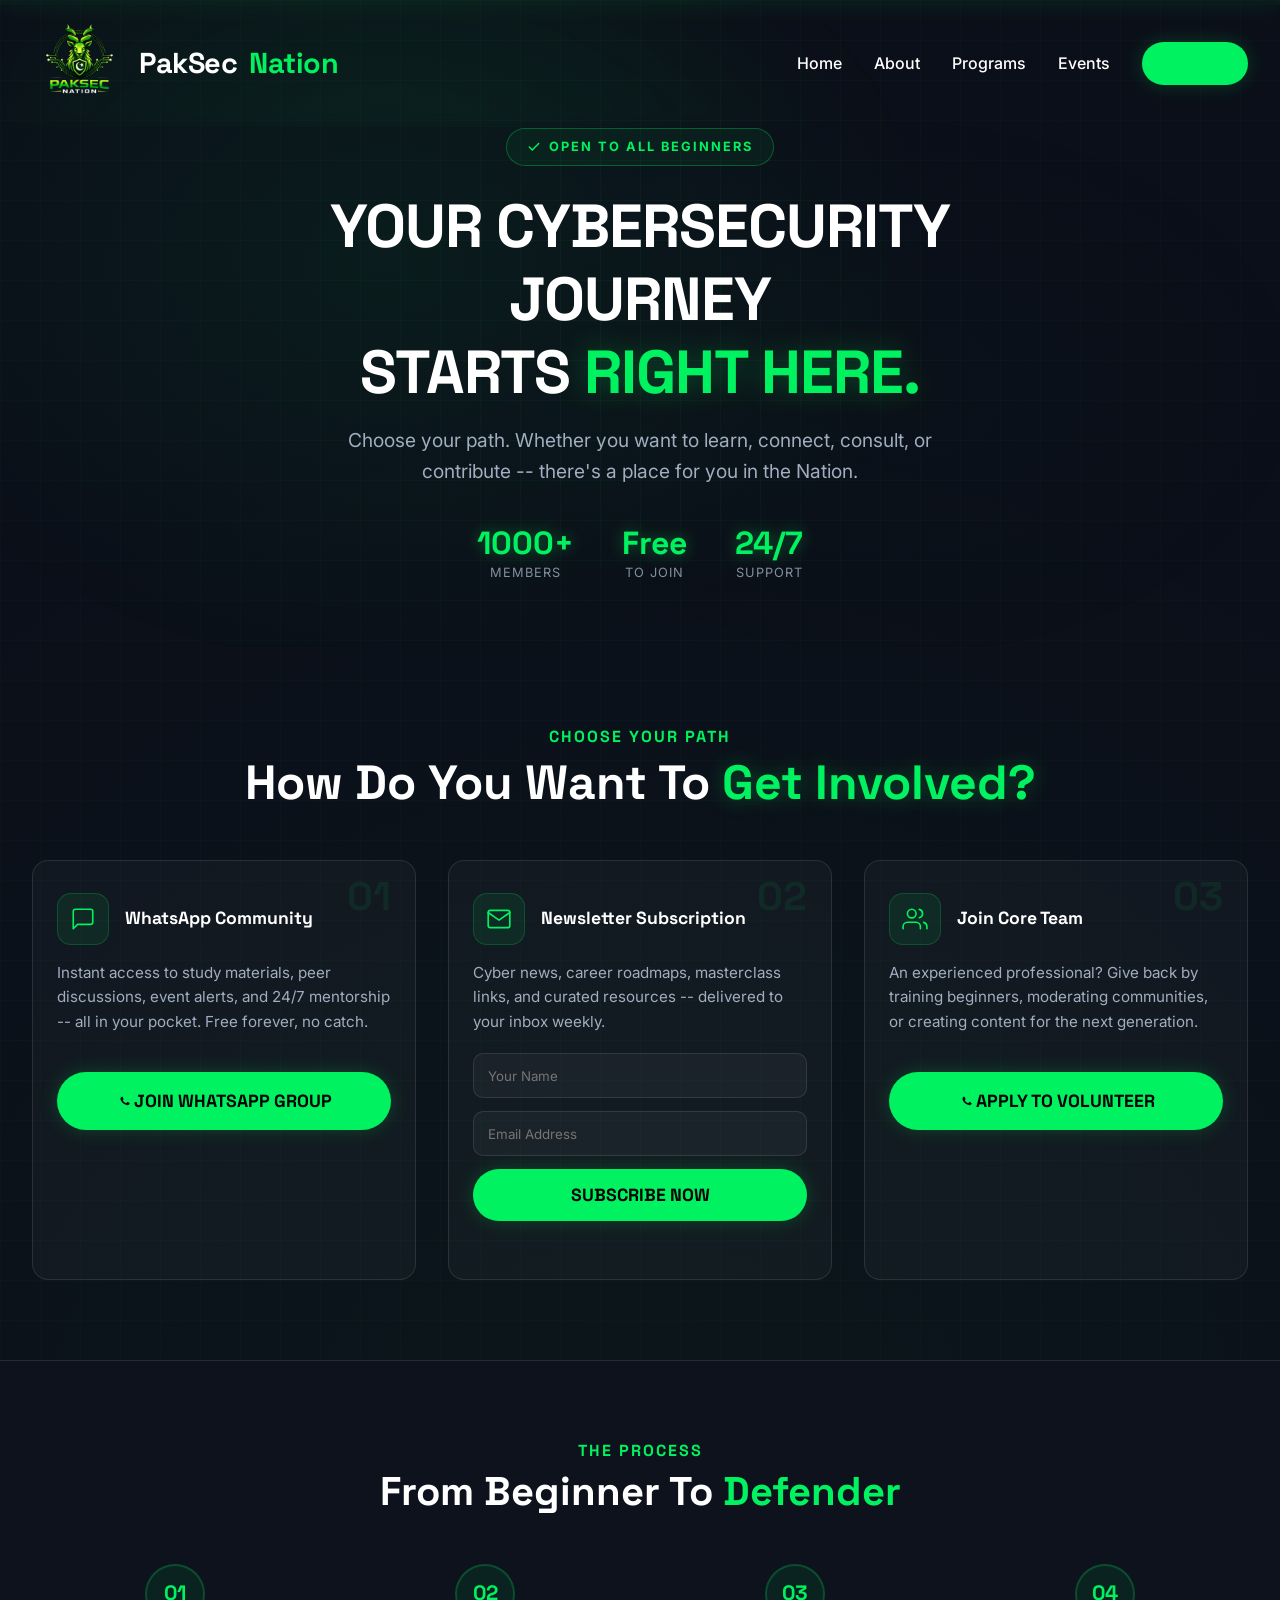
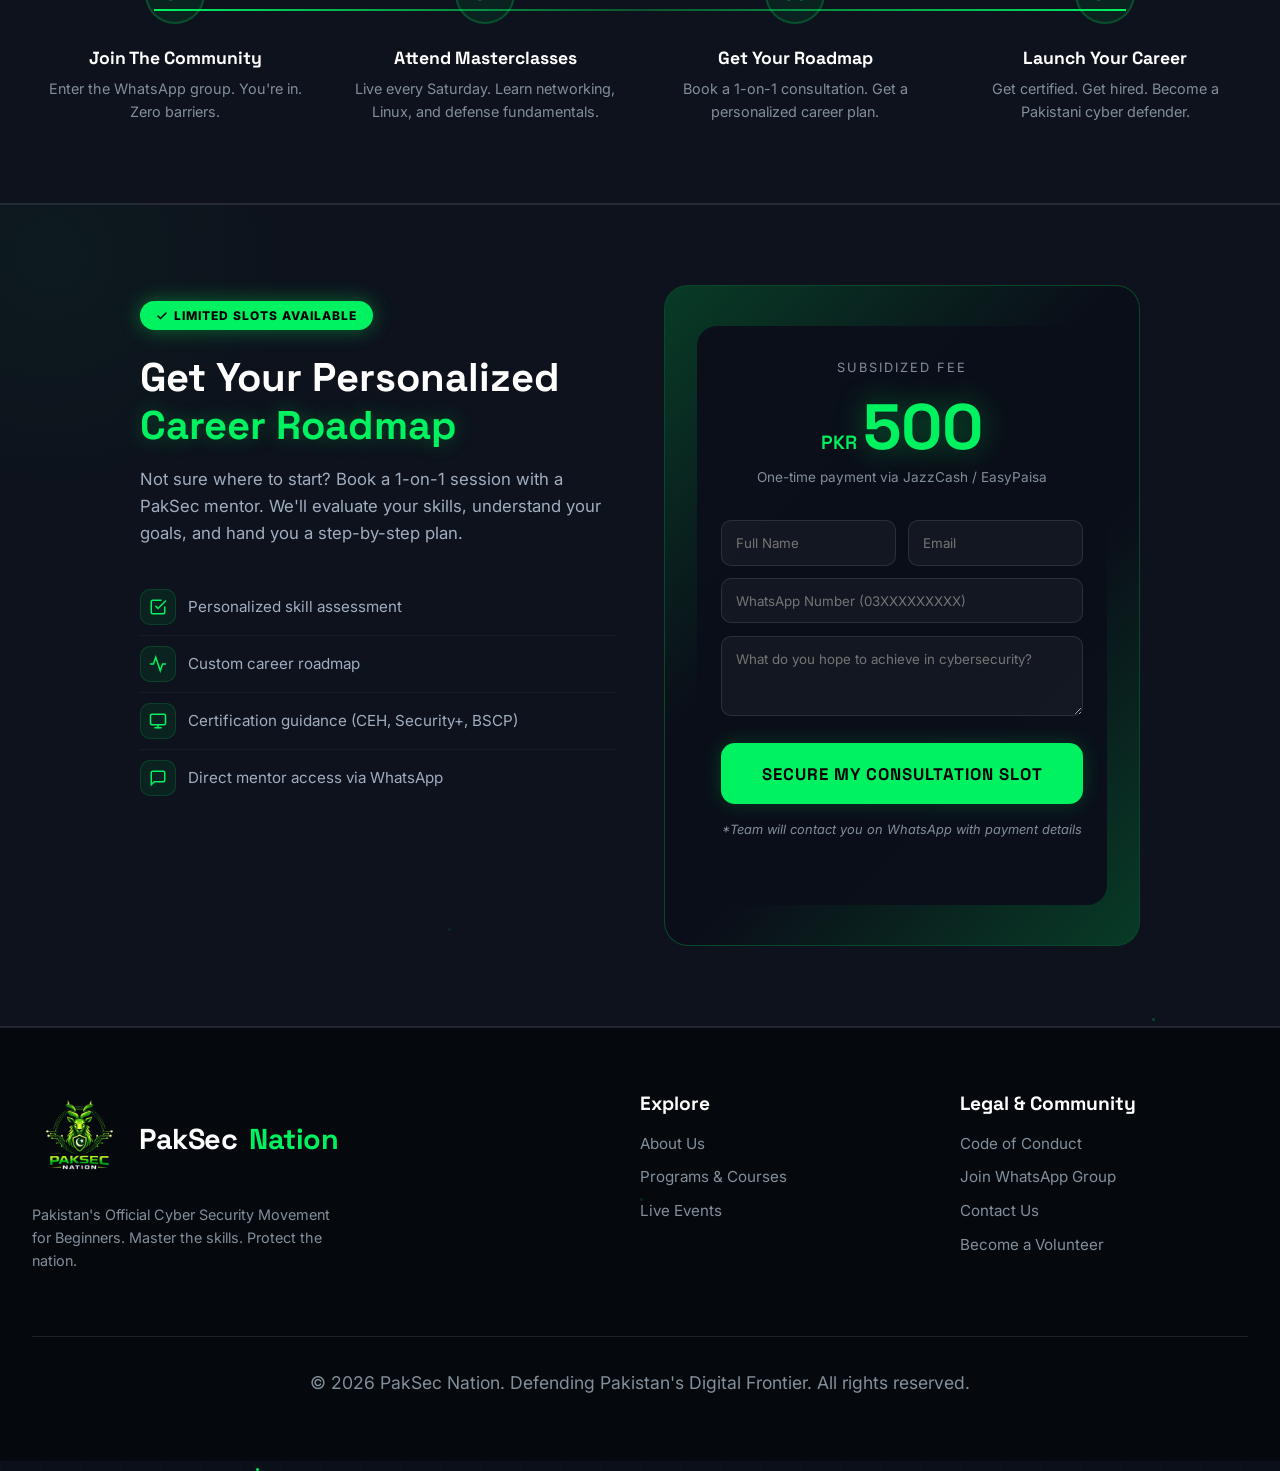
<file: join.html>
<!DOCTYPE html>
<html lang="en">

<head>
    <meta charset="UTF-8">
    <meta name="viewport" content="width=device-width, initial-scale=1.0">
    <title>Join The Nation | PakSec</title>
    <meta name="description" content="Your cybersecurity journey starts right here. Join the PakSec Nation movement.">
    <link rel="stylesheet" href="css/global.css">
    <style>
        /* Hero */
        .join-hero {
            position: relative;
            min-height: 70vh;
            display: flex;
            align-items: center;
            justify-content: center;
            text-align: center;
            padding: 8rem 1.25rem 4rem;
            overflow: hidden;
        }

        .join-hero::before {
            content: '';
            position: absolute;
            inset: 0;
            background:
                radial-gradient(ellipse 800px 600px at 30% 40%, rgba(0, 242, 96, 0.06) 0%, transparent 70%),
                radial-gradient(ellipse 600px 400px at 70% 60%, rgba(0, 75, 35, 0.04) 0%, transparent 70%);
            pointer-events: none;
        }

        .join-hero-grid-bg {
            position: absolute;
            inset: 0;
            background-image:
                linear-gradient(rgba(0, 242, 96, 0.03) 1px, transparent 1px),
                linear-gradient(90deg, rgba(0, 242, 96, 0.03) 1px, transparent 1px);
            background-size: 40px 40px;
            mask-image: radial-gradient(circle at center, black 0%, transparent 70%);
            -webkit-mask-image: radial-gradient(circle at center, black 0%, transparent 70%);
            pointer-events: none;
        }

        .join-hero-content {
            position: relative;
            z-index: 2;
            max-width: 800px;
        }

        .join-hero-badge {
            display: inline-flex;
            align-items: center;
            gap: 8px;
            border: 1px solid rgba(0, 242, 96, 0.3);
            color: var(--color-primary);
            padding: 8px 20px;
            border-radius: 100px;
            font-size: 0.8rem;
            font-weight: 700;
            text-transform: uppercase;
            letter-spacing: 2px;
            margin-bottom: 1.5rem;
            background: rgba(0, 242, 96, 0.05);
            animation: fadeInDown 0.8s ease-out;
        }

        .join-hero-badge svg {
            flex-shrink: 0;
        }

        .join-hero h1 {
            animation: fadeInDown 1s ease-out 0.1s both;
        }

        .join-hero h1 span {
            color: var(--color-primary);
            text-shadow: 0 0 30px rgba(0, 242, 96, 0.3);
        }

        .join-hero p.hero-sub {
            font-size: 1.2rem;
            color: #a0aec0;
            max-width: 650px;
            margin: 0 auto 2rem;
            animation: fadeInUp 1s ease-out 0.3s both;
        }

        .join-hero-stats {
            display: flex;
            justify-content: center;
            gap: 3rem;
            margin-top: 2.5rem;
            animation: fadeInUp 1s ease-out 0.5s both;
        }

        .join-hero-stat {
            text-align: center;
        }

        .join-hero-stat-value {
            font-family: var(--font-heading);
            font-size: 2rem;
            font-weight: 700;
            color: var(--color-primary);
            text-shadow: 0 0 15px rgba(0, 242, 96, 0.4);
            line-height: 1;
        }

        .join-hero-stat-label {
            font-size: 0.8rem;
            color: var(--color-text-muted);
            text-transform: uppercase;
            letter-spacing: 1px;
            margin-top: 4px;
        }

        @keyframes fadeInDown {
            from { opacity: 0; transform: translateY(-25px); }
            to { opacity: 1; transform: translateY(0); }
        }

        @keyframes fadeInUp {
            from { opacity: 0; transform: translateY(25px); }
            to { opacity: 1; transform: translateY(0); }
        }

        @media (max-width: 600px) {
            .join-hero {
                min-height: 60vh;
                padding: 7rem 1rem 3rem;
            }

            .join-hero-stats {
                gap: 1.5rem;
            }

            .join-hero-stat-value {
                font-size: 1.5rem;
            }
        }

        /* Pathway Cards - Diff Card Style */
        .pathways-section {
            padding: 5rem 0;
            position: relative;
        }

        .pathways-grid {
            display: grid;
            grid-template-columns: repeat(3, 1fr);
            gap: 2rem;
            margin-top: 3rem;
        }

        .diff-card {
            position: relative;
            padding: 2rem 1.5rem;
            background: var(--color-surface);
            border: 1px solid var(--color-border);
            border-radius: 16px;
            transition: all 0.4s cubic-bezier(0.175, 0.885, 0.32, 1.275);
            overflow: hidden;
        }

        .diff-card::before {
            content: '';
            position: absolute;
            inset: 0;
            background: linear-gradient(135deg, rgba(0, 242, 96, 0.05) 0%, transparent 50%);
            opacity: 0;
            transition: opacity 0.4s ease;
            border-radius: 16px;
        }

        .diff-card:hover {
            transform: translateY(-10px);
            border-color: var(--color-primary);
            box-shadow: 0 20px 40px rgba(0, 242, 96, 0.12);
        }

        .diff-card:hover::before { opacity: 1; }

        .diff-card-number {
            position: absolute;
            top: 1rem;
            right: 1.5rem;
            font-family: var(--font-heading);
            font-size: 2.5rem;
            font-weight: 700;
            color: rgba(0, 242, 96, 0.08);
            line-height: 1;
            transition: color 0.4s ease;
        }

        .diff-card:hover .diff-card-number { color: rgba(0, 242, 96, 0.15); }

        .diff-card-header {
            display: flex;
            align-items: center;
            gap: 1rem;
            margin-bottom: 1rem;
        }

        .diff-card-icon {
            flex-shrink: 0;
            width: 52px;
            height: 52px;
            border-radius: 14px;
            background: rgba(0, 242, 96, 0.08);
            border: 1px solid rgba(0, 242, 96, 0.2);
            display: flex;
            align-items: center;
            justify-content: center;
            transition: all 0.4s ease;
        }

        .diff-card-icon svg {
            width: 26px;
            height: 26px;
            stroke: var(--color-primary);
            transition: all 0.4s ease;
        }

        .diff-card:hover .diff-card-icon {
            background: var(--color-primary);
            box-shadow: 0 0 25px rgba(0, 242, 96, 0.4);
            transform: rotate(-5deg) scale(1.05);
        }

        .diff-card:hover .diff-card-icon svg { stroke: #000; }

        .diff-card h4 { color: #fff; font-size: 1.1rem; margin-bottom: 0; }

        .diff-card p { font-size: 0.95rem; margin-bottom: 0; position: relative; z-index: 1; }

        .diff-card-line {
            margin-top: 1.5rem;
            height: 2px;
            background: linear-gradient(90deg, var(--color-primary), transparent);
            transform: scaleX(0);
            transform-origin: left;
            transition: transform 0.5s ease;
        }

        .diff-card:hover .diff-card-line { transform: scaleX(1); }

        .diff-card-body {
            margin-top: 1rem;
            position: relative;
            z-index: 1;
        }

        .diff-card-body p {
            color: #a0aec0;
            line-height: 1.6;
            margin-bottom: 1.2rem;
        }

        .diff-card .form-group {
            margin-bottom: 0.8rem;
            position: relative;
            z-index: 1;
        }

        .diff-card .form-control {
            width: 100%;
            padding: 0.85rem;
            background: rgba(255,255,255,0.04);
            border: 1px solid var(--color-border);
            border-radius: 10px;
            color: var(--color-text-main);
            font-family: var(--font-body);
            transition: border-color 0.2s;
            box-sizing: border-box;
        }

        .diff-card .btn {
            width: 100%;
            text-align: center;
            position: relative;
            z-index: 1;
        }

        @media (max-width: 1024px) {
            .pathways-grid {
                grid-template-columns: 1fr;
                max-width: 500px;
                margin-left: auto;
                margin-right: auto;
            }
        }

        /* Consultation Section */
        .consultation-section {
            padding: 5rem 0;
            background: #0d121c;
            border-top: 1px solid var(--color-border);
            border-bottom: 1px solid var(--color-border);
            position: relative;
            overflow: hidden;
        }

        .consultation-section::before {
            content: '';
            position: absolute;
            top: -200px;
            left: -200px;
            width: 500px;
            height: 500px;
            background: radial-gradient(circle, rgba(0, 242, 96, 0.04) 0%, transparent 70%);
            pointer-events: none;
        }

        .consultation-wrapper {
            max-width: 1000px;
            margin: 0 auto;
            display: grid;
            grid-template-columns: 1fr 1fr;
            gap: 3rem;
            align-items: start;
            position: relative;
            z-index: 1;
        }

        .consultation-info {
            padding-top: 1rem;
        }

        .consultation-info .badge {
            display: inline-flex;
            align-items: center;
            gap: 6px;
            background: var(--color-primary);
            color: #000;
            padding: 5px 16px;
            border-radius: 100px;
            font-size: 0.75rem;
            font-weight: 800;
            text-transform: uppercase;
            letter-spacing: 1px;
            margin-bottom: 1.5rem;
            box-shadow: 0 0 20px rgba(0, 242, 96, 0.4);
            animation: badgePulse 2s ease-in-out infinite;
        }

        @keyframes badgePulse {
            0%, 100% { box-shadow: 0 0 20px rgba(0, 242, 96, 0.4); }
            50% { box-shadow: 0 0 30px rgba(0, 242, 96, 0.6); }
        }

        .consultation-info h2 {
            font-size: clamp(1.8rem, 3.5vw, 2.5rem);
            margin-bottom: 1rem;
            line-height: 1.2;
        }

        .consultation-info h2 span {
            color: var(--color-primary);
            text-shadow: 0 0 20px rgba(0, 242, 96, 0.3);
        }

        .consultation-info > p {
            color: #a0aec0;
            font-size: 1.05rem;
            margin-bottom: 2rem;
        }

        .consultation-perks {
            list-style: none;
        }

        .consultation-perks li {
            display: flex;
            align-items: center;
            gap: 12px;
            padding: 10px 0;
            color: #a0aec0;
            font-size: 0.95rem;
            border-bottom: 1px solid rgba(255, 255, 255, 0.04);
        }

        .consultation-perks li:last-child {
            border-bottom: none;
        }

        .perk-icon {
            flex-shrink: 0;
            width: 36px;
            height: 36px;
            border-radius: 10px;
            background: rgba(0, 242, 96, 0.08);
            border: 1px solid rgba(0, 242, 96, 0.15);
            display: flex;
            align-items: center;
            justify-content: center;
        }

        .perk-icon svg {
            stroke: var(--color-primary);
        }

        /* Price Card */
        .price-card-wrapper {
            position: relative;
        }

        .price-card {
            background: rgba(11, 15, 25, 0.95);
            border: 1px solid rgba(0, 242, 96, 0.25);
            border-radius: 24px;
            padding: 2.5rem 2rem;
            text-align: center;
            position: relative;
            overflow: hidden;
            transition: all 0.4s ease;
        }

        .price-card:hover {
            border-color: var(--color-primary);
            box-shadow: 0 0 40px rgba(0, 242, 96, 0.12);
            transform: translateY(-5px);
        }

        .price-card::before {
            content: '';
            position: absolute;
            inset: -1px;
            border-radius: 25px;
            background: linear-gradient(135deg, rgba(0, 242, 96, 0.2), transparent 40%, transparent 60%, rgba(0, 242, 96, 0.2));
            z-index: 0;
            animation: borderRotate 6s linear infinite;
        }

        @keyframes borderRotate {
            0% { filter: hue-rotate(0deg); }
            100% { filter: hue-rotate(360deg); }
        }

        .price-card-inner {
            position: relative;
            z-index: 1;
            background: rgba(11, 15, 25, 0.98);
            border-radius: 20px;
            padding: 2rem 1.5rem;
        }

        .price-label {
            font-size: 0.8rem;
            color: var(--color-text-muted);
            text-transform: uppercase;
            letter-spacing: 2px;
            margin-bottom: 1rem;
        }

        .price-amount {
            display: flex;
            align-items: baseline;
            justify-content: center;
            gap: 6px;
            margin-bottom: 0.5rem;
        }

        .price-currency {
            font-family: var(--font-heading);
            font-size: 1.2rem;
            font-weight: 600;
            color: var(--color-primary);
        }

        .price-value {
            font-family: var(--font-heading);
            font-size: 4rem;
            font-weight: 700;
            color: var(--color-primary);
            text-shadow: 0 0 30px rgba(0, 242, 96, 0.4);
            line-height: 1;
        }

        .price-note {
            color: var(--color-text-muted);
            font-size: 0.85rem;
            margin-bottom: 2rem;
            margin-top: 0.5rem;
        }

        .price-card .btn {
            width: 100%;
            padding: 1.1rem;
            font-size: 1.05rem;
            letter-spacing: 1px;
            border-radius: 14px;
        }

        .price-disclaimer {
            font-size: 0.8rem;
            color: var(--color-text-muted);
            margin-top: 1rem;
            font-style: italic;
        }

        @media (max-width: 768px) {
            .consultation-wrapper {
                grid-template-columns: 1fr;
                gap: 2rem;
            }

            .price-card {
                padding: 2rem 1.5rem;
            }

            .price-value {
                font-size: 3rem;
            }
        }

        /* How It Works Steps */
        .steps-section {
            padding: 5rem 0;
        }

        .steps-grid {
            display: grid;
            grid-template-columns: repeat(4, 1fr);
            gap: 1.5rem;
            margin-top: 3rem;
            position: relative;
        }

        .steps-grid::before {
            content: '';
            position: absolute;
            top: 45px;
            left: 10%;
            right: 10%;
            height: 2px;
            background: linear-gradient(90deg, var(--color-primary), rgba(0, 242, 96, 0.3), var(--color-primary));
            z-index: 0;
        }

        .step-card {
            text-align: center;
            position: relative;
            z-index: 1;
        }

        .step-number {
            width: 60px;
            height: 60px;
            border-radius: 50%;
            background: rgba(0, 242, 96, 0.08);
            border: 2px solid rgba(0, 242, 96, 0.2);
            display: flex;
            align-items: center;
            justify-content: center;
            margin: 0 auto 1.5rem;
            font-family: var(--font-heading);
            font-size: 1.3rem;
            font-weight: 700;
            color: var(--color-primary);
            transition: all 0.4s ease;
        }

        .step-card:hover .step-number {
            background: var(--color-primary);
            color: #000;
            box-shadow: 0 0 25px rgba(0, 242, 96, 0.4);
            transform: scale(1.1);
        }

        .step-card h4 {
            color: #fff;
            font-size: 1.1rem;
            margin-bottom: 0.5rem;
        }

        .step-card p {
            font-size: 0.9rem;
            color: var(--color-text-muted);
            margin-bottom: 0;
        }

        @media (max-width: 768px) {
            .steps-grid {
                grid-template-columns: 1fr 1fr;
                gap: 2rem;
            }

            .steps-grid::before {
                display: none;
            }
        }

        @media (max-width: 480px) {
            .steps-grid {
                grid-template-columns: 1fr;
            }
        }
    </style>
</head>

<body>
    <div class="scanline"></div>

    <!-- Navigation -->
    <nav class="navbar" style="background: transparent; border-bottom: none;">
        <div class="container">
            <a href="index.html" class="nav-brand">
                <img src="assets/DSADas.png" alt="PakSec Nation Logo">
                PakSec<span>Nation</span>
            </a>
            <button class="mobile-menu-btn">&#9776;</button>
            <div class="nav-links">
                <a href="index.html">Home</a>
                <a href="about.html">About</a>
                <a href="programs.html">Programs</a>
                <a href="events.html">Events</a>
                <a href="join.html" class="active btn btn-primary" style="padding: 0.5rem 1rem; font-size: 0.9rem;">Join
                    Now</a>
            </div>
        </div>
    </nav>

    <!-- Hero -->
    <header class="join-hero">
        <div class="join-hero-grid-bg"></div>
        <div class="join-hero-content">
            <div class="join-hero-badge">
                <svg viewBox="0 0 24 24" width="14" height="14" fill="none" stroke="#00F260" stroke-width="2.5" stroke-linecap="round"><polyline points="20 6 9 17 4 12"/></svg>
                Open To All Beginners
            </div>
            <h1 style="font-size: clamp(2.2rem, 5vw, 3.8rem); margin-bottom: 1rem;">
                Your Cybersecurity Journey<br>Starts <span>Right Here.</span>
            </h1>
            <p class="hero-sub">Choose your path. Whether you want to learn, connect, consult, or contribute -- there's a place for you in the Nation.</p>
            <div class="join-hero-stats">
                <div class="join-hero-stat">
                    <div class="join-hero-stat-value">1000+</div>
                    <div class="join-hero-stat-label">Members</div>
                </div>
                <div class="join-hero-stat">
                    <div class="join-hero-stat-value">Free</div>
                    <div class="join-hero-stat-label">To Join</div>
                </div>
                <div class="join-hero-stat">
                    <div class="join-hero-stat-value">24/7</div>
                    <div class="join-hero-stat-label">Support</div>
                </div>
            </div>
        </div>
    </header>

    <!-- Pathways -->
    <section class="pathways-section">
        <div class="container">
            <div class="text-center reveal">
                <h2 style="color: var(--color-primary); font-size: 1rem; text-transform: uppercase; letter-spacing: 2px; margin-bottom: 0.5rem;">Choose Your Path</h2>
                <h2 style="font-size: clamp(2rem, 4vw, 3rem);">How Do You Want To <span style="color: var(--color-primary); text-shadow: 0 0 20px rgba(0, 242, 96, 0.3);">Get Involved?</span></h2>
            </div>

            <div class="pathways-grid">
                <!-- WhatsApp Community -->
                <div class="diff-card reveal-left">
                    <span class="diff-card-number">01</span>
                    <div class="diff-card-header">
                        <div class="diff-card-icon">
                            <svg viewBox="0 0 24 24" fill="none" stroke-width="1.5" stroke-linecap="round" stroke-linejoin="round">
                                <path d="M21 15a2 2 0 01-2 2H7l-4 4V5a2 2 0 012-2h14a2 2 0 012 2z"/>
                            </svg>
                        </div>
                        <h4>WhatsApp Community</h4>
                    </div>
                    <div class="diff-card-body">
                        <p>Instant access to study materials, peer discussions, event alerts, and 24/7 mentorship -- all in your pocket. Free forever, no catch.</p>
                        <a href="https://chat.whatsapp.com/YOUR_WHATSAPP_INVITE_LINK" target="_blank" rel="noopener" class="btn btn-primary" style="margin-top: 1.2rem;">
                            <svg viewBox="0 0 24 24" width="18" height="18" fill="#000"><path d="M17.472 14.382c-.297-.149-1.758-.867-2.03-.967-.273-.099-.471-.148-.67.15-.197.297-.767.966-.94 1.164-.173.199-.347.223-.644.075-.297-.15-1.255-.463-2.39-1.475-.883-.788-1.48-1.761-1.653-2.059-.173-.297-.018-.458.13-.606.134-.133.298-.347.446-.52.149-.174.198-.298.298-.497.099-.198.05-.371-.025-.52-.075-.149-.669-1.612-.916-2.207-.242-.579-.487-.5-.669-.51-.173-.008-.371-.01-.57-.01-.198 0-.52.074-.792.372-.272.297-1.04 1.016-1.04 2.479 0 1.462 1.065 2.875 1.213 3.074.149.198 2.096 3.2 5.077 4.487.709.306 1.262.489 1.694.625.712.227 1.36.195 1.871.118.571-.085 1.758-.719 2.006-1.413.248-.694.248-1.289.173-1.413-.074-.124-.272-.198-.57-.347z"/></svg>
                            Join WhatsApp Group
                        </a>
                    </div>
                    <div class="diff-card-line"></div>
                </div>

                <!-- Newsletter Subscription -->
                <div class="diff-card reveal-scale delay-100">
                    <span class="diff-card-number">02</span>
                    <div class="diff-card-header">
                        <div class="diff-card-icon">
                            <svg viewBox="0 0 24 24" fill="none" stroke-width="1.5" stroke-linecap="round" stroke-linejoin="round">
                                <path d="M4 4h16c1.1 0 2 .9 2 2v12c0 1.1-.9 2-2 2H4c-1.1 0-2-.9-2-2V6c0-1.1.9-2 2-2z"/>
                                <polyline points="22,6 12,13 2,6"/>
                            </svg>
                        </div>
                        <h4>Newsletter Subscription</h4>
                    </div>
                    <div class="diff-card-body">
                        <p>Cyber news, career roadmaps, masterclass links, and curated resources -- delivered to your inbox weekly.</p>
                        <form action="https://script.google.com/macros/s/AKfycbzPBdgek4qdgWCAtEM0yFV9cBwjVjkazVR7Mw0euCyhHWqUcjwPBW228nZWadwjThZj/exec" method="POST">
                            <input type="hidden" name="formType" value="newsletter">
                            <div class="form-group">
                                <input type="text" name="fullName" class="form-control" placeholder="Your Name" required>
                            </div>
                            <div class="form-group">
                                <input type="email" name="email" class="form-control" placeholder="Email Address" required>
                            </div>
                            <button type="submit" class="btn btn-primary">Subscribe Now</button>
                        </form>
                    </div>
                    <div class="diff-card-line"></div>
                </div>

                <!-- Join Core Team / Volunteer -->
                <div class="diff-card reveal-right">
                    <span class="diff-card-number">03</span>
                    <div class="diff-card-header">
                        <div class="diff-card-icon">
                            <svg viewBox="0 0 24 24" fill="none" stroke-width="1.5" stroke-linecap="round" stroke-linejoin="round">
                                <path d="M17 21v-2a4 4 0 00-4-4H5a4 4 0 00-4 4v2"/>
                                <circle cx="9" cy="7" r="4"/>
                                <path d="M23 21v-2a4 4 0 00-3-3.87"/>
                                <path d="M16 3.13a4 4 0 010 7.75"/>
                            </svg>
                        </div>
                        <h4>Join Core Team</h4>
                    </div>
                    <div class="diff-card-body">
                        <p>An experienced professional? Give back by training beginners, moderating communities, or creating content for the next generation.</p>
                        <a href="volunteer.html" class="btn btn-primary" style="margin-top: 1.2rem;">
                            <svg viewBox="0 0 24 24" width="18" height="18" fill="#000"><path d="M17.472 14.382c-.297-.149-1.758-.867-2.03-.967-.273-.099-.471-.148-.67.15-.197.297-.767.966-.94 1.164-.173.199-.347.223-.644.075-.297-.15-1.255-.463-2.39-1.475-.883-.788-1.48-1.761-1.653-2.059-.173-.297-.018-.458.13-.606.134-.133.298-.347.446-.52.149-.174.198-.298.298-.497.099-.198.05-.371-.025-.52-.075-.149-.669-1.612-.916-2.207-.242-.579-.487-.5-.669-.51-.173-.008-.371-.01-.57-.01-.198 0-.52.074-.792.372-.272.297-1.04 1.016-1.04 2.479 0 1.462 1.065 2.875 1.213 3.074.149.198 2.096 3.2 5.077 4.487.709.306 1.262.489 1.694.625.712.227 1.36.195 1.871.118.571-.085 1.758-.719 2.006-1.413.248-.694.248-1.289.173-1.413-.074-.124-.272-.198-.57-.347z"/></svg>
                            Apply To Volunteer
                        </a>
                    </div>
                    <div class="diff-card-line"></div>
                </div>
            </div>
        </div>
    </section>

    <!-- How It Works -->
    <section class="steps-section" style="background: #0d121c; border-top: 1px solid var(--color-border); border-bottom: 1px solid var(--color-border);">
        <div class="container">
            <div class="text-center reveal">
                <h2 style="color: var(--color-primary); font-size: 1rem; text-transform: uppercase; letter-spacing: 2px; margin-bottom: 0.5rem;">The Process</h2>
                <h2 style="font-size: clamp(1.8rem, 3.5vw, 2.5rem);">From Beginner To <span style="color: var(--color-primary);">Defender</span></h2>
            </div>

            <div class="steps-grid">
                <div class="step-card reveal-scale">
                    <div class="step-number">01</div>
                    <h4>Join The Community</h4>
                    <p>Enter the WhatsApp group. You're in. Zero barriers.</p>
                </div>
                <div class="step-card reveal-scale delay-100">
                    <div class="step-number">02</div>
                    <h4>Attend Masterclasses</h4>
                    <p>Live every Saturday. Learn networking, Linux, and defense fundamentals.</p>
                </div>
                <div class="step-card reveal-scale delay-200">
                    <div class="step-number">03</div>
                    <h4>Get Your Roadmap</h4>
                    <p>Book a 1-on-1 consultation. Get a personalized career plan.</p>
                </div>
                <div class="step-card reveal-scale delay-300">
                    <div class="step-number">04</div>
                    <h4>Launch Your Career</h4>
                    <p>Get certified. Get hired. Become a Pakistani cyber defender.</p>
                </div>
            </div>
        </div>
    </section>

    <!-- Consultation -->
    <section class="consultation-section" id="consultation">
        <div class="container">
            <div class="consultation-wrapper">
                <div class="consultation-info reveal-left">
                    <div class="badge">
                        <svg viewBox="0 0 24 24" width="12" height="12" fill="none" stroke="#000" stroke-width="3" stroke-linecap="round"><polyline points="20 6 9 17 4 12"/></svg>
                        Limited Slots Available
                    </div>
                    <h2>Get Your Personalized <span>Career Roadmap</span></h2>
                    <p>Not sure where to start? Book a 1-on-1 session with a PakSec mentor. We'll evaluate your skills, understand your goals, and hand you a step-by-step plan.</p>
                    <ul class="consultation-perks">
                        <li>
                            <div class="perk-icon">
                                <svg viewBox="0 0 24 24" width="18" height="18" fill="none" stroke="currentColor" stroke-width="2" stroke-linecap="round"><path d="M9 11l3 3L22 4"/><path d="M21 12v7a2 2 0 01-2 2H5a2 2 0 01-2-2V5a2 2 0 012-2h11"/></svg>
                            </div>
                            Personalized skill assessment
                        </li>
                        <li>
                            <div class="perk-icon">
                                <svg viewBox="0 0 24 24" width="18" height="18" fill="none" stroke="currentColor" stroke-width="2" stroke-linecap="round"><polyline points="22 12 18 12 15 21 9 3 6 12 2 12"/></svg>
                            </div>
                            Custom career roadmap
                        </li>
                        <li>
                            <div class="perk-icon">
                                <svg viewBox="0 0 24 24" width="18" height="18" fill="none" stroke="currentColor" stroke-width="2" stroke-linecap="round"><rect x="2" y="3" width="20" height="14" rx="2"/><line x1="8" y1="21" x2="16" y2="21"/><line x1="12" y1="17" x2="12" y2="21"/></svg>
                            </div>
                            Certification guidance (CEH, Security+, BSCP)
                        </li>
                        <li>
                            <div class="perk-icon">
                                <svg viewBox="0 0 24 24" width="18" height="18" fill="none" stroke="currentColor" stroke-width="2" stroke-linecap="round"><path d="M21 15a2 2 0 01-2 2H7l-4 4V5a2 2 0 012-2h14a2 2 0 012 2z"/></svg>
                            </div>
                            Direct mentor access via WhatsApp
                        </li>
                    </ul>
                </div>

                <div class="price-card-wrapper reveal-right delay-200">
                    <div class="price-card">
                        <div class="price-card-inner">
                            <div class="price-label">Subsidized Fee</div>
                            <div class="price-amount">
                                <span class="price-currency">PKR</span>
                                <span class="price-value">500</span>
                            </div>
                            <p class="price-note">One-time payment via JazzCash / EasyPaisa</p>

                            <form action="https://script.google.com/macros/s/AKfycbzPBdgek4qdgWCAtEM0yFV9cBwjVjkazVR7Mw0euCyhHWqUcjwPBW228nZWadwjThZj/exec" method="POST">
                                <input type="hidden" name="formType" value="consultation">
                                <div style="display: grid; grid-template-columns: 1fr 1fr; gap: 0.8rem; margin-bottom: 0.8rem;">
                                    <input type="text" name="name" class="form-control" placeholder="Full Name" required style="width: 100%; padding: 0.85rem; background: rgba(255,255,255,0.04); border: 1px solid var(--color-border); border-radius: 10px; color: var(--color-text-main); font-family: var(--font-body);">
                                    <input type="email" name="email" class="form-control" placeholder="Email" required style="width: 100%; padding: 0.85rem; background: rgba(255,255,255,0.04); border: 1px solid var(--color-border); border-radius: 10px; color: var(--color-text-main); font-family: var(--font-body);">
                                </div>
                                <div style="margin-bottom: 0.8rem;">
                                    <input type="tel" name="whatsapp" class="form-control" placeholder="WhatsApp Number (03XXXXXXXXX)" required style="width: 100%; padding: 0.85rem; background: rgba(255,255,255,0.04); border: 1px solid var(--color-border); border-radius: 10px; color: var(--color-text-main); font-family: var(--font-body);">
                                </div>
                                <div style="margin-bottom: 1.2rem;">
                                    <textarea name="goals" class="form-control" placeholder="What do you hope to achieve in cybersecurity?" required style="width: 100%; padding: 0.85rem; background: rgba(255,255,255,0.04); border: 1px solid var(--color-border); border-radius: 10px; color: var(--color-text-main); font-family: var(--font-body); min-height: 80px; resize: vertical;"></textarea>
                                </div>
                                <button type="submit" class="btn btn-primary" style="width: 100%; padding: 1.1rem; font-size: 1.05rem; border-radius: 14px;">
                                    Secure My Consultation Slot
                                </button>
                            </form>
                            <p class="price-disclaimer">*Team will contact you on WhatsApp with payment details</p>
                        </div>
                    </div>
                </div>
            </div>
        </div>
    </section>

    <!-- Footer -->
    <footer class="footer">
        <div class="container">
            <div class="footer-grid">
                <div class="footer-brand">
                    <a href="index.html" class="nav-brand">
                        <img src="assets/DSADas.png" alt="PakSec Nation Logo">
                        PakSec<span>Nation</span>
                    </a>
                    <p>Pakistan's Official Cyber Security Movement for Beginners. Master the skills. Protect the nation.</p>
                </div>
                <div class="footer-links">
                    <h4>Explore</h4>
                    <ul>
                        <li><a href="about.html">About Us</a></li>
                        <li><a href="programs.html">Programs & Courses</a></li>
                        <li><a href="events.html">Live Events</a></li>
                    </ul>
                </div>
                <div class="footer-links">
                    <h4>Legal &amp; Community</h4>
                    <ul>
                        <li><a href="conduct.html">Code of Conduct</a></li>
                        <li><a href="join.html">Join WhatsApp Group</a></li>
                        <li><a href="contact.html">Contact Us</a></li>
                        <li><a href="join.html#volunteer">Become a Volunteer</a></li>
                    </ul>
                </div>
            </div>
            <div class="footer-bottom">
                <p>&copy; 2026 PakSec Nation. Defending Pakistan's Digital Frontier. All rights reserved.</p>
            </div>
        </div>
    </footer>

    <script src="js/app.js"></script>
</body>

</html>
</file>
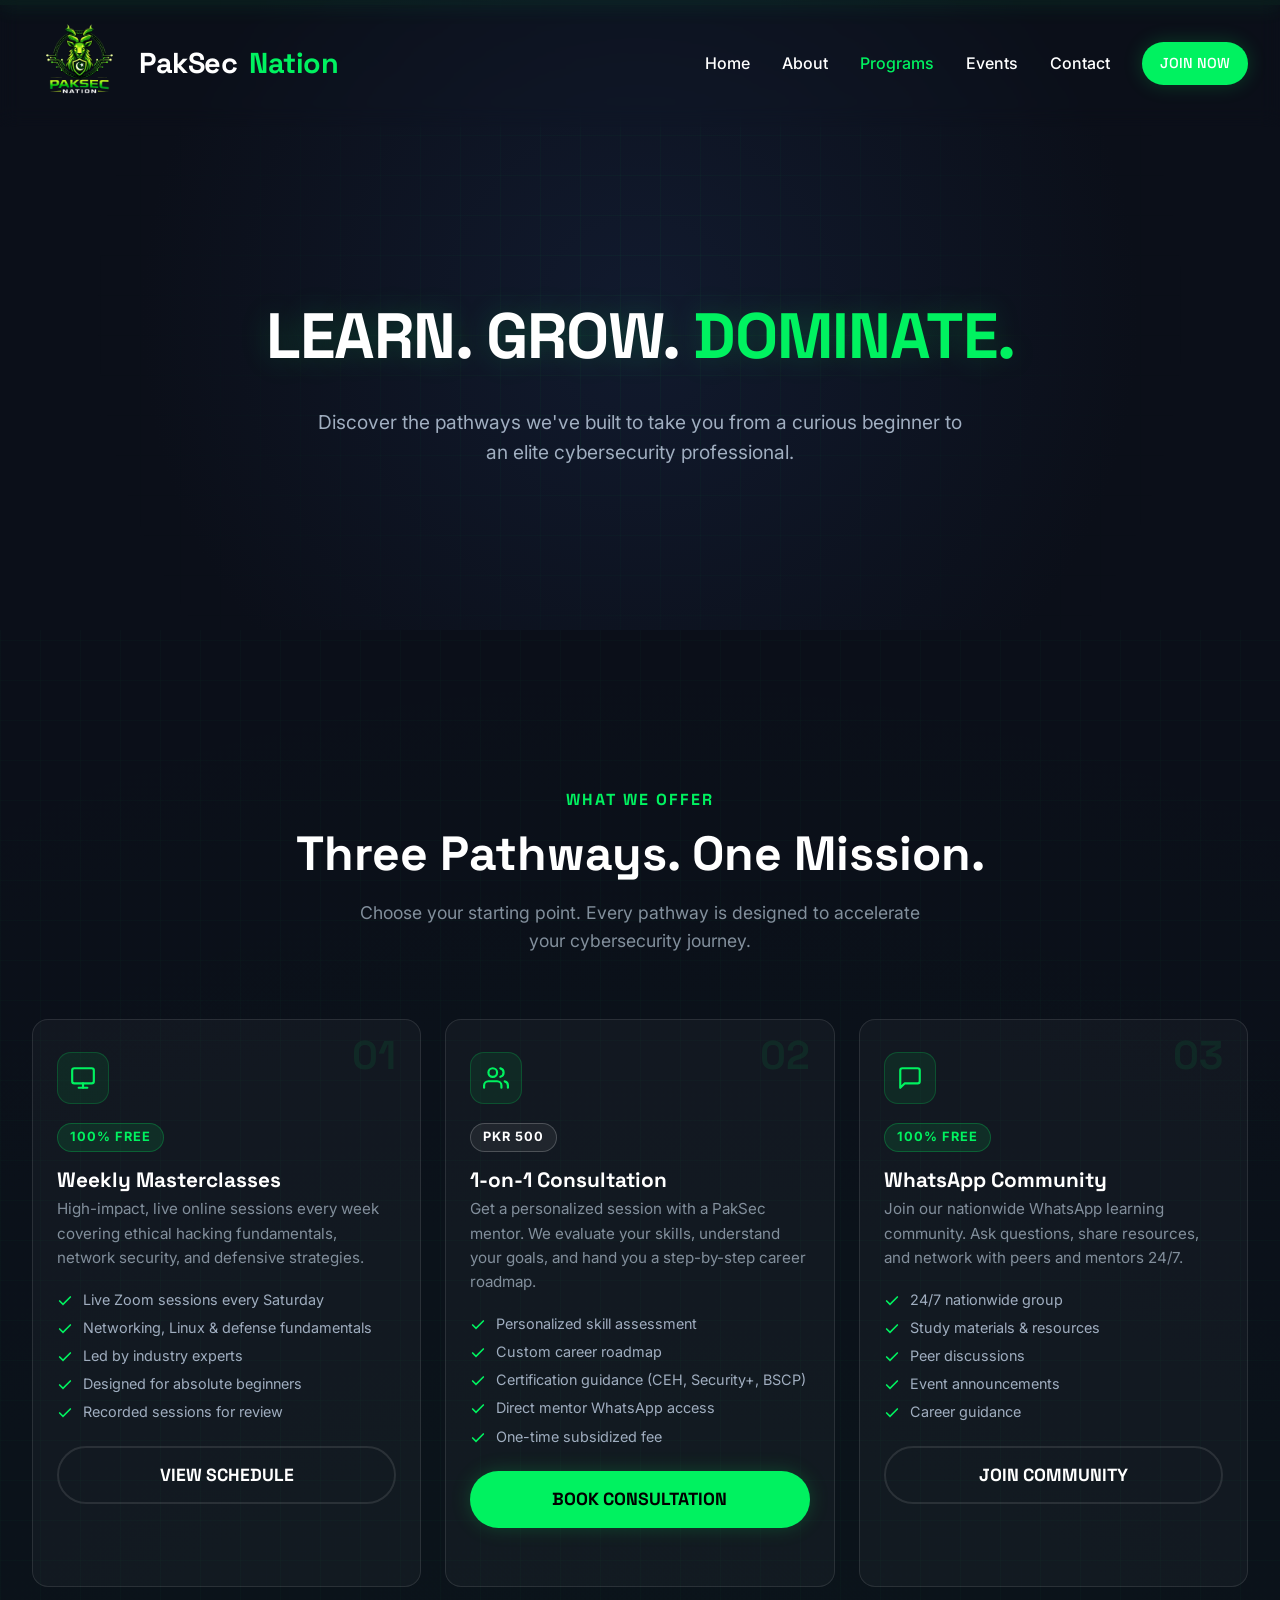
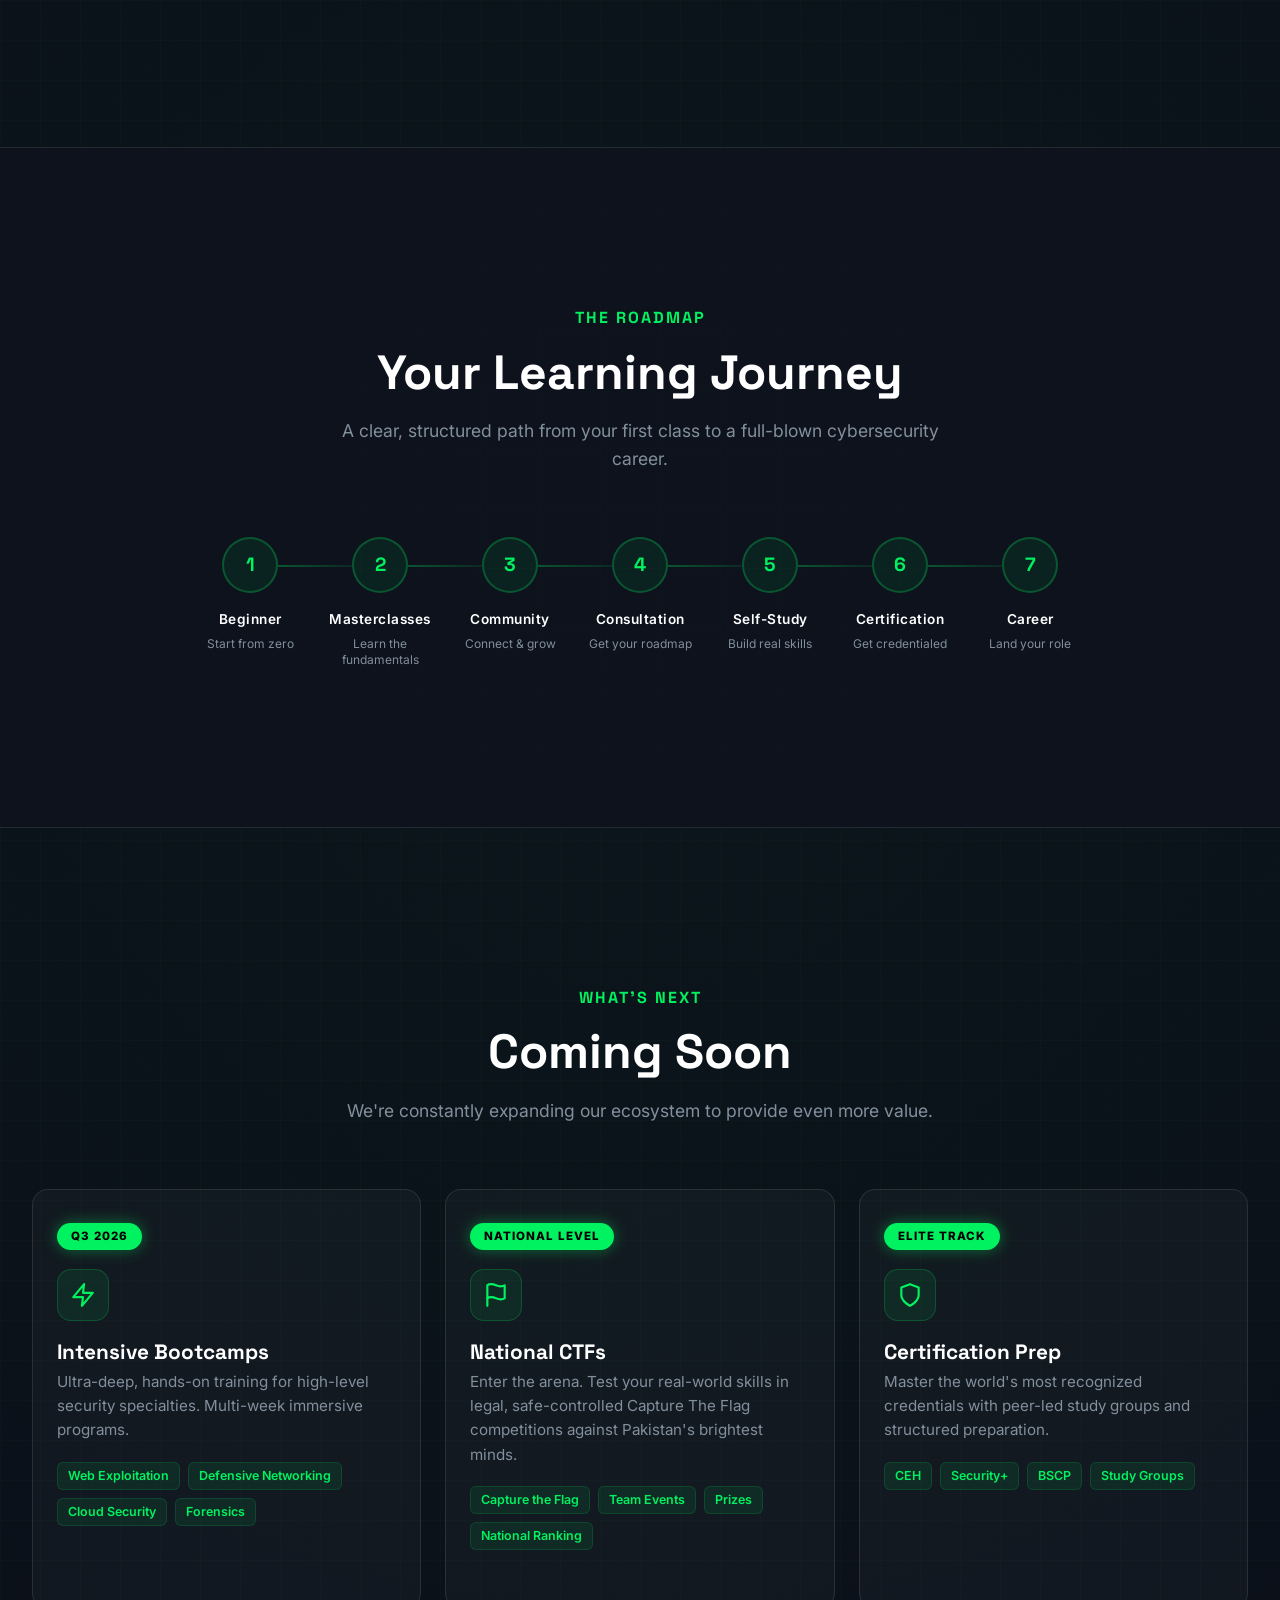
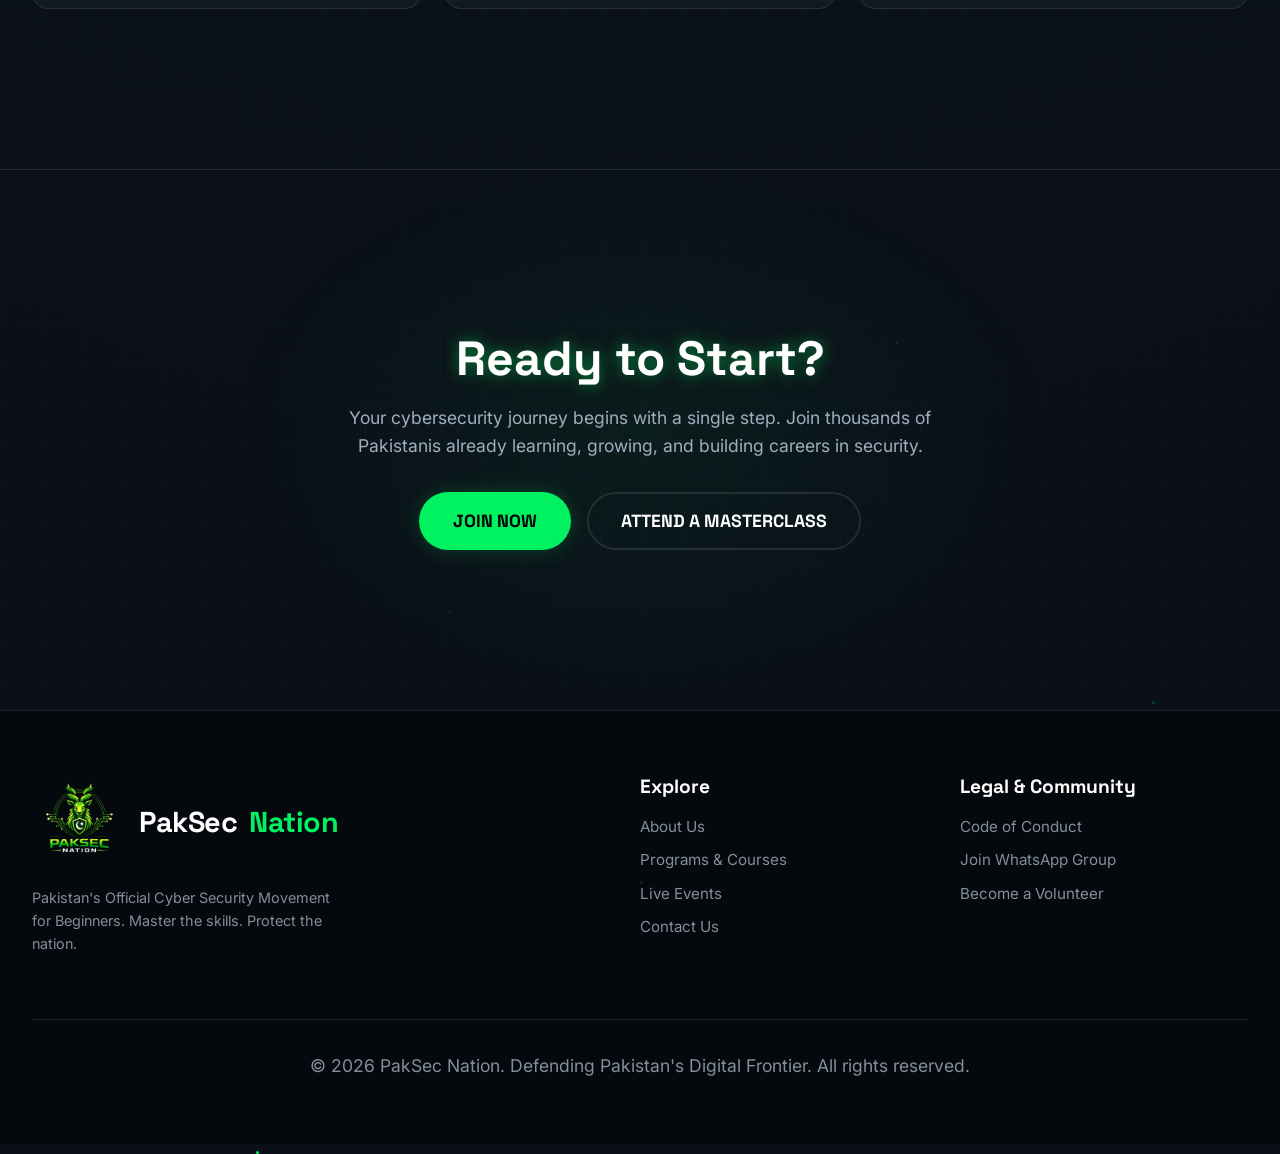
<file: programs.html>
<!DOCTYPE html>
<html lang="en">

<head>
    <meta charset="UTF-8">
    <meta name="viewport" content="width=device-width, initial-scale=1.0">
    <title>Programs | PakSec Nation</title>
    <meta name="description"
        content="Discover the pathways to take you from a curious beginner to an elite cybersecurity professional.">
    <link rel="stylesheet" href="css/global.css">
    <style>
        /* Hero */
        .programs-hero {
            position: relative;
            min-height: 70vh;
            display: flex;
            align-items: center;
            justify-content: center;
            text-align: center;
            padding: calc(var(--space-xl) + 40px) var(--space-sm) var(--space-lg);
            background: radial-gradient(circle at center, #111a2e 0%, var(--color-bg) 70%);
            overflow: hidden;
        }

        .programs-hero::before {
            content: '';
            position: absolute;
            top: 0;
            left: 0;
            right: 0;
            bottom: 0;
            background-image:
                linear-gradient(rgba(0, 242, 96, 0.04) 1px, transparent 1px),
                linear-gradient(90deg, rgba(0, 242, 96, 0.04) 1px, transparent 1px);
            background-size: 40px 40px;
            background-position: center center;
            z-index: 1;
            mask-image: radial-gradient(circle at center, black 0%, transparent 80%);
            -webkit-mask-image: radial-gradient(circle at center, black 0%, transparent 80%);
            animation: gridMove 20s linear infinite;
        }

        @keyframes gridMove {
            0% { transform: translateY(0); }
            100% { transform: translateY(40px); }
        }

        .programs-hero-content {
            position: relative;
            z-index: 2;
            max-width: 800px;
        }

        .programs-hero h1 {
            color: #ffffff;
            margin-bottom: var(--space-md);
            animation: fadeInDown 1s ease-out;
            text-shadow: 0 0 30px rgba(0, 242, 96, 0.2);
        }

        .programs-hero h1 span.highlight {
            color: var(--color-primary);
        }

        .programs-hero p {
            font-size: 1.2rem;
            color: #a0aec0;
            max-width: 650px;
            margin: 0 auto;
            animation: fadeInUp 1s ease-out 0.2s both;
        }

        @keyframes fadeInDown {
            from { opacity: 0; transform: translateY(-30px); }
            to { opacity: 1; transform: translateY(0); }
        }

        @keyframes fadeInUp {
            from { opacity: 0; transform: translateY(30px); }
            to { opacity: 1; transform: translateY(0); }
        }

        /* Diff Card - Program Cards */
        .programs-grid {
            display: grid;
            grid-template-columns: repeat(3, 1fr);
            gap: 1.5rem;
            margin-top: 2rem;
        }

        .diff-card {
            position: relative;
            padding: 2rem 1.5rem;
            background: var(--color-surface);
            border: 1px solid var(--color-border);
            border-radius: 16px;
            transition: all 0.4s cubic-bezier(0.175, 0.885, 0.32, 1.275);
            overflow: hidden;
        }

        .diff-card::before {
            content: '';
            position: absolute;
            top: 0;
            left: 0;
            right: 0;
            bottom: 0;
            background: linear-gradient(135deg, rgba(0, 242, 96, 0.05) 0%, transparent 50%);
            opacity: 0;
            transition: opacity 0.4s ease;
            border-radius: 16px;
        }

        .diff-card:hover {
            transform: translateY(-10px);
            border-color: var(--color-primary);
            box-shadow: 0 20px 40px rgba(0, 242, 96, 0.12);
        }

        .diff-card:hover::before {
            opacity: 1;
        }

        .diff-card-number {
            position: absolute;
            top: 1rem;
            right: 1.5rem;
            font-family: var(--font-heading);
            font-size: 2.5rem;
            font-weight: 700;
            color: rgba(0, 242, 96, 0.08);
            line-height: 1;
            transition: color 0.4s ease;
        }

        .diff-card:hover .diff-card-number {
            color: rgba(0, 242, 96, 0.15);
        }

        .diff-card-icon {
            flex-shrink: 0;
            width: 52px;
            height: 52px;
            border-radius: 14px;
            background: rgba(0, 242, 96, 0.08);
            border: 1px solid rgba(0, 242, 96, 0.2);
            display: flex;
            align-items: center;
            justify-content: center;
            transition: all 0.4s ease;
            margin-bottom: 1.2rem;
        }

        .diff-card-icon svg {
            width: 26px;
            height: 26px;
            stroke: var(--color-primary);
            transition: all 0.4s ease;
        }

        .diff-card:hover .diff-card-icon {
            background: var(--color-primary);
            box-shadow: 0 0 25px rgba(0, 242, 96, 0.4);
            transform: rotate(-5deg) scale(1.05);
        }

        .diff-card:hover .diff-card-icon svg {
            stroke: #000;
        }

        .diff-card h3 {
            color: #fff;
            font-size: 1.3rem;
            margin-bottom: 0.3rem;
        }

        .diff-card .card-desc {
            font-size: 0.95rem;
            color: var(--color-text-muted);
            line-height: 1.6;
            margin-bottom: 1.2rem;
            position: relative;
            z-index: 1;
        }

        .diff-card-line {
            margin-top: 1.5rem;
            height: 2px;
            background: linear-gradient(90deg, var(--color-primary), transparent);
            transform: scaleX(0);
            transform-origin: left;
            transition: transform 0.5s ease;
        }

        .diff-card:hover .diff-card-line {
            transform: scaleX(1);
        }

        .feature-list {
            list-style: none;
            display: flex;
            flex-direction: column;
            gap: 0.5rem;
            position: relative;
            z-index: 1;
        }

        .feature-list li {
            display: flex;
            align-items: flex-start;
            gap: 10px;
            color: #a0aec0;
            font-size: 0.9rem;
            line-height: 1.4;
        }

        .feature-list li svg {
            flex-shrink: 0;
            margin-top: 3px;
        }

        .price-tag {
            display: inline-block;
            background: rgba(0, 242, 96, 0.1);
            color: var(--color-primary);
            padding: 3px 12px;
            border-radius: 100px;
            font-size: 0.8rem;
            font-weight: 700;
            text-transform: uppercase;
            letter-spacing: 1px;
            margin-bottom: 1rem;
            border: 1px solid rgba(0, 242, 96, 0.25);
            position: relative;
            z-index: 1;
        }

        .price-tag.paid {
            background: rgba(255, 255, 255, 0.06);
            color: #fff;
            border-color: rgba(255, 255, 255, 0.2);
        }

        .card-cta {
            margin-top: 1.5rem;
            position: relative;
            z-index: 1;
        }

        .card-cta .btn {
            width: 100%;
        }

        /* Learning Journey */
        .journey-section {
            background: #0d121c;
            border-top: 1px solid var(--color-border);
            border-bottom: 1px solid var(--color-border);
            position: relative;
            overflow: hidden;
        }

        .journey-grid-bg {
            position: absolute;
            inset: 0;
            background-image:
                linear-gradient(rgba(0, 242, 96, 0.02) 1px, transparent 1px),
                linear-gradient(90deg, rgba(0, 242, 96, 0.02) 1px, transparent 1px);
            background-size: 60px 60px;
            mask-image: radial-gradient(circle at center, black 20%, transparent 80%);
            -webkit-mask-image: radial-gradient(circle at center, black 20%, transparent 80%);
            pointer-events: none;
        }

        .journey-steps {
            display: flex;
            align-items: flex-start;
            justify-content: center;
            gap: 0;
            margin-top: 3rem;
            position: relative;
            flex-wrap: wrap;
        }

        .journey-step {
            display: flex;
            flex-direction: column;
            align-items: center;
            text-align: center;
            position: relative;
            flex: 0 0 auto;
            width: 130px;
        }

        .journey-step:not(:last-child)::after {
            content: '';
            position: absolute;
            top: 28px;
            left: calc(50% + 28px);
            width: calc(100% - 56px);
            height: 2px;
            background: linear-gradient(90deg, rgba(0, 242, 96, 0.3), rgba(0, 242, 96, 0.1));
        }

        .step-number {
            width: 56px;
            height: 56px;
            border-radius: 50%;
            background: rgba(0, 242, 96, 0.08);
            border: 2px solid rgba(0, 242, 96, 0.25);
            display: flex;
            align-items: center;
            justify-content: center;
            font-family: var(--font-heading);
            font-size: 1.2rem;
            font-weight: 700;
            color: var(--color-primary);
            margin-bottom: 1rem;
            transition: all 0.4s ease;
            position: relative;
            z-index: 1;
        }

        .journey-step:hover .step-number {
            background: var(--color-primary);
            color: #000;
            box-shadow: 0 0 25px rgba(0, 242, 96, 0.4);
            transform: scale(1.1);
        }

        .step-label {
            font-size: 0.85rem;
            font-weight: 600;
            color: #fff;
            letter-spacing: 0.5px;
        }

        .step-desc {
            font-size: 0.75rem;
            color: var(--color-text-muted);
            margin-top: 0.3rem;
            line-height: 1.3;
        }

        /* Coming Soon */
        .coming-soon-grid {
            display: grid;
            grid-template-columns: repeat(3, 1fr);
            gap: 1.5rem;
            margin-top: 2rem;
        }

        .coming-badge {
            display: inline-block;
            background: var(--color-primary);
            color: #000;
            padding: 4px 14px;
            border-radius: 100px;
            font-size: 0.72rem;
            font-weight: 800;
            text-transform: uppercase;
            letter-spacing: 1px;
            margin-bottom: 1.2rem;
            box-shadow: 0 0 15px rgba(0, 242, 96, 0.4);
            position: relative;
            z-index: 1;
        }

        .coming-tag-list {
            list-style: none;
            display: flex;
            flex-wrap: wrap;
            gap: 0.5rem;
            margin-top: 1rem;
            position: relative;
            z-index: 1;
        }

        .coming-tag-list li {
            background: rgba(0, 242, 96, 0.08);
            border: 1px solid rgba(0, 242, 96, 0.15);
            color: var(--color-primary);
            padding: 3px 10px;
            border-radius: 6px;
            font-size: 0.78rem;
            font-weight: 600;
        }

        /* CTA Section */
        .cta-section {
            position: relative;
            text-align: center;
            overflow: hidden;
        }

        .cta-bg {
            position: absolute;
            inset: 0;
            background: radial-gradient(ellipse 600px 400px at 50% 50%, rgba(0, 242, 96, 0.06) 0%, transparent 70%);
            pointer-events: none;
        }

        .cta-content {
            position: relative;
            z-index: 1;
            max-width: 600px;
            margin: 0 auto;
        }

        .cta-content h2 {
            font-size: clamp(2rem, 4vw, 3rem);
            margin-bottom: 1rem;
        }

        .cta-content p {
            color: #a0aec0;
            font-size: 1.1rem;
            margin-bottom: 2rem;
        }

        .cta-buttons {
            display: flex;
            gap: 1rem;
            justify-content: center;
            flex-wrap: wrap;
        }

        /* Responsive */
        @media (max-width: 1024px) {
            .programs-grid,
            .coming-soon-grid {
                grid-template-columns: repeat(2, 1fr);
            }

            .journey-steps {
                gap: 0.5rem;
            }

            .journey-step {
                width: 110px;
            }
        }

        @media (max-width: 768px) {
            .programs-hero {
                min-height: 50vh;
                padding: calc(var(--space-xl) + 20px) var(--space-sm) var(--space-lg);
            }

            .programs-hero p {
                font-size: 1rem;
            }

            .programs-grid,
            .coming-soon-grid {
                grid-template-columns: 1fr;
                gap: 1rem;
            }

            .diff-card:hover {
                transform: none;
            }

            .journey-steps {
                flex-wrap: wrap;
                gap: 1.5rem;
                justify-content: center;
            }

            .journey-step {
                width: 100px;
            }

            .journey-step:not(:last-child)::after {
                display: none;
            }

            .step-number {
                width: 48px;
                height: 48px;
                font-size: 1rem;
            }

            .step-label {
                font-size: 0.78rem;
            }

            .cta-buttons {
                flex-direction: column;
                align-items: center;
            }

            .cta-buttons .btn {
                width: 100%;
                max-width: 280px;
            }
        }

        @media (max-width: 480px) {
            .journey-step {
                width: 90px;
            }

            .diff-card-icon {
                width: 44px;
                height: 44px;
            }

            .diff-card-icon svg {
                width: 22px;
                height: 22px;
            }
        }
    </style>
</head>

<body>
    <div class="scanline"></div>

    <!-- Navigation -->
    <nav class="navbar">
        <div class="container">
            <a href="index.html" class="nav-brand">
                <img src="assets/DSADas.png" alt="PakSec Nation Logo">
                PakSec<span>Nation</span>
            </a>
            <button class="mobile-menu-btn">&#9776;</button>
            <div class="nav-links">
                <a href="index.html">Home</a>
                <a href="about.html">About</a>
                <a href="programs.html" class="active">Programs</a>
                <a href="events.html">Events</a>
                <a href="contact.html">Contact</a>
                <a href="join.html" class="btn btn-primary" style="padding: 0.5rem 1rem; font-size: 0.9rem;">Join
                    Now</a>
            </div>
        </div>
    </nav>

    <!-- Hero Section -->
    <header class="programs-hero">
        <div class="programs-hero-content">
            <h1>Learn. Grow. <span class="highlight">Dominate.</span></h1>
            <p>Discover the pathways we've built to take you from a curious beginner to an elite cybersecurity
                professional.</p>
        </div>
    </header>

    <!-- What We Offer -->
    <section class="section" style="position: relative; overflow: hidden;">
        <div class="container">
            <div class="text-center mb-3 reveal">
                <h2 style="color: var(--color-primary); font-size: 1rem; text-transform: uppercase; letter-spacing: 2px;">
                    What We Offer</h2>
                <h2>Three Pathways. One Mission.</h2>
                <p style="max-width: 600px; margin: 0.5rem auto 0;">Choose your starting point. Every pathway is designed
                    to accelerate your cybersecurity journey.</p>
            </div>

            <div class="programs-grid">

                <!-- Weekly Masterclasses -->
                <div class="diff-card reveal-left">
                    <div class="diff-card-number">01</div>
                    <div class="diff-card-icon">
                        <svg viewBox="0 0 24 24" fill="none" stroke-width="2" stroke-linecap="round"
                            stroke-linejoin="round">
                            <rect x="2" y="3" width="20" height="14" rx="2" ry="2" />
                            <line x1="8" y1="21" x2="16" y2="21" />
                            <line x1="12" y1="17" x2="12" y2="21" />
                        </svg>
                    </div>
                    <span class="price-tag">100% Free</span>
                    <h3>Weekly Masterclasses</h3>
                    <p class="card-desc">High-impact, live online sessions every week covering ethical hacking fundamentals,
                        network security, and defensive strategies.</p>
                    <ul class="feature-list">
                        <li>
                            <svg viewBox="0 0 24 24" width="16" height="16" fill="none" stroke="#00F260"
                                stroke-width="2.5" stroke-linecap="round">
                                <polyline points="20 6 9 17 4 12" />
                            </svg>
                            Live Zoom sessions every Saturday
                        </li>
                        <li>
                            <svg viewBox="0 0 24 24" width="16" height="16" fill="none" stroke="#00F260"
                                stroke-width="2.5" stroke-linecap="round">
                                <polyline points="20 6 9 17 4 12" />
                            </svg>
                            Networking, Linux & defense fundamentals
                        </li>
                        <li>
                            <svg viewBox="0 0 24 24" width="16" height="16" fill="none" stroke="#00F260"
                                stroke-width="2.5" stroke-linecap="round">
                                <polyline points="20 6 9 17 4 12" />
                            </svg>
                            Led by industry experts
                        </li>
                        <li>
                            <svg viewBox="0 0 24 24" width="16" height="16" fill="none" stroke="#00F260"
                                stroke-width="2.5" stroke-linecap="round">
                                <polyline points="20 6 9 17 4 12" />
                            </svg>
                            Designed for absolute beginners
                        </li>
                        <li>
                            <svg viewBox="0 0 24 24" width="16" height="16" fill="none" stroke="#00F260"
                                stroke-width="2.5" stroke-linecap="round">
                                <polyline points="20 6 9 17 4 12" />
                            </svg>
                            Recorded sessions for review
                        </li>
                    </ul>
                    <div class="card-cta">
                        <a href="events.html" class="btn btn-secondary">View Schedule</a>
                    </div>
                    <div class="diff-card-line"></div>
                </div>

                <!-- 1-on-1 Consultation -->
                <div class="diff-card reveal-scale delay-100">
                    <div class="diff-card-number">02</div>
                    <div class="diff-card-icon">
                        <svg viewBox="0 0 24 24" fill="none" stroke-width="2" stroke-linecap="round"
                            stroke-linejoin="round">
                            <path d="M17 21v-2a4 4 0 0 0-4-4H5a4 4 0 0 0-4 4v2" />
                            <circle cx="9" cy="7" r="4" />
                            <path d="M23 21v-2a4 4 0 0 0-3-3.87" />
                            <path d="M16 3.13a4 4 0 0 1 0 7.75" />
                        </svg>
                    </div>
                    <span class="price-tag paid">PKR 500</span>
                    <h3>1-on-1 Consultation</h3>
                    <p class="card-desc">Get a personalized session with a PakSec mentor. We evaluate your skills, understand
                        your goals, and hand you a step-by-step career roadmap.</p>
                    <ul class="feature-list">
                        <li>
                            <svg viewBox="0 0 24 24" width="16" height="16" fill="none" stroke="#00F260"
                                stroke-width="2.5" stroke-linecap="round">
                                <polyline points="20 6 9 17 4 12" />
                            </svg>
                            Personalized skill assessment
                        </li>
                        <li>
                            <svg viewBox="0 0 24 24" width="16" height="16" fill="none" stroke="#00F260"
                                stroke-width="2.5" stroke-linecap="round">
                                <polyline points="20 6 9 17 4 12" />
                            </svg>
                            Custom career roadmap
                        </li>
                        <li>
                            <svg viewBox="0 0 24 24" width="16" height="16" fill="none" stroke="#00F260"
                                stroke-width="2.5" stroke-linecap="round">
                                <polyline points="20 6 9 17 4 12" />
                            </svg>
                            Certification guidance (CEH, Security+, BSCP)
                        </li>
                        <li>
                            <svg viewBox="0 0 24 24" width="16" height="16" fill="none" stroke="#00F260"
                                stroke-width="2.5" stroke-linecap="round">
                                <polyline points="20 6 9 17 4 12" />
                            </svg>
                            Direct mentor WhatsApp access
                        </li>
                        <li>
                            <svg viewBox="0 0 24 24" width="16" height="16" fill="none" stroke="#00F260"
                                stroke-width="2.5" stroke-linecap="round">
                                <polyline points="20 6 9 17 4 12" />
                            </svg>
                            One-time subsidized fee
                        </li>
                    </ul>
                    <div class="card-cta">
                        <a href="join.html#consultation" class="btn btn-primary">Book Consultation</a>
                    </div>
                    <div class="diff-card-line"></div>
                </div>

                <!-- WhatsApp Community -->
                <div class="diff-card reveal-right delay-200">
                    <div class="diff-card-number">03</div>
                    <div class="diff-card-icon">
                        <svg viewBox="0 0 24 24" fill="none" stroke-width="2" stroke-linecap="round"
                            stroke-linejoin="round">
                            <path d="M21 15a2 2 0 0 1-2 2H7l-4 4V5a2 2 0 0 1 2-2h14a2 2 0 0 1 2 2z" />
                        </svg>
                    </div>
                    <span class="price-tag">100% Free</span>
                    <h3>WhatsApp Community</h3>
                    <p class="card-desc">Join our nationwide WhatsApp learning community. Ask questions, share resources,
                        and network with peers and mentors 24/7.</p>
                    <ul class="feature-list">
                        <li>
                            <svg viewBox="0 0 24 24" width="16" height="16" fill="none" stroke="#00F260"
                                stroke-width="2.5" stroke-linecap="round">
                                <polyline points="20 6 9 17 4 12" />
                            </svg>
                            24/7 nationwide group
                        </li>
                        <li>
                            <svg viewBox="0 0 24 24" width="16" height="16" fill="none" stroke="#00F260"
                                stroke-width="2.5" stroke-linecap="round">
                                <polyline points="20 6 9 17 4 12" />
                            </svg>
                            Study materials & resources
                        </li>
                        <li>
                            <svg viewBox="0 0 24 24" width="16" height="16" fill="none" stroke="#00F260"
                                stroke-width="2.5" stroke-linecap="round">
                                <polyline points="20 6 9 17 4 12" />
                            </svg>
                            Peer discussions
                        </li>
                        <li>
                            <svg viewBox="0 0 24 24" width="16" height="16" fill="none" stroke="#00F260"
                                stroke-width="2.5" stroke-linecap="round">
                                <polyline points="20 6 9 17 4 12" />
                            </svg>
                            Event announcements
                        </li>
                        <li>
                            <svg viewBox="0 0 24 24" width="16" height="16" fill="none" stroke="#00F260"
                                stroke-width="2.5" stroke-linecap="round">
                                <polyline points="20 6 9 17 4 12" />
                            </svg>
                            Career guidance
                        </li>
                    </ul>
                    <div class="card-cta">
                        <a href="join.html" class="btn btn-secondary">Join Community</a>
                    </div>
                    <div class="diff-card-line"></div>
                </div>

            </div>
        </div>
    </section>

    <!-- Learning Journey -->
    <section class="section journey-section">
        <div class="journey-grid-bg"></div>
        <div class="container" style="position: relative; z-index: 1;">
            <div class="text-center mb-3 reveal">
                <h2 style="color: var(--color-primary); font-size: 1rem; text-transform: uppercase; letter-spacing: 2px;">
                    The Roadmap</h2>
                <h2>Your Learning Journey</h2>
                <p style="max-width: 600px; margin: 0.5rem auto 0;">A clear, structured path from your first class to a
                    full-blown cybersecurity career.</p>
            </div>

            <div class="journey-steps reveal-scale delay-100">
                <div class="journey-step">
                    <div class="step-number">1</div>
                    <span class="step-label">Beginner</span>
                    <span class="step-desc">Start from zero</span>
                </div>
                <div class="journey-step">
                    <div class="step-number">2</div>
                    <span class="step-label">Masterclasses</span>
                    <span class="step-desc">Learn the fundamentals</span>
                </div>
                <div class="journey-step">
                    <div class="step-number">3</div>
                    <span class="step-label">Community</span>
                    <span class="step-desc">Connect & grow</span>
                </div>
                <div class="journey-step">
                    <div class="step-number">4</div>
                    <span class="step-label">Consultation</span>
                    <span class="step-desc">Get your roadmap</span>
                </div>
                <div class="journey-step">
                    <div class="step-number">5</div>
                    <span class="step-label">Self-Study</span>
                    <span class="step-desc">Build real skills</span>
                </div>
                <div class="journey-step">
                    <div class="step-number">6</div>
                    <span class="step-label">Certification</span>
                    <span class="step-desc">Get credentialed</span>
                </div>
                <div class="journey-step">
                    <div class="step-number">7</div>
                    <span class="step-label">Career</span>
                    <span class="step-desc">Land your role</span>
                </div>
            </div>
        </div>
    </section>

    <!-- Coming Soon -->
    <section class="section" style="position: relative; overflow: hidden;">
        <div class="container">
            <div class="text-center mb-3 reveal">
                <h2 style="color: var(--color-primary); font-size: 1rem; text-transform: uppercase; letter-spacing: 2px;">
                    What's Next</h2>
                <h2>Coming Soon</h2>
                <p style="max-width: 600px; margin: 0.5rem auto 0;">We're constantly expanding our ecosystem to provide
                    even more value.</p>
            </div>

            <div class="coming-soon-grid">

                <!-- Intensive Bootcamps -->
                <div class="diff-card reveal-left">
                    <span class="coming-badge">Q3 2026</span>
                    <div class="diff-card-icon">
                        <svg viewBox="0 0 24 24" fill="none" stroke-width="2" stroke-linecap="round"
                            stroke-linejoin="round">
                            <polygon points="13 2 3 14 12 14 11 22 21 10 12 10 13 2" />
                        </svg>
                    </div>
                    <h3>Intensive Bootcamps</h3>
                    <p class="card-desc">Ultra-deep, hands-on training for high-level security specialties. Multi-week
                        immersive programs.</p>
                    <ul class="coming-tag-list">
                        <li>Web Exploitation</li>
                        <li>Defensive Networking</li>
                        <li>Cloud Security</li>
                        <li>Forensics</li>
                    </ul>
                    <div class="diff-card-line"></div>
                </div>

                <!-- National CTFs -->
                <div class="diff-card reveal-scale delay-100">
                    <span class="coming-badge">National Level</span>
                    <div class="diff-card-icon">
                        <svg viewBox="0 0 24 24" fill="none" stroke-width="2" stroke-linecap="round"
                            stroke-linejoin="round">
                            <path d="M4 15s1-1 4-1 5 2 8 2 4-1 4-1V3s-1 1-4 1-5-2-8-2-4 1-4 1z" />
                            <line x1="4" y1="22" x2="4" y2="15" />
                        </svg>
                    </div>
                    <h3>National CTFs</h3>
                    <p class="card-desc">Enter the arena. Test your real-world skills in legal, safe-controlled Capture The
                        Flag competitions against Pakistan's brightest minds.</p>
                    <ul class="coming-tag-list">
                        <li>Capture the Flag</li>
                        <li>Team Events</li>
                        <li>Prizes</li>
                        <li>National Ranking</li>
                    </ul>
                    <div class="diff-card-line"></div>
                </div>

                <!-- Certification Prep -->
                <div class="diff-card reveal-right delay-200">
                    <span class="coming-badge">Elite Track</span>
                    <div class="diff-card-icon">
                        <svg viewBox="0 0 24 24" fill="none" stroke-width="2" stroke-linecap="round"
                            stroke-linejoin="round">
                            <path d="M12 22s8-4 8-10V5l-8-3-8 3v7c0 6 8 10 8 10z" />
                        </svg>
                    </div>
                    <h3>Certification Prep</h3>
                    <p class="card-desc">Master the world's most recognized credentials with peer-led study groups and
                        structured preparation.</p>
                    <ul class="coming-tag-list">
                        <li>CEH</li>
                        <li>Security+</li>
                        <li>BSCP</li>
                        <li>Study Groups</li>
                    </ul>
                    <div class="diff-card-line"></div>
                </div>

            </div>
        </div>
    </section>

    <!-- CTA Section -->
    <section class="section cta-section" style="border-top: 1px solid var(--color-border);">
        <div class="cta-bg"></div>
        <div class="container">
            <div class="cta-content reveal-scale">
                <h2 class="glow-text">Ready to Start?</h2>
                <p>Your cybersecurity journey begins with a single step. Join thousands of Pakistanis already learning,
                    growing, and building careers in security.</p>
                <div class="cta-buttons">
                    <a href="join.html" class="btn btn-primary">Join Now</a>
                    <a href="events.html" class="btn btn-secondary">Attend a Masterclass</a>
                </div>
            </div>
        </div>
    </section>

    <!-- Footer -->
    <footer class="footer">
        <div class="container">
            <div class="footer-grid">
                <div class="footer-brand">
                    <a href="index.html" class="nav-brand">
                        <img src="assets/DSADas.png" alt="PakSec Nation Logo">
                        PakSec<span>Nation</span>
                    </a>
                    <p>Pakistan's Official Cyber Security Movement for Beginners. Master the skills. Protect the nation.
                    </p>
                </div>
                <div class="footer-links">
                    <h4>Explore</h4>
                    <ul>
                        <li><a href="about.html">About Us</a></li>
                        <li><a href="programs.html">Programs & Courses</a></li>
                        <li><a href="events.html">Live Events</a></li>
                        <li><a href="contact.html">Contact Us</a></li>
                    </ul>
                </div>
                <div class="footer-links">
                    <h4>Legal & Community</h4>
                    <ul>
                        <li><a href="conduct.html">Code of Conduct</a></li>
                        <li><a href="join.html">Join WhatsApp Group</a></li>
                        <li><a href="join.html#volunteer">Become a Volunteer</a></li>
                    </ul>
                </div>
            </div>
            <div class="footer-bottom">
                <p>&copy; 2026 PakSec Nation. Defending Pakistan's Digital Frontier. All rights reserved.</p>
            </div>
        </div>
    </footer>

    <script src="js/app.js"></script>
</body>

</html>
</file>
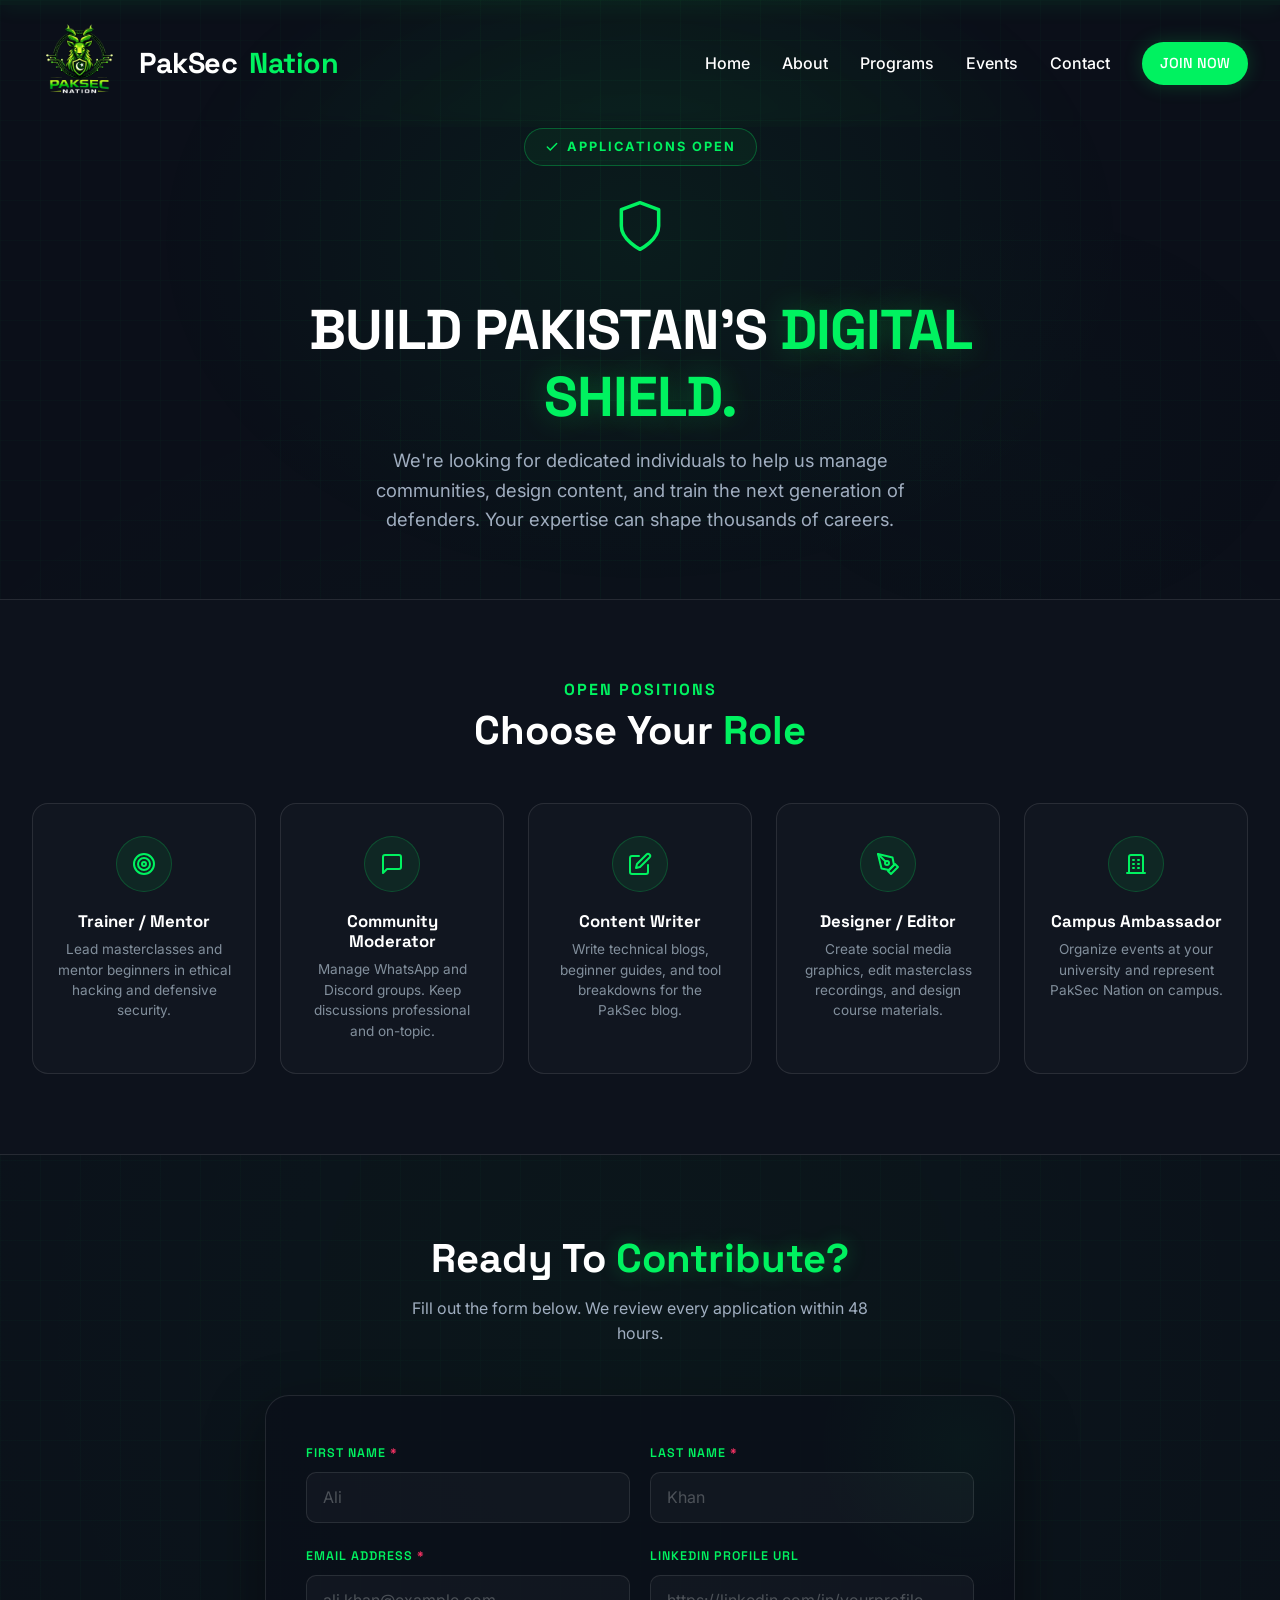
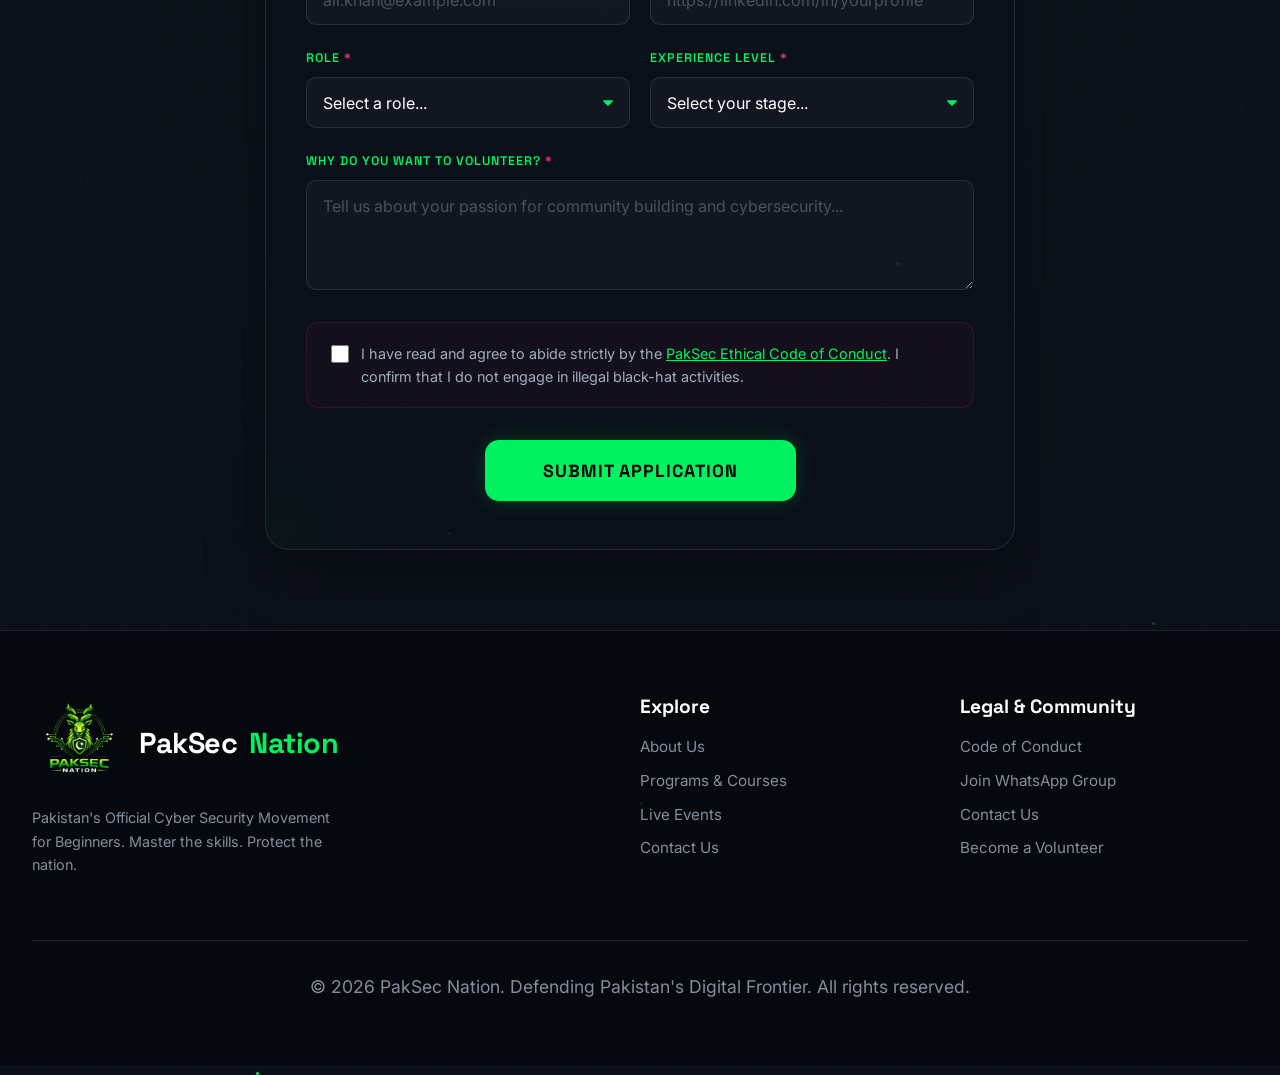
<file: volunteer.html>
<!DOCTYPE html>
<html lang="en">

<head>
    <meta charset="UTF-8">
    <meta name="viewport" content="width=device-width, initial-scale=1.0">
    <title>Volunteer Application | PakSec Nation</title>
    <meta name="description" content="Apply to become a volunteer, trainer, or community manager at PakSec Nation.">
    <link rel="stylesheet" href="css/global.css">
    <style>
        /* Hero */
        .vol-hero {
            position: relative;
            min-height: 65vh;
            display: flex;
            align-items: center;
            justify-content: center;
            text-align: center;
            padding: 8rem 1.25rem 4rem;
            overflow: hidden;
        }

        .vol-hero::before {
            content: '';
            position: absolute;
            inset: 0;
            background:
                radial-gradient(ellipse 700px 500px at 50% 40%, rgba(0, 242, 96, 0.06) 0%, transparent 70%),
                radial-gradient(ellipse 400px 300px at 80% 70%, rgba(0, 75, 35, 0.04) 0%, transparent 70%);
            pointer-events: none;
        }

        .vol-hero-grid {
            position: absolute;
            inset: 0;
            background-image:
                linear-gradient(rgba(0, 242, 96, 0.03) 1px, transparent 1px),
                linear-gradient(90deg, rgba(0, 242, 96, 0.03) 1px, transparent 1px);
            background-size: 40px 40px;
            mask-image: radial-gradient(circle at center, black 0%, transparent 70%);
            -webkit-mask-image: radial-gradient(circle at center, black 0%, transparent 70%);
            pointer-events: none;
        }

        .vol-hero-content {
            position: relative;
            z-index: 2;
            max-width: 750px;
        }

        .vol-hero-badge {
            display: inline-flex;
            align-items: center;
            gap: 8px;
            border: 1px solid rgba(0, 242, 96, 0.3);
            color: var(--color-primary);
            padding: 8px 20px;
            border-radius: 100px;
            font-size: 0.8rem;
            font-weight: 700;
            text-transform: uppercase;
            letter-spacing: 2px;
            margin-bottom: 1.5rem;
            background: rgba(0, 242, 96, 0.05);
            animation: fadeInDown 0.8s ease-out;
        }

        .vol-hero-icon {
            font-size: 3.5rem;
            margin-bottom: 1rem;
            animation: fadeInDown 0.6s ease-out;
        }

        .vol-hero h1 {
            font-size: clamp(2.2rem, 5vw, 3.5rem);
            margin-bottom: 1rem;
            animation: fadeInDown 1s ease-out 0.15s both;
        }

        .vol-hero h1 span {
            color: var(--color-primary);
            text-shadow: 0 0 30px rgba(0, 242, 96, 0.3);
        }

        .vol-hero p {
            font-size: 1.15rem;
            color: #a0aec0;
            max-width: 600px;
            margin: 0 auto;
            animation: fadeInUp 1s ease-out 0.3s both;
        }

        @keyframes fadeInDown {
            from { opacity: 0; transform: translateY(-25px); }
            to { opacity: 1; transform: translateY(0); }
        }

        @keyframes fadeInUp {
            from { opacity: 0; transform: translateY(25px); }
            to { opacity: 1; transform: translateY(0); }
        }

        @media (max-width: 600px) {
            .vol-hero {
                min-height: 55vh;
                padding: 7rem 1rem 3rem;
            }
        }

        /* Roles Section */
        .roles-section {
            padding: 5rem 0;
            background: #0d121c;
            border-top: 1px solid var(--color-border);
            border-bottom: 1px solid var(--color-border);
            position: relative;
        }

        .roles-grid {
            display: grid;
            grid-template-columns: repeat(auto-fit, minmax(220px, 1fr));
            gap: 1.5rem;
            margin-top: 3rem;
        }

        .role-card {
            padding: 2rem 1.5rem;
            background: rgba(255, 255, 255, 0.02);
            border: 1px solid var(--color-border);
            border-radius: 16px;
            text-align: center;
            transition: all 0.4s cubic-bezier(0.175, 0.885, 0.32, 1.275);
            cursor: default;
        }

        .role-card:hover {
            transform: translateY(-8px);
            border-color: var(--color-primary);
            box-shadow: 0 20px 40px rgba(0, 0, 0, 0.3), 0 0 30px rgba(0, 242, 96, 0.08);
        }

        .role-card-icon {
            width: 56px;
            height: 56px;
            border-radius: 50%;
            background: rgba(0, 242, 96, 0.08);
            border: 1px solid rgba(0, 242, 96, 0.2);
            display: flex;
            align-items: center;
            justify-content: center;
            margin: 0 auto 1.2rem;
            font-size: 1.5rem;
            transition: all 0.4s ease;
        }

        .role-card:hover .role-card-icon {
            background: var(--color-primary);
            box-shadow: 0 0 25px rgba(0, 242, 96, 0.4);
            transform: scale(1.1);
        }

        .role-card h4 {
            color: #fff;
            font-size: 1.05rem;
            margin-bottom: 0.5rem;
        }

        .role-card p {
            font-size: 0.85rem;
            color: var(--color-text-muted);
            margin-bottom: 0;
            line-height: 1.5;
        }

        /* Form Section */
        .form-section {
            padding: 5rem 0;
        }

        .form-wrapper {
            max-width: 750px;
            margin: 0 auto;
            position: relative;
        }

        .form-header {
            text-align: center;
            margin-bottom: 3rem;
        }

        .form-header h2 {
            font-size: clamp(1.8rem, 3.5vw, 2.5rem);
            margin-bottom: 0.8rem;
        }

        .form-header h2 span {
            color: var(--color-primary);
            text-shadow: 0 0 20px rgba(0, 242, 96, 0.3);
        }

        .form-header p {
            color: #a0aec0;
            font-size: 1rem;
            max-width: 500px;
            margin: 0 auto;
        }

        .form-card {
            background: rgba(11, 15, 25, 0.8);
            border: 1px solid var(--color-border);
            border-radius: 24px;
            padding: 3rem 2.5rem;
            position: relative;
            overflow: hidden;
            box-shadow: 0 20px 60px rgba(0, 0, 0, 0.4);
        }

        .form-card::before {
            content: '';
            position: absolute;
            top: -100px;
            right: -100px;
            width: 300px;
            height: 300px;
            background: radial-gradient(circle, rgba(0, 242, 96, 0.04) 0%, transparent 70%);
            pointer-events: none;
        }

        .form-card::after {
            content: '';
            position: absolute;
            bottom: -80px;
            left: -80px;
            width: 200px;
            height: 200px;
            background: radial-gradient(circle, rgba(0, 242, 96, 0.03) 0%, transparent 70%);
            pointer-events: none;
        }

        .form-card-inner {
            position: relative;
            z-index: 1;
        }

        .form-row {
            display: grid;
            grid-template-columns: 1fr 1fr;
            gap: 1.2rem;
        }

        .form-group {
            margin-bottom: 1.5rem;
        }

        .form-group label {
            display: block;
            margin-bottom: 0.5rem;
            color: var(--color-primary);
            font-family: var(--font-heading);
            font-size: 0.78rem;
            font-weight: 600;
            text-transform: uppercase;
            letter-spacing: 1px;
        }

        .form-group label span.required {
            color: var(--color-error);
        }

        .form-control {
            width: 100%;
            padding: 0.9rem 1rem;
            background: rgba(255, 255, 255, 0.03);
            border: 1px solid var(--color-border);
            border-radius: 10px;
            color: var(--color-text-main);
            font-family: var(--font-body);
            font-size: 1rem;
            transition: all 0.2s ease;
        }

        .form-control::placeholder {
            color: rgba(255, 255, 255, 0.25);
        }

        .form-control:focus {
            outline: none;
            border-color: var(--color-primary);
            background: rgba(0, 242, 96, 0.04);
            box-shadow: 0 0 0 3px rgba(0, 242, 96, 0.1);
        }

        select.form-control {
            cursor: pointer;
            appearance: none;
            background-image: url('data:image/svg+xml;charset=US-ASCII,%3Csvg%20xmlns%3D%22http%3A%2F%2Fwww.w3.org%2F2000%2Fsvg%22%20width%3D%22292.4%22%20height%3D%22292.4%22%3E%3Cpath%20fill%3D%22%2300F260%22%20d%3D%22M287%2069.4a17.6%2017.6%200%200%200-13-5.4H18.4c-5%200-9.3%201.8-12.9%205.4A17.6%2017.6%200%200%200%200%2082.2c0%205%201.8%209.3%205.4%2012.9l128%20127.9c3.6%203.6%207.8%205.4%2012.8%205.4s9.2-1.8%2012.8-5.4L287%2095c3.5-3.5%205.4-7.8%205.4-12.8%200-5-1.9-9.2-5.5-12.8z%22%2F%3E%3C%2Fsvg%3E');
            background-repeat: no-repeat;
            background-position: right 1rem top 50%;
            background-size: 0.65rem auto;
        }

        textarea.form-control {
            resize: vertical;
            min-height: 110px;
        }

        .checkbox-container {
            display: flex;
            align-items: flex-start;
            gap: 12px;
            padding: 1.2rem 1.5rem;
            background: rgba(255, 51, 102, 0.04);
            border: 1px solid rgba(255, 51, 102, 0.15);
            border-radius: 12px;
            margin-bottom: 2rem;
        }

        .checkbox-container input {
            margin-top: 3px;
            accent-color: var(--color-primary);
            width: 18px;
            height: 18px;
            cursor: pointer;
            flex-shrink: 0;
        }

        .checkbox-container label {
            color: #a0aec0;
            font-size: 0.9rem;
            cursor: pointer;
            text-transform: none;
            letter-spacing: 0;
            font-family: var(--font-body);
            font-weight: 400;
            margin-bottom: 0;
        }

        .checkbox-container label a {
            color: var(--color-primary);
            text-decoration: underline;
        }

        .form-submit {
            text-align: center;
        }

        .form-submit .btn {
            padding: 1.1rem 3.5rem;
            font-size: 1.1rem;
            letter-spacing: 1px;
            border-radius: 14px;
        }

        @media (max-width: 768px) {
            .form-card {
                padding: 2rem 1.5rem;
            }

            .form-row {
                grid-template-columns: 1fr;
                gap: 0;
            }

            .roles-grid {
                grid-template-columns: 1fr 1fr;
            }
        }

        @media (max-width: 480px) {
            .roles-grid {
                grid-template-columns: 1fr;
                max-width: 300px;
                margin-left: auto;
                margin-right: auto;
            }
        }
    </style>
</head>

<body>
    <div class="scanline"></div>

    <!-- Navigation -->
    <nav class="navbar" style="background: transparent; border-bottom: none;">
        <div class="container">
            <a href="index.html" class="nav-brand">
                <img src="assets/DSADas.png" alt="PakSec Nation Logo">
                PakSec<span>Nation</span>
            </a>
            <button class="mobile-menu-btn">&#9776;</button>
            <div class="nav-links">
                <a href="index.html">Home</a>
                <a href="about.html">About</a>
                <a href="programs.html">Programs</a>
                <a href="events.html">Events</a>
                <a href="contact.html">Contact</a>
                <a href="join.html" class="btn btn-primary" style="padding: 0.5rem 1rem; font-size: 0.9rem;">Join
                    Now</a>
            </div>
        </div>
    </nav>

    <!-- Hero -->
    <header class="vol-hero">
        <div class="vol-hero-grid"></div>
        <div class="vol-hero-content">
            <div class="vol-hero-badge">
                <svg viewBox="0 0 24 24" width="14" height="14" fill="none" stroke="#00F260" stroke-width="2.5" stroke-linecap="round"><polyline points="20 6 9 17 4 12"/></svg>
                Applications Open
            </div>
            <div class="vol-hero-icon">
                <svg viewBox="0 0 24 24" width="56" height="56" fill="none" stroke="#00F260" stroke-width="1.5" stroke-linecap="round" stroke-linejoin="round"><path d="M12 22s8-4 8-10V5l-8-3-8 3v7c0 6 8 10 8 10z"/></svg>
            </div>
            <h1>Build Pakistan's <span>Digital Shield.</span></h1>
            <p>We're looking for dedicated individuals to help us manage communities, design content, and train the next generation of defenders. Your expertise can shape thousands of careers.</p>
        </div>
    </header>

    <!-- Roles -->
    <section class="roles-section">
        <div class="container">
            <div class="text-center reveal">
                <h2 style="color: var(--color-primary); font-size: 1rem; text-transform: uppercase; letter-spacing: 2px; margin-bottom: 0.5rem;">Open Positions</h2>
                <h2 style="font-size: clamp(1.8rem, 3.5vw, 2.5rem);">Choose Your <span style="color: var(--color-primary);">Role</span></h2>
            </div>

            <div class="roles-grid">
                <div class="role-card reveal-scale">
                    <div class="role-card-icon">
                        <svg viewBox="0 0 24 24" width="24" height="24" fill="none" stroke="#00F260" stroke-width="2" stroke-linecap="round" stroke-linejoin="round"><circle cx="12" cy="12" r="10"/><circle cx="12" cy="12" r="6"/><circle cx="12" cy="12" r="2"/></svg>
                    </div>
                    <h4>Trainer / Mentor</h4>
                    <p>Lead masterclasses and mentor beginners in ethical hacking and defensive security.</p>
                </div>
                <div class="role-card reveal-scale delay-100">
                    <div class="role-card-icon">
                        <svg viewBox="0 0 24 24" width="24" height="24" fill="none" stroke="#00F260" stroke-width="2" stroke-linecap="round" stroke-linejoin="round"><path d="M21 15a2 2 0 01-2 2H7l-4 4V5a2 2 0 012-2h14a2 2 0 012 2z"/></svg>
                    </div>
                    <h4>Community Moderator</h4>
                    <p>Manage WhatsApp and Discord groups. Keep discussions professional and on-topic.</p>
                </div>
                <div class="role-card reveal-scale delay-200">
                    <div class="role-card-icon">
                        <svg viewBox="0 0 24 24" width="24" height="24" fill="none" stroke="#00F260" stroke-width="2" stroke-linecap="round" stroke-linejoin="round"><path d="M11 4H4a2 2 0 00-2 2v14a2 2 0 002 2h14a2 2 0 002-2v-7"/><path d="M18.5 2.5a2.121 2.121 0 013 3L12 15l-4 1 1-4 9.5-9.5z"/></svg>
                    </div>
                    <h4>Content Writer</h4>
                    <p>Write technical blogs, beginner guides, and tool breakdowns for the PakSec blog.</p>
                </div>
                <div class="role-card reveal-scale delay-300">
                    <div class="role-card-icon">
                        <svg viewBox="0 0 24 24" width="24" height="24" fill="none" stroke="#00F260" stroke-width="2" stroke-linecap="round" stroke-linejoin="round"><path d="M12 19l7-7 3 3-7 7-3-3z"/><path d="M18 13l-1.5-7.5L2 2l3.5 14.5L13 18l5-5z"/><path d="M2 2l7.586 7.586"/><circle cx="11" cy="11" r="2"/></svg>
                    </div>
                    <h4>Designer / Editor</h4>
                    <p>Create social media graphics, edit masterclass recordings, and design course materials.</p>
                </div>
                <div class="role-card reveal-scale delay-300">
                    <div class="role-card-icon">
                        <svg viewBox="0 0 24 24" width="24" height="24" fill="none" stroke="#00F260" stroke-width="2" stroke-linecap="round" stroke-linejoin="round"><path d="M3 21h18M9 8h1M9 12h1M9 16h1M14 8h1M14 12h1M14 16h1M5 21V5a2 2 0 012-2h10a2 2 0 012 2v16"/></svg>
                    </div>
                    <h4>Campus Ambassador</h4>
                    <p>Organize events at your university and represent PakSec Nation on campus.</p>
                </div>
            </div>
        </div>
    </section>

    <!-- Application Form -->
    <section class="form-section">
        <div class="container">
            <div class="form-wrapper">
                <div class="form-header reveal">
                    <h2>Ready To <span>Contribute?</span></h2>
                    <p>Fill out the form below. We review every application within 48 hours.</p>
                </div>

                <div class="form-card reveal-scale">
                    <div class="form-card-inner">
                        <form action="https://script.google.com/macros/s/AKfycbzPBdgek4qdgWCAtEM0yFV9cBwjVjkazVR7Mw0euCyhHWqUcjwPBW228nZWadwjThZj/exec" method="POST" id="volunteerForm">
                            <input type="hidden" name="formType" value="volunteer">

                            <div class="form-row">
                                <div class="form-group">
                                    <label for="firstName">First Name <span class="required">*</span></label>
                                    <input type="text" id="firstName" name="firstName" class="form-control" required placeholder="Ali">
                                </div>
                                <div class="form-group">
                                    <label for="lastName">Last Name <span class="required">*</span></label>
                                    <input type="text" id="lastName" name="lastName" class="form-control" required placeholder="Khan">
                                </div>
                            </div>

                            <div class="form-row">
                                <div class="form-group">
                                    <label for="email">Email Address <span class="required">*</span></label>
                                    <input type="email" id="email" name="email" class="form-control" required placeholder="ali.khan@example.com">
                                </div>
                                <div class="form-group">
                                    <label for="linkedin">LinkedIn Profile URL</label>
                                    <input type="url" id="linkedin" name="linkedin" class="form-control" placeholder="https://linkedin.com/in/yourprofile">
                                </div>
                            </div>

                            <div class="form-row">
                                <div class="form-group">
                                    <label for="role">Role <span class="required">*</span></label>
                                    <select id="role" name="role" class="form-control" required>
                                        <option value="" disabled selected>Select a role...</option>
                                        <option value="trainer">Cybersecurity Trainer / Mentor (Technical)</option>
                                        <option value="community">Community Moderator (WhatsApp/Discord)</option>
                                        <option value="content">Content Writer / Technical Blogger</option>
                                        <option value="design">Graphic Designer / Video Editor</option>
                                        <option value="campus">Campus Ambassador / Event Organizer</option>
                                    </select>
                                </div>
                                <div class="form-group">
                                    <label for="experience">Experience Level <span class="required">*</span></label>
                                    <select id="experience" name="experience" class="form-control" required>
                                        <option value="" disabled selected>Select your stage...</option>
                                        <option value="student">University Student</option>
                                        <option value="junior">Junior Professional (1-2 years)</option>
                                        <option value="mid">Mid-Level Professional (3-5 years)</option>
                                        <option value="senior">Senior Expert (5+ years)</option>
                                    </select>
                                </div>
                            </div>

                            <div class="form-group">
                                <label for="motivation">Why do you want to volunteer? <span class="required">*</span></label>
                                <textarea id="motivation" name="motivation" class="form-control" required placeholder="Tell us about your passion for community building and cybersecurity..."></textarea>
                            </div>

                            <div class="checkbox-container">
                                <input type="checkbox" id="codeOfConduct" name="codeOfConduct" required>
                                <label for="codeOfConduct">I have read and agree to abide strictly by the <a href="conduct.html">PakSec Ethical Code of Conduct</a>. I confirm that I do not engage in illegal black-hat activities.</label>
                            </div>

                            <div class="form-submit">
                                <button type="submit" class="btn btn-primary">Submit Application</button>
                            </div>
                        </form>
                    </div>
                </div>
            </div>
        </div>
    </section>

    <!-- Footer -->
    <footer class="footer">
        <div class="container">
            <div class="footer-grid">
                <div class="footer-brand">
                    <a href="index.html" class="nav-brand">
                        <img src="assets/DSADas.png" alt="PakSec Nation Logo">
                        PakSec<span>Nation</span>
                    </a>
                    <p>Pakistan's Official Cyber Security Movement for Beginners. Master the skills. Protect the nation.</p>
                </div>
                <div class="footer-links">
                    <h4>Explore</h4>
                    <ul>
                        <li><a href="about.html">About Us</a></li>
                        <li><a href="programs.html">Programs & Courses</a></li>
                        <li><a href="events.html">Live Events</a></li>
                        <li><a href="contact.html">Contact Us</a></li>
                    </ul>
                </div>
                <div class="footer-links">
                    <h4>Legal & Community</h4>
                    <ul>
                        <li><a href="conduct.html">Code of Conduct</a></li>
                        <li><a href="join.html">Join WhatsApp Group</a></li>
                        <li><a href="contact.html">Contact Us</a></li>
                        <li><a href="join.html#volunteer">Become a Volunteer</a></li>
                    </ul>
                </div>
            </div>
            <div class="footer-bottom">
                <p>&copy; 2026 PakSec Nation. Defending Pakistan's Digital Frontier. All rights reserved.</p>
            </div>
        </div>
    </footer>

    <script src="js/app.js"></script>
</body>

</html>
</file>
<file: css/global.css>
/* global.css - PakSec Nation Design System */

@import url('https://fonts.googleapis.com/css2?family=Inter:wght@400;500;600&family=Space+Grotesk:wght@500;700&display=swap');

:root {
  /* Colors */
  --color-bg: #0B0F19;
  /* Obsidian Black */
  --color-primary: #00F260;
  /* Matrix Green */
  --color-secondary: #004B23;
  /* Crescent Green */
  --color-text-main: #FFFFFF;
  /* Pure White */
  --color-text-muted: #828F9C;
  /* Steel Gray */
  --color-surface: rgba(255, 255, 255, 0.03);
  --color-surface-hover: rgba(255, 255, 255, 0.08);
  --color-border: rgba(255, 255, 255, 0.1);
  --color-error: #FF3366;

  /* Typography */
  --font-heading: 'Space Grotesk', sans-serif;
  --font-body: 'Inter', sans-serif;

  /* Spacing */
  --space-xs: 0.5rem;
  --space-sm: 1rem;
  --space-md: 2rem;
  --space-lg: 4rem;
  --space-xl: 10rem;


  /* Transitions & Effects */
  --transition-fast: 0.2s ease;
  --transition-normal: 0.3s ease;
  --shadow-glow: 0 0 20px rgba(0, 242, 96, 0.2);
  --border-radius-sm: 4px;
  --border-radius-md: 8px;
  --border-radius-lg: 16px;
}

/* Reset & Base Styles */
* {
  margin: 0;
  padding: 0;
  box-sizing: border-box;
}

html {
  scroll-behavior: smooth;
}

body {
  background-color: var(--color-bg);
  background-image: 
    radial-gradient(circle at 50% 50%, rgba(0, 242, 96, 0.03) 0%, transparent 70%),
    linear-gradient(rgba(0, 242, 96, 0.02) 1px, transparent 1px),
    linear-gradient(90deg, rgba(0, 242, 96, 0.02) 1px, transparent 1px);
  background-size: 100% 100%, 40px 40px, 40px 40px;
  color: var(--color-text-main);
  font-family: var(--font-body);
  line-height: 1.6;
  overflow-x: hidden;
  -webkit-font-smoothing: antialiased;
}

/* Awesome Utils */
.glow-text {
  text-shadow: 0 0 15px rgba(0, 242, 96, 0.5);
}

.glow-border {
  position: relative;
}

.glow-border::after {
  content: '';
  position: absolute;
  inset: -1px;
  background: linear-gradient(45deg, var(--color-primary), transparent, var(--color-primary));
  opacity: 0;
  transition: opacity 0.3s;
  z-index: -1;
  border-radius: inherit;
}

.glow-border:hover::after {
  opacity: 0.5;
}

/* Cyber Scanning Line */
.scanline {
  position: fixed;
  top: 0;
  left: 0;
  width: 100%;
  height: 5px;
  background: rgba(0, 242, 96, 0.05);
  box-shadow: 0 0 20px rgba(0, 242, 96, 0.2);
  z-index: 9999;
  pointer-events: none;
  animation: scan 10s linear infinite;
}

@keyframes scan {
  from { top: -5%; }
  to { top: 105%; }
}


/* Animations */
@keyframes pageFadeIn {
  from {
    opacity: 0;
    transform: translateY(10px);
  }

  to {
    opacity: 1;
    transform: translateY(0);
  }
}

@keyframes pageFadeOut {
  from {
    opacity: 1;
    transform: translateY(0);
  }

  to {
    opacity: 0;
    transform: translateY(-10px);
  }
}

.page-enter {
  animation: pageFadeIn 0.6s cubic-bezier(0.2, 0.8, 0.2, 1) forwards;
}

/* Scroll Reveal Animations */
.reveal {
  opacity: 0;
  transform: translateY(30px);
  transition: all 0.8s cubic-bezier(0.5, 0, 0, 1);
}

.reveal.active {
  opacity: 1;
  transform: translateY(0);
}

.reveal-left {
  opacity: 0;
  transform: translateX(-40px);
  transition: all 0.8s cubic-bezier(0.5, 0, 0, 1);
}

.reveal-left.active {
  opacity: 1;
  transform: translateX(0);
}

.reveal-right {
  opacity: 0;
  transform: translateX(40px);
  transition: all 0.8s cubic-bezier(0.5, 0, 0, 1);
}

.reveal-right.active {
  opacity: 1;
  transform: translateX(0);
}

.reveal-scale {
  opacity: 0;
  transform: scale(0.9);
  transition: all 0.8s cubic-bezier(0.5, 0, 0, 1);
}

.reveal-scale.active {
  opacity: 1;
  transform: scale(1);
}

/* Floating Particles */
@keyframes floatUp {
  0% {
    opacity: 0;
    transform: translateY(0) scale(0);
  }
  10% {
    opacity: 1;
  }
  90% {
    opacity: 1;
  }
  100% {
    opacity: 0;
    transform: translateY(-100vh) scale(1);
  }
}

body::after {
  content: '';
  position: fixed;
  width: 3px;
  height: 3px;
  background: var(--color-primary);
  border-radius: 50%;
  bottom: -10px;
  left: 20%;
  box-shadow:
    0 0 6px rgba(0, 242, 96, 0.4),
    80vw -10vh 0 0 rgba(0, 242, 96, 0.2),
    30vw -30vh 0 0 rgba(0, 242, 96, 0.15),
    70vw -50vh 0 0 rgba(0, 242, 96, 0.25),
    15vw -60vh 0 0 rgba(0, 242, 96, 0.1),
    85vw -80vh 0 0 rgba(0, 242, 96, 0.2),
    50vw -90vh 0 0 rgba(0, 242, 96, 0.15);
  animation: floatUp 15s linear infinite;
  pointer-events: none;
  z-index: 0;
}

/* Enhanced button transitions */
.btn {
  position: relative;
  overflow: hidden;
}

.btn::after {
  content: '';
  position: absolute;
  top: 50%;
  left: 50%;
  width: 0;
  height: 0;
  background: rgba(255, 255, 255, 0.15);
  border-radius: 50%;
  transform: translate(-50%, -50%);
  transition: width 0.5s ease, height 0.5s ease;
}

.btn:active::after {
  width: 300px;
  height: 300px;
}

/* Smooth glass card tilt on hover */
.glass-card {
  transform-style: preserve-3d;
  will-change: transform;
}

/* Stagger reveals */
.delay-100 {
  transition-delay: 100ms;
}

.delay-200 {
  transition-delay: 200ms;
}

.delay-300 {
  transition-delay: 300ms;
}

.delay-400 {
  transition-delay: 400ms;
}

/* Typography */
h1,
h2,
h3,
h4,
h5,
h6 {
  font-family: var(--font-heading);
  font-weight: 700;
  line-height: 1.2;
  margin-bottom: var(--space-sm);
}

h1 {
  font-size: clamp(2.5rem, 5vw, 4.5rem);
  text-transform: uppercase;
  letter-spacing: -1px;
}

h2 {
  font-size: clamp(2rem, 4vw, 3rem);
}

h3 {
  font-size: clamp(1.5rem, 3vw, 2rem);
}

p {
  color: var(--color-text-muted);
  margin-bottom: var(--space-md);
  font-size: 1.1rem;
}

a {
  color: var(--color-primary);
  text-decoration: none;
  transition: color var(--transition-fast);
}

a:hover {
  color: #fff;
}

ul {
  list-style: none;
}

/* Layout Classes */
.container {
  max-width: 1400px;
  margin: 0 auto;
  padding: 0 var(--space-md);
}


.section {
  padding: var(--space-xl) 0;
}

.text-center {
  text-align: center;
}

.mt-1 {
  margin-top: var(--space-sm);
}

.mt-2 {
  margin-top: var(--space-md);
}

.mt-3 {
  margin-top: var(--space-lg);
}

.mb-1 {
  margin-bottom: var(--space-sm);
}

.mb-2 {
  margin-bottom: var(--space-md);
}

.mb-3 {
  margin-bottom: var(--space-lg);
}

/* Buttons */
.btn {
  display: inline-flex;
  align-items: center;
  justify-content: center;
  padding: 0.8rem 2rem;
  font-family: var(--font-heading);
  font-size: 1.1rem;
  font-weight: 700;
  text-transform: uppercase;
  border-radius: 200px;
  cursor: pointer;
  transition: all var(--transition-normal);
  text-decoration: none;
  border: 2px solid transparent;
}

.btn-primary {
  background-color: var(--color-primary);
  color: #000;
  /* Fixed contrast for bright green background */
  box-shadow: var(--shadow-glow);
}

.btn-primary:hover {
  background-color: #00d655;
  /* Slightly darker green on hover instead of transparent */
  color: #000;
  border-color: #00d655;
  box-shadow: none;
}

.btn-secondary {
  background-color: transparent;
  color: var(--color-text-main);
  border-color: var(--color-border);
}

.btn-secondary:hover {
  border-color: var(--color-primary);
  color: var(--color-primary);
}

/* Glassmorphism Common Utilities */
.glass-card {
  background: var(--color-surface);
  backdrop-filter: blur(10px);
  -webkit-backdrop-filter: blur(10px);
  border: 1px solid var(--color-border);
  border-radius: var(--border-radius-md);
  padding: var(--space-md);
  transition: transform var(--transition-normal), border-color var(--transition-normal), box-shadow var(--transition-normal);
}

.glass-card:hover {
  transform: translateY(-5px);
  border-color: var(--color-primary);
  background: var(--color-surface-hover);
  box-shadow: 0 10px 30px rgba(0, 242, 96, 0.15);
}

/* Navigation Base */
.navbar {
  position: fixed;
  top: 0;
  left: 0;
  width: 100%;
  padding: 1rem 0;

  z-index: 1000;
  transition: all var(--transition-normal);
  background: rgba(11, 15, 25, 0.8);
  backdrop-filter: blur(10px);
  border-bottom: 1px solid var(--color-border);
}

.navbar .container {
  display: flex;
  justify-content: space-between;
  align-items: center;
}

.nav-brand {
  font-family: var(--font-heading);
  font-size: 1.8rem;
  font-weight: 700;
  color: var(--color-text-main);
  display: flex;
  align-items: center;
  gap: 12px;
  letter-spacing: -0.5px;
}

.nav-brand img {
  height: 95px;
  width: auto;
  transition: transform var(--transition-normal);
}


.nav-brand span {
  color: var(--color-primary);
}

.nav-links {
  display: flex;
  gap: 2rem;
  align-items: center;
}

.nav-links a {
  color: var(--color-text-main);
  font-weight: 500;
  font-size: 1rem;
}

.nav-links a:hover,
.nav-links a.active {
  color: var(--color-primary);
}

.mobile-menu-btn {
  display: none;
  background: none;
  border: 2px solid var(--color-border);
  color: var(--color-text-main);
  font-size: 1.5rem;
  cursor: pointer;
  border-radius: 6px;
  width: 42px;
  height: 42px;
  align-items: center;
  justify-content: center;
  line-height: 1;
  transition: all var(--transition-fast);
}

.mobile-menu-btn:hover {
  border-color: var(--color-primary);
  color: var(--color-primary);
}

/* Footer Base */
.footer {
  background-color: #05080c;
  padding: var(--space-lg) 0 var(--space-md);
  border-top: 1px solid var(--color-border);
}

.footer-grid {
  display: grid;
  grid-template-columns: 2fr 1fr 1fr;
  gap: var(--space-md);
  margin-bottom: var(--space-md);
}

.footer-brand p {
  font-size: 0.9rem;
  margin-top: var(--space-sm);
  max-width: 300px;
}

.footer-links h4 {
  font-size: 1.2rem;
  margin-bottom: var(--space-sm);
}

.footer-links ul li {
  margin-bottom: 0.5rem;
}

.footer-links a {
  color: var(--color-text-muted);
  font-size: 0.95rem;
}

.footer-links a:hover {
  color: var(--color-primary);
}

.footer-bottom {
  text-align: center;
  padding-top: var(--space-md);
  border-top: 1px solid var(--color-border);
  color: var(--color-text-muted);
  font-size: 0.9rem;
}

/* Toast Notifications */
.toast-notification {
  position: fixed;
  right: 2rem;
  transform: translateX(120%);
  display: flex;
  align-items: center;
  gap: 12px;
  padding: 1rem 1.5rem;
  border-radius: 12px;
  font-family: var(--font-body);
  font-size: 0.95rem;
  font-weight: 500;
  z-index: 10000;
  pointer-events: auto;
  opacity: 0;
  transition: all 0.4s cubic-bezier(0.175, 0.885, 0.32, 1.275);
  box-shadow: 0 10px 40px rgba(0, 0, 0, 0.4);
  max-width: 90vw;
  backdrop-filter: blur(10px);
  -webkit-backdrop-filter: blur(10px);
}

.toast-show {
  opacity: 1;
  transform: translateX(0);
}

.toast-exit {
  opacity: 0;
  transform: translateX(120%);
}

.toast-success {
  background: rgba(0, 242, 96, 0.12);
  border: 1px solid rgba(0, 242, 96, 0.4);
  color: var(--color-primary);
}

.toast-error {
  background: rgba(255, 51, 102, 0.12);
  border: 1px solid rgba(255, 51, 102, 0.4);
  color: #FF3366;
}

.toast-icon {
  flex-shrink: 0;
  width: 32px;
  height: 32px;
  border-radius: 50%;
  display: flex;
  align-items: center;
  justify-content: center;
}

.toast-success .toast-icon {
  background: rgba(0, 242, 96, 0.15);
}

.toast-error .toast-icon {
  background: rgba(255, 51, 102, 0.15);
}

.toast-message {
  flex: 1;
  line-height: 1.4;
}

.toast-close {
  background: none;
  border: none;
  color: inherit;
  font-size: 1.3rem;
  cursor: pointer;
  opacity: 0.6;
  padding: 0 4px;
  line-height: 1;
  transition: opacity 0.2s ease;
}

.toast-close:hover {
  opacity: 1;
}

/* Inline Form Status Messages */
.form-status {
  display: flex;
  align-items: center;
  gap: 10px;
  margin-top: 1.2rem;
  padding: 1rem 1.25rem;
  border-radius: 12px;
  font-family: var(--font-body);
  font-size: 0.95rem;
  font-weight: 500;
  line-height: 1.4;
  opacity: 0;
  transform: translateY(10px);
  transition: opacity 0.5s ease, transform 0.5s ease;
  pointer-events: none;
  max-height: 0;
  overflow: hidden;
  margin-top: 0;
  padding-top: 0;
  padding-bottom: 0;
}

.form-status.visible {
  opacity: 1;
  transform: translateY(0);
  pointer-events: auto;
  max-height: 200px;
  margin-top: 1.2rem;
  padding: 1rem 1.25rem;
}

.form-status-success {
  background: rgba(0, 242, 96, 0.1);
  border: 1px solid rgba(0, 242, 96, 0.3);
  color: var(--color-primary);
}

.form-status-error {
  background: rgba(255, 51, 102, 0.1);
  border: 1px solid rgba(255, 51, 102, 0.3);
  color: #FF3366;
}

.form-status-icon {
  flex-shrink: 0;
  width: 28px;
  height: 28px;
  border-radius: 50%;
  display: flex;
  align-items: center;
  justify-content: center;
}

.form-status-success .form-status-icon {
  background: rgba(0, 242, 96, 0.15);
}

.form-status-error .form-status-icon {
  background: rgba(255, 51, 102, 0.15);
}

.form-status-text {
  flex: 1;
}

/* Responsive - Tablet */
@media (max-width: 1024px) {
  .container {
    padding: 0 1.5rem;
  }

  .footer-grid {
    grid-template-columns: 1fr 1fr;
    gap: var(--space-md);
  }
}

/* Responsive - Mobile */
@media (max-width: 768px) {
  :root {
    --space-xl: 4rem;
    --space-lg: 2.5rem;
    --space-md: 1.5rem;
  }

  .container {
    padding: 0 1.25rem;
  }

  .section {
    padding: 4rem 0;
  }

  h1 {
    font-size: clamp(2rem, 8vw, 3rem);
    letter-spacing: -0.5px;
  }

  h2 {
    font-size: clamp(1.6rem, 6vw, 2.2rem);
  }

  h3 {
    font-size: clamp(1.2rem, 5vw, 1.6rem);
  }

  p {
    font-size: 1rem;
    margin-bottom: 1.25rem;
  }

  /* Navbar mobile */
  .navbar {
    padding: 1rem 0;
  }

  .nav-brand {
    font-size: 1.25rem;
    gap: 8px;
  }

  .nav-brand img {
    height: 50px !important;
  }

  /* Mobile menu - hidden off screen by default */
  .nav-links {
    position: fixed;
    top: 0;
    right: -100%;
    width: min(80%, 320px);
    height: 100vh;
    height: 100dvh;
    background: #0d1120;
    flex-direction: column;
    justify-content: center;
    align-items: center;
    gap: 2rem;
    transition: right 0.35s cubic-bezier(0.4, 0, 0.2, 1);
    border-left: 1px solid var(--color-border);
    z-index: 999;
    overflow-y: auto;
    padding: 2rem 1.5rem;
    box-shadow: -10px 0 40px rgba(0, 0, 0, 0.5);
  }

  /* Revealed state */
  .nav-links.active {
    right: 0;
  }

  /* Individual nav link tap targets */
  .nav-links a {
    font-size: 1.15rem;
    padding: 0.5rem 0;
    width: 100%;
    text-align: center;
  }

  /* Show hamburger button */
  .mobile-menu-btn {
    display: flex;
    z-index: 1001;
  }

  /* Overlay behind menu */
  .nav-links.active::before {
    content: '';
    position: fixed;
    top: 0;
    left: 0;
    width: 100vw;
    height: 100vh;
    background: rgba(0, 0, 0, 0.5);
    z-index: -1;
    backdrop-filter: blur(2px);
  }

  /* Buttons */
  .btn {
    padding: 0.75rem 1.5rem;
    font-size: 0.95rem;
    width: 100%;
    max-width: 320px;
    text-align: center;
  }

  /* Glass card */
  .glass-card {
    padding: 1.5rem;
  }

  /* Mobile performance: disable heavy effects */
  .scanline {
    display: none;
  }

  body::after {
    display: none;
  }

  .glow-border::after {
    display: none;
  }

  /* Simplify transitions on mobile */
  .reveal {
    transition-duration: 0.5s;
  }

  .reveal-left,
  .reveal-right {
    transition-duration: 0.5s;
  }

  .reveal-scale {
    transition-duration: 0.5s;
  }

  .glass-card,
  .diff-card,
  .why-stat-card,
  .event-card,
  .future-card {
    transition-duration: 0.25s;
  }

  /* Disable hover transforms that cause layout shifts on mobile scroll */
  .glass-card:hover {
    transform: none;
  }

  .diff-card:hover {
    transform: none;
  }

  .event-card:hover {
    transform: none;
  }

  .future-card:hover {
    transform: none;
  }

  .why-stat-card:hover {
    transform: none;
  }

  /* Footer */
  .footer-grid {
    grid-template-columns: 1fr;
    gap: 2rem;
  }

  .footer-brand p {
    max-width: 100%;
  }

  .footer {
    padding: 3rem 0 2rem;
  }

  .toast-notification {
    bottom: 1rem;
    left: 1rem;
    right: 1rem;
    transform: translateX(0) translateY(100px);
    max-width: none;
  }

  .toast-show {
    transform: translateX(0) translateY(0);
  }

  .toast-exit {
    transform: translateX(0) translateY(20px);
  }
}

/* Responsive - Small Mobile */
@media (max-width: 480px) {
  :root {
    --space-xl: 3rem;
    --space-lg: 2rem;
  }

  .container {
    padding: 0 1rem;
  }

  .btn {
    padding: 0.7rem 1.25rem;
    font-size: 0.9rem;
  }

  .nav-brand {
    font-size: 1.4rem;
  }
}
</file>
